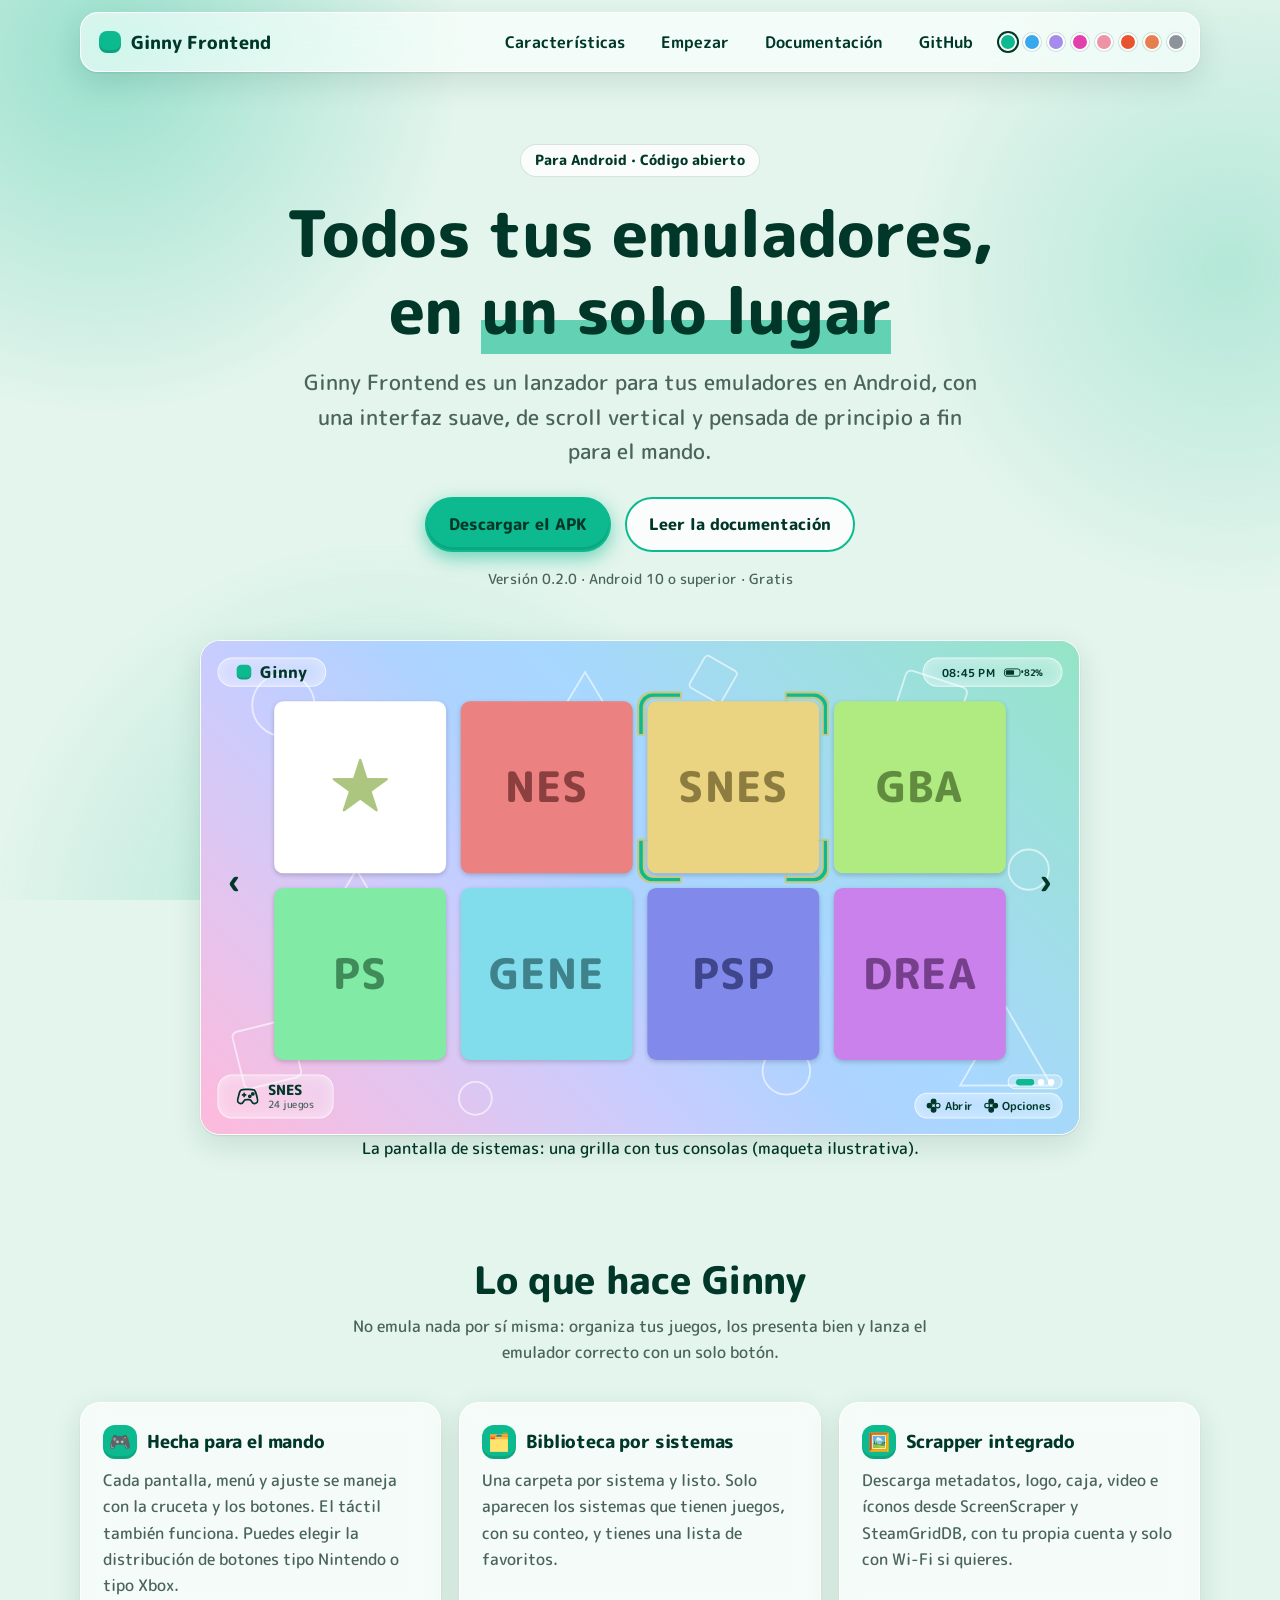
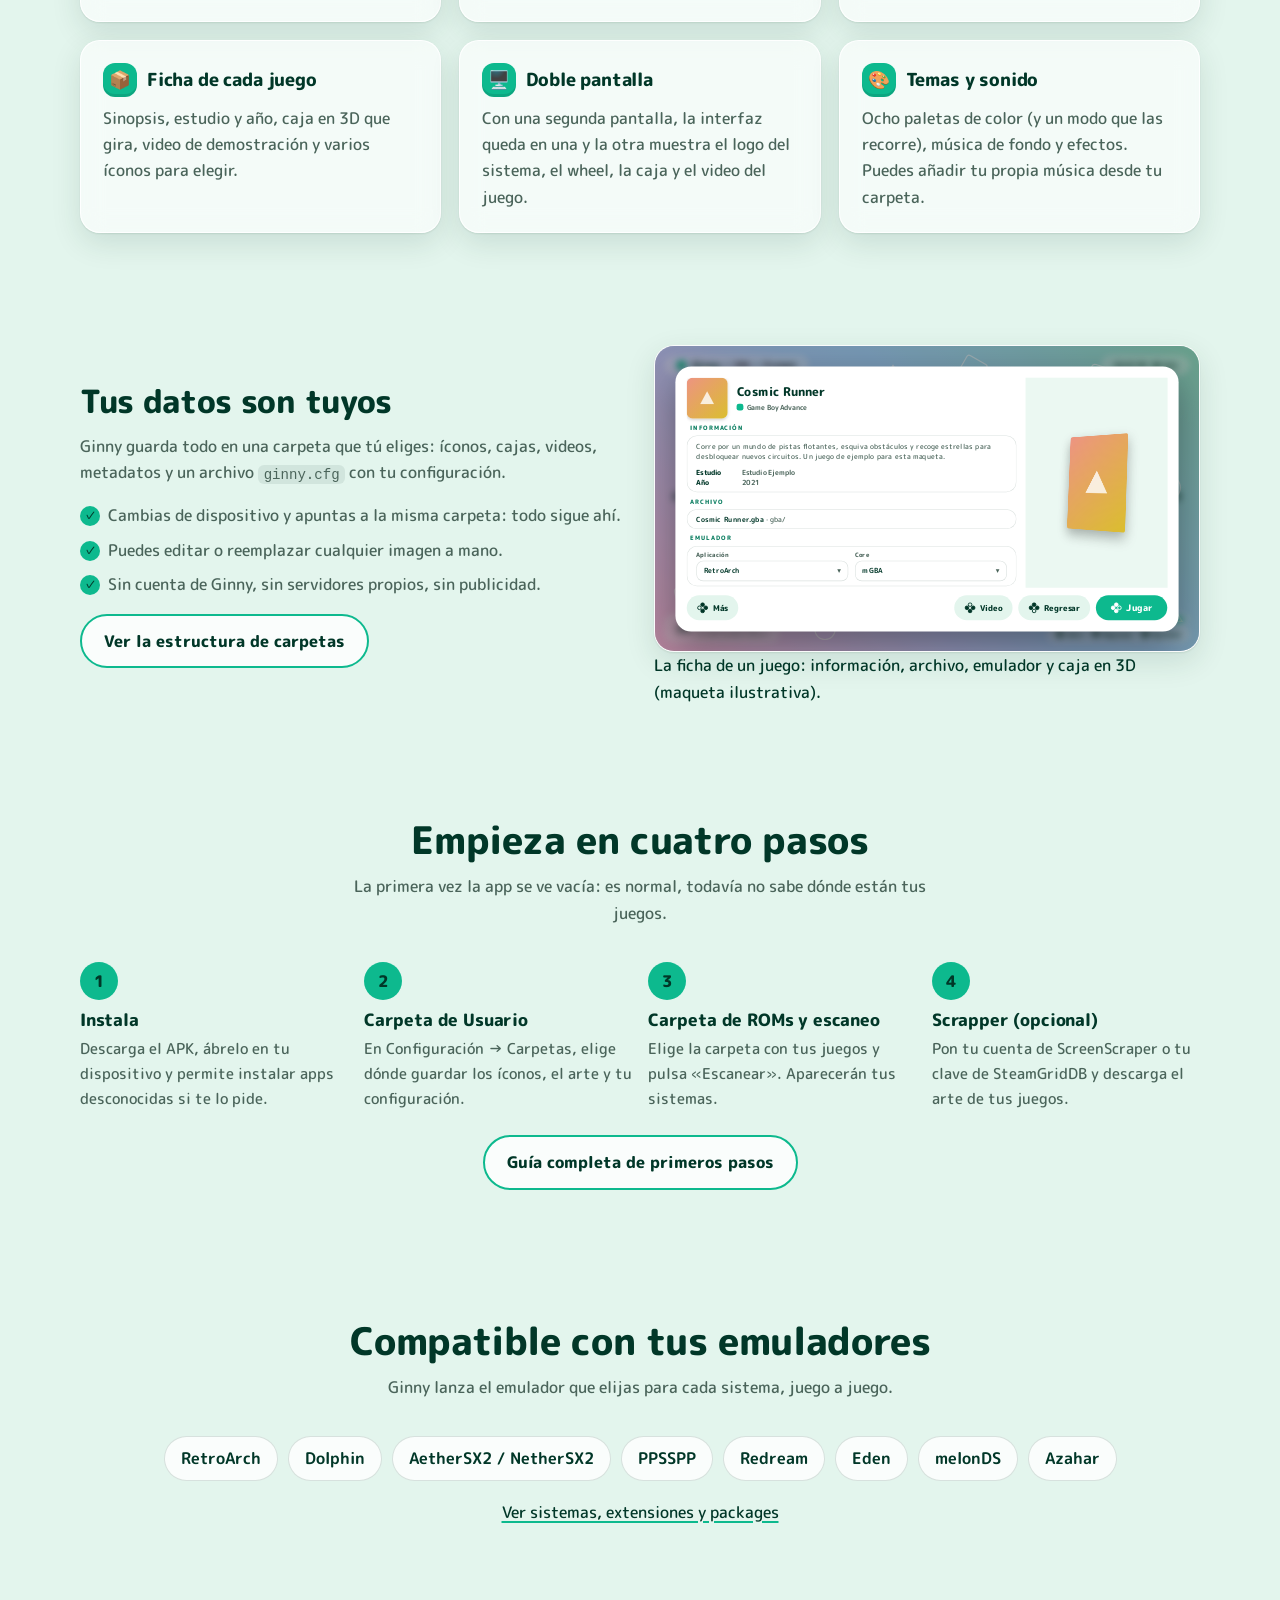
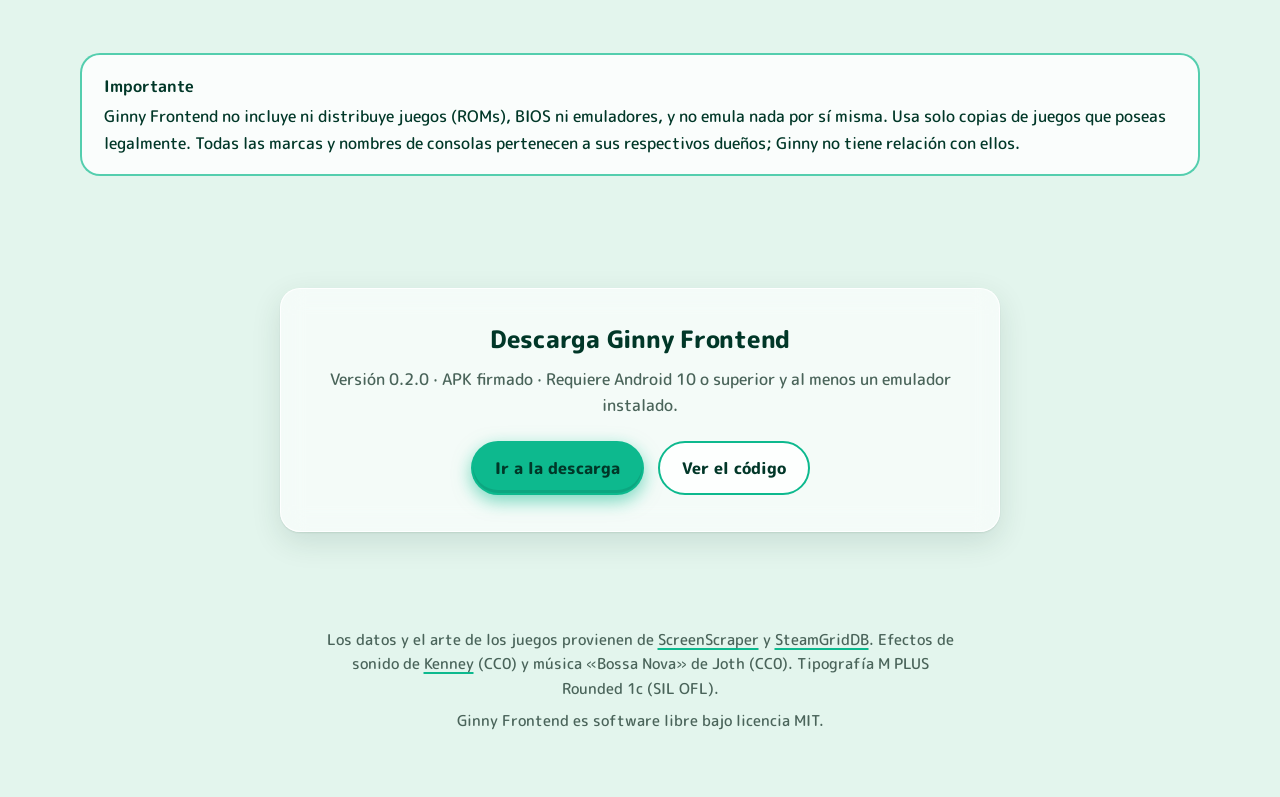
<file: site/index.html>
<!doctype html>
<html lang="es">
<head>
  <meta charset="utf-8">
  <meta name="viewport" content="width=device-width, initial-scale=1">
  <title>Ginny Frontend</title>
  <meta name="description" content="Ginny Frontend es un lanzador de emuladores para Android: biblioteca por sistemas, navegación completa con mando, ficha de cada juego y scrapper integrado.">
  <meta property="og:title" content="Ginny Frontend">
  <meta property="og:description" content="El lanzador para tus emuladores en Android, pensado para el mando.">
  <meta property="og:type" content="website">
  <link rel="icon" href="data:image/svg+xml,%3Csvg xmlns='http://www.w3.org/2000/svg' viewBox='0 0 32 32'%3E%3Crect width='32' height='32' rx='9' fill='%230db98e'/%3E%3C/svg%3E">
  <link rel="preconnect" href="https://fonts.googleapis.com">
  <link rel="preconnect" href="https://fonts.gstatic.com" crossorigin>
  <link href="https://fonts.googleapis.com/css2?family=M+PLUS+Rounded+1c:wght@500;700;800&display=swap" rel="stylesheet">
  <link rel="stylesheet" href="assets/style.css">
  <link rel="stylesheet" href="assets/mock.css">
</head>
<body>
  <header class="nav">
    <div class="wrap nav-inner">
      <a class="brand" href="./"><span class="brand-dot" aria-hidden="true"></span>Ginny Frontend</a>
      <a class="link hide-sm" href="#caracteristicas">Características</a>
      <a class="link hide-sm" href="#empezar">Empezar</a>
      <a class="link" href="docs.html">Documentación</a>
      <a class="link hide-sm" href="https://github.com/sanchezmendozajean/ginny-frontend">GitHub</a>
      <div class="themes" role="group" aria-label="Tema de color"></div>
    </div>
  </header>

  <main>
    <section class="hero wrap">
      <span class="eyebrow">Para Android · Código abierto</span>
      <h1>Todos tus emuladores, en <em>un solo lugar</em></h1>
      <p class="lead">Ginny Frontend es un lanzador para tus emuladores en Android, con una interfaz suave, de scroll vertical y pensada de principio a fin para el mando.</p>
      <div class="cta">
        <a class="btn primary" href="https://github.com/sanchezmendozajean/ginny-frontend/releases/latest">Descargar el APK</a>
        <a class="btn ghost" href="docs.html">Leer la documentación</a>
      </div>
      <p class="meta">Versión 0.2.0 · Android 10 o superior · Gratis</p>

      <figure class="shot">
          <div class="shot-frame mockframe" role="img" aria-label="Maqueta de la pantalla de sistemas"><div class="mock"><svg class="m-bgshapes"></svg><div class="m-ui">
<div class="m-header">
  <div class="m-glass"><span class="m-logo"></span><span class="m-hname">Ginny</span></div>
  <div class="m-glass"><span class="m-clock">08:45 PM</span><span class="m-batt"><i></i>82%</span></div>
</div><div class="m-content"><div class="m-arrow">‹</div><div class="m-grid" style="--cols:4"><div class="m-cell"><div class="m-tile"><span class="m-star">★</span></div></div><div class="m-cell"><div class="m-tile" style="background:#eb8181"><b style="color:#8c3f3f">NES</b></div></div><div class="m-cell"><div class="m-tile" style="background:#ebd481"><b style="color:#8c7c3f">SNES</b></div><div class="m-cursor"><span class="a"></span><span class="b"></span><span class="c"></span><span class="d"></span></div></div><div class="m-cell"><div class="m-tile" style="background:#afeb81"><b style="color:#618c3f">GBA</b></div></div><div class="m-cell"><div class="m-tile" style="background:#81eba6"><b style="color:#3f8c5a">PS</b></div></div><div class="m-cell"><div class="m-tile" style="background:#81ddeb"><b style="color:#3f828c">GENE</b></div></div><div class="m-cell"><div class="m-tile" style="background:#818aeb"><b style="color:#3f468c">PSP</b></div></div><div class="m-cell"><div class="m-tile" style="background:#cb81eb"><b style="color:#753f8c">DREA</b></div></div></div><div class="m-arrow">›</div></div>
<div class="m-footer">
  <div class="m-glass"><svg class="m-gp"></svg><div class="m-sel"><strong>SNES</strong><small>24 juegos</small></div></div>
  <div class="m-right">
    <div class="m-dots"><i class="on"></i><i></i><i></i></div>
    <div class="m-glass m-legend"><span class="m-leg"><i class="fb" data-b="A"></i>Abrir</span><span class="m-leg"><i class="fb" data-b="Y"></i>Opciones</span></div>
  </div>
</div></div></div></div>
          <figcaption>La pantalla de sistemas: una grilla con tus consolas (maqueta ilustrativa).</figcaption>
        </figure>
    </section>

    <section class="block wrap" id="caracteristicas">
      <div class="section-head">
        <h2>Lo que hace Ginny</h2>
        <p>No emula nada por sí misma: organiza tus juegos, los presenta bien y lanza el emulador correcto con un solo botón.</p>
      </div>
      <div class="grid">
        <article class="card"><h3><span class="ico" aria-hidden="true">🎮</span>Hecha para el mando</h3><p>Cada pantalla, menú y ajuste se maneja con la cruceta y los botones. El táctil también funciona. Puedes elegir la distribución de botones tipo Nintendo o tipo Xbox.</p></article>
        <article class="card"><h3><span class="ico" aria-hidden="true">🗂️</span>Biblioteca por sistemas</h3><p>Una carpeta por sistema y listo. Solo aparecen los sistemas que tienen juegos, con su conteo, y tienes una lista de favoritos.</p></article>
        <article class="card"><h3><span class="ico" aria-hidden="true">🖼️</span>Scrapper integrado</h3><p>Descarga metadatos, logo, caja, video e íconos desde ScreenScraper y SteamGridDB, con tu propia cuenta y solo con Wi-Fi si quieres.</p></article>
        <article class="card"><h3><span class="ico" aria-hidden="true">📦</span>Ficha de cada juego</h3><p>Sinopsis, estudio y año, caja en 3D que gira, video de demostración y varios íconos para elegir.</p></article>
        <article class="card"><h3><span class="ico" aria-hidden="true">🖥️</span>Doble pantalla</h3><p>Con una segunda pantalla, la interfaz queda en una y la otra muestra el logo del sistema, el wheel, la caja y el video del juego.</p></article>
        <article class="card"><h3><span class="ico" aria-hidden="true">🎨</span>Temas y sonido</h3><p>Ocho paletas de color (y un modo que las recorre), música de fondo y efectos. Puedes añadir tu propia música desde tu carpeta.</p></article>
      </div>
    </section>

    <section class="block wrap">
      <div class="two">
        <div>
          <h2>Tus datos son tuyos</h2>
          <p>Ginny guarda todo en una carpeta que tú eliges: íconos, cajas, videos, metadatos y un archivo <code>ginny.cfg</code> con tu configuración.</p>
          <ul class="ticks">
            <li>Cambias de dispositivo y apuntas a la misma carpeta: todo sigue ahí.</li>
            <li>Puedes editar o reemplazar cualquier imagen a mano.</li>
            <li>Sin cuenta de Ginny, sin servidores propios, sin publicidad.</li>
          </ul>
          <a class="btn ghost" href="docs.html#carpeta-usuario">Ver la estructura de carpetas</a>
        </div>
        <figure class="shot">
          <div class="shot-frame mockframe" role="img" aria-label="Maqueta de la ficha de un juego"><div class="mock"><svg class="m-bgshapes"></svg><div class="m-ui blurred">
<div class="m-header">
  <div class="m-glass"><span class="m-logo"></span><span class="m-hname">Ginny</span><span class="m-sep">/</span><span class="m-hsys">GBA</span><span class="m-sep">/</span><span class="m-hsys">8 juegos</span></div>
  <div class="m-glass"><span class="m-clock">08:45 PM</span><span class="m-batt"><i></i>82%</span></div>
</div><div class="m-content"><div class="m-arrow">‹</div><div class="m-grid" style="--cols:4"><div class="m-cell"><div class="m-tile g t" style="--gh:10"></div><div class="m-cursor"><span class="a"></span><span class="b"></span><span class="c"></span><span class="d"></span></div></div><div class="m-cell"><div class="m-tile g c" style="--gh:200"></div></div><div class="m-cell"><div class="m-tile g s" style="--gh:120"></div></div><div class="m-cell"><div class="m-tile g st" style="--gh:290"></div></div><div class="m-cell"><div class="m-tile g c" style="--gh:40"></div></div><div class="m-cell"><div class="m-tile g s" style="--gh:330"></div></div><div class="m-cell"><div class="m-tile g st" style="--gh:170"></div></div><div class="m-cell"><div class="m-tile g t" style="--gh:250"></div></div></div><div class="m-arrow">›</div></div>
<div class="m-footer">
  <div class="m-glass"><svg class="m-gp"></svg><div class="m-sel"><strong>Cosmic Runner</strong><small>Estudio Ejemplo (2021)</small></div></div>
  <div class="m-right">
    <div class="m-dots"><i class="on"></i></div>
    <div class="m-glass m-legend"><span class="m-leg"><i class="fb" data-b="A"></i>Abrir</span><span class="m-leg"><i class="fb" data-b="B"></i>Regresar</span><span class="m-leg"><i class="fb" data-b="Y"></i>Opciones</span></div>
  </div>
</div></div>
<div class="m-scrim"></div>
<div class="m-card"><div class="m-game">
  <div class="m-body">
    <div class="m-left">
      <div class="m-head"><div class="m-cell"><div class="m-tile g t" style="--gh:10"></div></div><div><h3>Cosmic Runner</h3><div class="m-chip"><i></i>Game Boy Advance</div></div></div>
      <div class="m-sec"><label>Información</label><div class="m-box"><p>Corre por un mundo de pistas flotantes, esquiva obstáculos y recoge estrellas para desbloquear nuevos circuitos. Un juego de ejemplo para esta maqueta.</p>
        <div class="m-fact"><b>Estudio</b><span>Estudio Ejemplo</span></div>
        <div class="m-fact"><b>Año</b><span>2021</span></div></div></div>
      <div class="m-sec"><label>Archivo</label><div class="m-box"><b style="font-size:13px">Cosmic Runner.gba</b> <span style="font-size:12px;color:var(--muted);font-weight:500">· gba/</span></div></div>
      <div class="m-sec"><label>Emulador</label><div class="m-box"><div class="m-two"><div><small>Aplicación</small><div class="m-drop">RetroArch</div></div><div><small>Core</small><div class="m-drop">mGBA</div></div></div></div></div>
    </div>
    <div class="m-side3d"><div class="m-box3d" style="--gh:10"><div class="s"></div><div class="f"></div></div></div>
  </div>
  
<div class="m-actions">
  <span class="m-act"><i class="fb big" data-b="Y"></i>Más</span>
  
  <span class="m-spacer"></span>
  <span class="m-act"><i class="fb big" data-b="X"></i>Video</span>
  <span class="m-act"><i class="fb big" data-b="B"></i>Regresar</span>
  <span class="m-act play"><i class="fb big" data-b="A"></i>Jugar</span>
</div>
  
</div></div></div></div>
          <figcaption>La ficha de un juego: información, archivo, emulador y caja en 3D (maqueta ilustrativa).</figcaption>
        </figure>
      </div>
    </section>

    <section class="block wrap" id="empezar">
      <div class="section-head">
        <h2>Empieza en cuatro pasos</h2>
        <p>La primera vez la app se ve vacía: es normal, todavía no sabe dónde están tus juegos.</p>
      </div>
      <ol class="steps">
        <li><h3>Instala</h3><p>Descarga el APK, ábrelo en tu dispositivo y permite instalar apps desconocidas si te lo pide.</p></li>
        <li><h3>Carpeta de Usuario</h3><p>En Configuración → Carpetas, elige dónde guardar los íconos, el arte y tu configuración.</p></li>
        <li><h3>Carpeta de ROMs y escaneo</h3><p>Elige la carpeta con tus juegos y pulsa «Escanear». Aparecerán tus sistemas.</p></li>
        <li><h3>Scrapper (opcional)</h3><p>Pon tu cuenta de ScreenScraper o tu clave de SteamGridDB y descarga el arte de tus juegos.</p></li>
      </ol>
      <p style="text-align:center;margin-top:24px"><a class="btn ghost" href="docs.html#primeros-pasos">Guía completa de primeros pasos</a></p>
    </section>

    <section class="block wrap">
      <div class="section-head">
        <h2>Compatible con tus emuladores</h2>
        <p>Ginny lanza el emulador que elijas para cada sistema, juego a juego.</p>
      </div>
      <ul class="chips">
        <li>RetroArch</li><li>Dolphin</li><li>AetherSX2 / NetherSX2</li><li>PPSSPP</li><li>Redream</li>
        <li>Eden</li><li>melonDS</li><li>Azahar</li>
      </ul>
      <p style="text-align:center;margin-top:18px"><a href="docs.html#emuladores">Ver sistemas, extensiones y packages</a></p>
    </section>

    <section class="block wrap">
      <div class="notice">
        <strong>Importante</strong>
        <p>Ginny Frontend no incluye ni distribuye juegos (ROMs), BIOS ni emuladores, y no emula nada por sí misma. Usa solo copias de juegos que poseas legalmente. Todas las marcas y nombres de consolas pertenecen a sus respectivos dueños; Ginny no tiene relación con ellos.</p>
      </div>
    </section>

    <section class="block wrap download" id="descargar">
      <div class="card">
        <h2>Descarga Ginny Frontend</h2>
        <p style="margin:12px 0 22px;color:var(--muted)">Versión 0.2.0 · APK firmado · Requiere Android 10 o superior y al menos un emulador instalado.</p>
        <div class="cta">
          <a class="btn primary" href="https://github.com/sanchezmendozajean/ginny-frontend/releases/latest">Ir a la descarga</a>
          <a class="btn ghost" href="https://github.com/sanchezmendozajean/ginny-frontend">Ver el código</a>
        </div>
      </div>
    </section>
  </main>

  <footer class="site wrap">
    <p>Los datos y el arte de los juegos provienen de <a href="https://www.screenscraper.fr">ScreenScraper</a> y <a href="https://www.steamgriddb.com">SteamGridDB</a>. Efectos de sonido de <a href="https://kenney.nl">Kenney</a> (CC0) y música «Bossa Nova» de Joth (CC0). Tipografía M PLUS Rounded 1c (SIL OFL).</p>
    <p>Ginny Frontend es software libre bajo licencia MIT.</p>
  </footer>

  <script src="assets/site.js"></script>
</body>
</html>
</file>
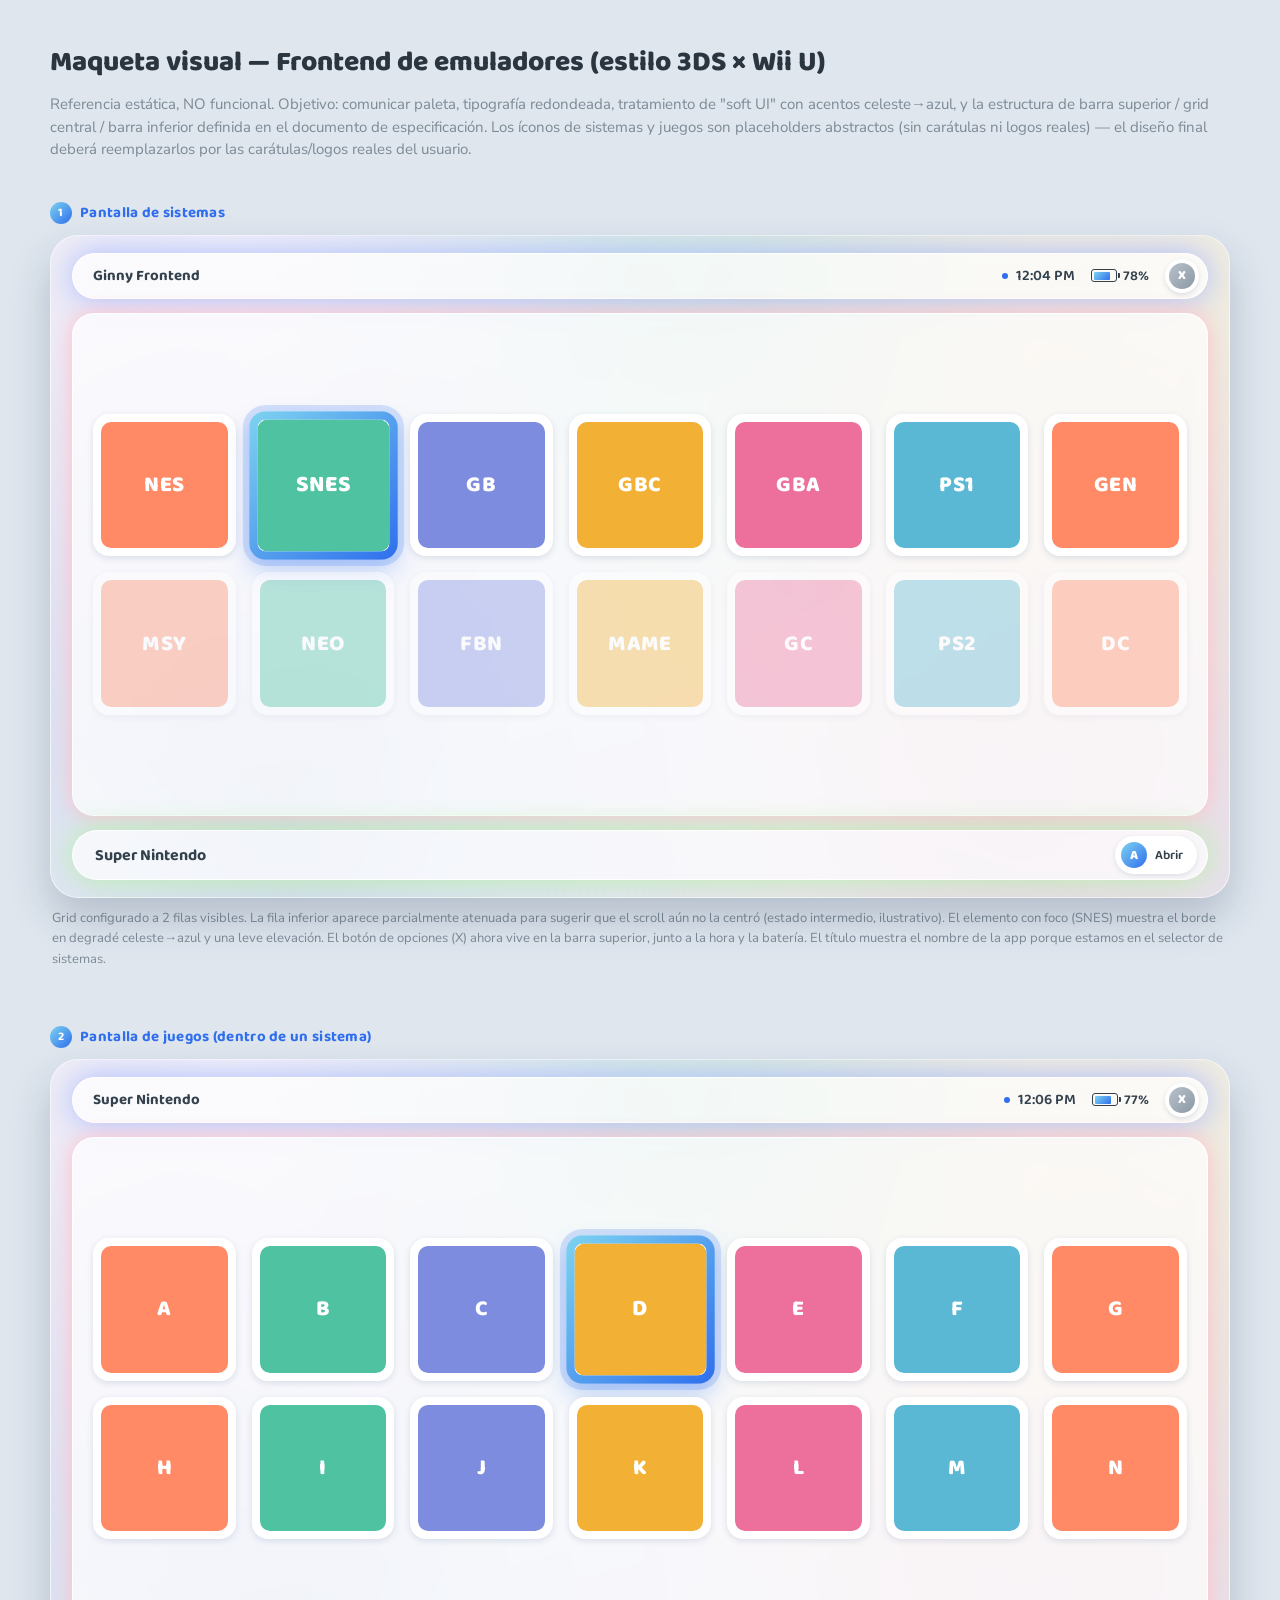
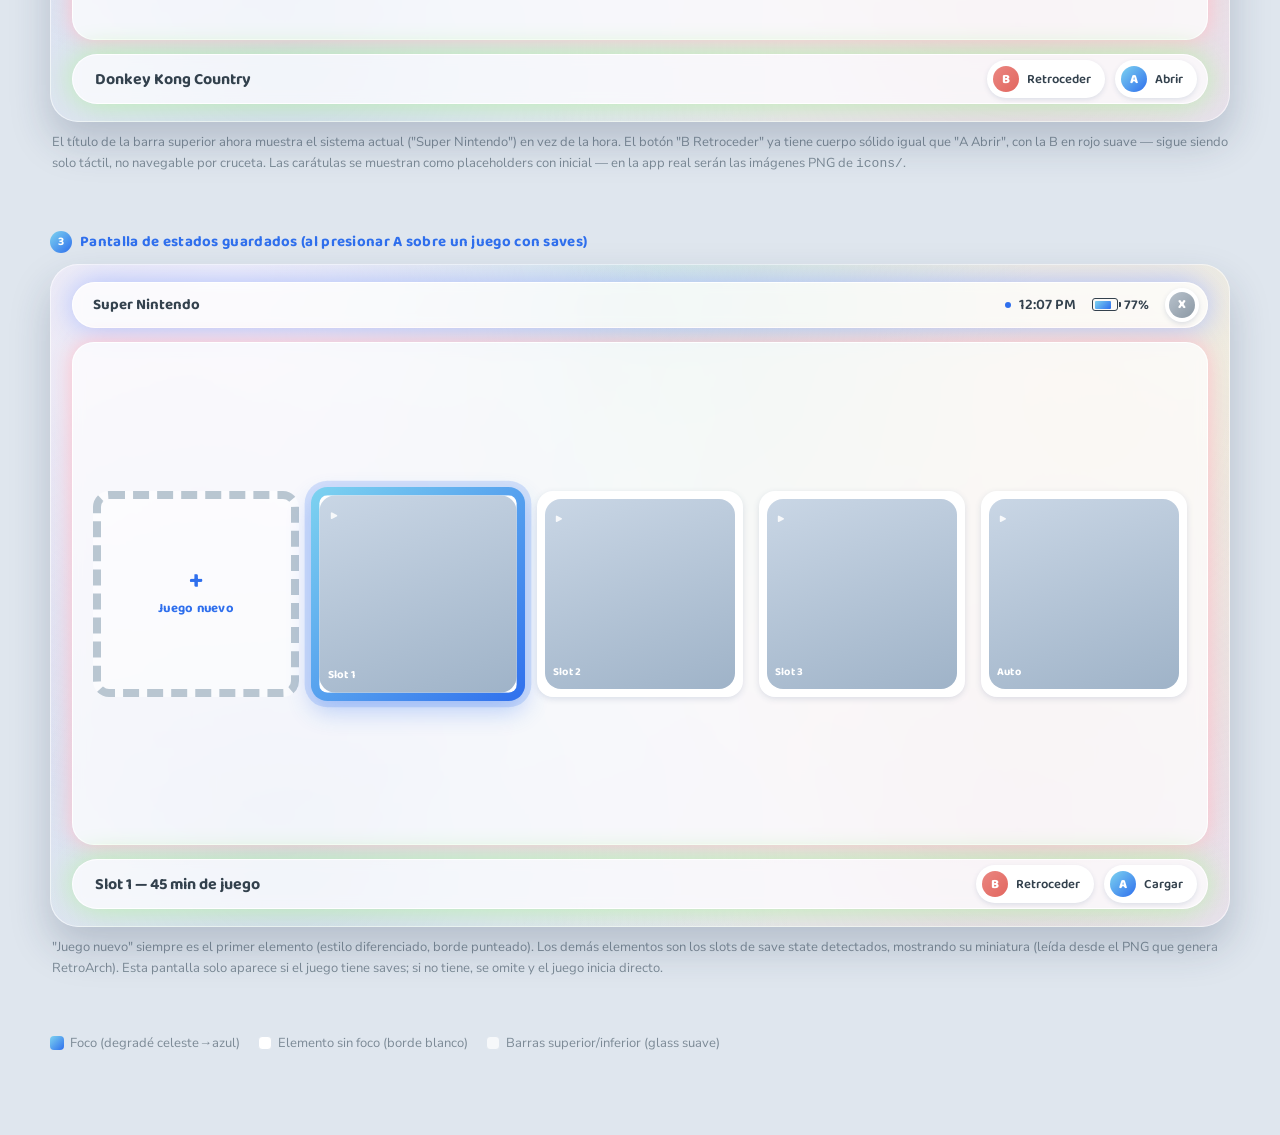
<file: docs/mockup-visual.html>
<!DOCTYPE html>
<html lang="es">
<head>
<meta charset="UTF-8">
<title>Maqueta visual — Frontend de emuladores</title>
<link rel="preconnect" href="https://fonts.googleapis.com">
<link href="https://fonts.googleapis.com/css2?family=Baloo+2:wght@500;600;700;800&family=Nunito+Sans:wght@400;600;700;800&display=swap" rel="stylesheet">
<style>
  :root{
    --bg-page: #dfe6ee;
    --shell-bg:
      radial-gradient(circle at 12% 18%, rgba(168,140,214,0.28), transparent 42%),
      radial-gradient(circle at 50% 6%, rgba(120,200,175,0.30), transparent 46%),
      radial-gradient(circle at 88% 20%, rgba(240,214,150,0.32), transparent 46%),
      radial-gradient(circle at 20% 88%, rgba(120,150,215,0.26), transparent 46%),
      radial-gradient(circle at 82% 85%, rgba(220,140,185,0.26), transparent 46%),
      linear-gradient(160deg,#f2f4f8 0%, #eaeef4 100%);
    --card-bg: #ffffff;
    --card-shadow: 0 6px 14px rgba(60,90,130,0.14), 0 1px 2px rgba(60,90,130,0.10);
    --text-primary: #33414d;
    --text-secondary: #7c8a96;
    --text-inverse: #ffffff;
    --accent-celeste: #7dd3f0;
    --accent-blue: #2f6fed;
    --accent-gradient: linear-gradient(135deg, var(--accent-celeste), var(--accent-blue));
    --accent-red: #e2665f;
    --accent-red-soft: #ea8781;
    --bar-bg: rgba(255,255,255,0.72);
    --bar-border: rgba(255,255,255,0.9);
    --unfocused-border: #ffffff;
    --unfocused-shadow: 0 2px 6px rgba(60,90,130,0.16);
    --radius-lg: 22px;
    --radius-md: 16px;
    --radius-sm: 10px;
    --system-a: #ff8a65;
    --system-b: #4fc3a1;
    --system-c: #7e8ce0;
    --system-d: #f2b134;
    --system-e: #ec6f9c;
    --system-f: #5bb8d4;
  }

  *{ box-sizing: border-box; }

  body{
    margin:0;
    background: var(--bg-page);
    font-family: 'Nunito Sans', sans-serif;
    color: var(--text-primary);
    padding: 40px 24px 80px;
  }

  .page-title{
    max-width: 1180px;
    margin: 0 auto 8px;
    font-family:'Baloo 2', sans-serif;
    font-weight:800;
    font-size: 28px;
    color:#2a3540;
  }
  .page-subtitle{
    max-width: 1180px;
    margin: 0 auto 40px;
    color: var(--text-secondary);
    font-size:15px;
    line-height:1.5;
  }

  .frame-block{
    max-width: 1180px;
    margin: 0 auto 56px;
  }
  .frame-label{
    font-family:'Baloo 2', sans-serif;
    font-weight:700;
    font-size: 15px;
    letter-spacing:.02em;
    color: var(--accent-blue);
    margin-bottom: 10px;
    display:flex;
    align-items:center;
    gap:8px;
  }
  .frame-label .num{
    width:22px; height:22px;
    border-radius:50%;
    background:var(--accent-gradient);
    color:#fff;
    font-size:12px;
    display:flex;align-items:center;justify-content:center;
  }
  .frame-note{
    font-size: 13px;
    color: var(--text-secondary);
    margin: 10px 2px 0;
    line-height:1.55;
  }

  /* ---------- Device shell ---------- */
  .shell{
    aspect-ratio: 16/9;
    width: 100%;
    background: var(--shell-bg);
    border-radius: 28px;
    box-shadow: 0 20px 40px rgba(30,50,80,0.22), inset 0 0 0 1px rgba(255,255,255,0.6);
    padding: 18px 22px;
    display:flex;
    flex-direction:column;
    position:relative;
    overflow:hidden;
  }
  .shell::before{
    content:"";
    position:absolute; inset:0;
    background: radial-gradient(circle at 15% 0%, rgba(255,255,255,0.55), transparent 45%);
    pointer-events:none;
  }

  /* ---------- Top bar ---------- */
  .topbar{
    height: 46px;
    background: var(--bar-bg);
    border: 1px solid var(--bar-border);
    border-radius: 999px;
    display:flex;
    align-items:center;
    justify-content:space-between;
    padding: 0 8px 0 20px;
    backdrop-filter: blur(6px);
    font-family:'Baloo 2', sans-serif;
    font-weight:600;
    font-size:15px;
    color: var(--text-primary);
    z-index:2;
    box-shadow: 0px 0px 30px #aabcfd;
  }
  .topbar-title{
    font-weight:700;
    font-size:15px;
    color: var(--text-primary);
    white-space:nowrap;
    overflow:hidden;
    text-overflow:ellipsis;
  }
  .topbar-right{
    display:flex;
    align-items:center;
    gap:16px;
  }
  .topbar .clock{ display:flex; align-items:center; gap:8px; }
  .topbar .clock .dot{ width:6px;height:6px;border-radius:50%; background:var(--accent-blue); }
  .battery{ display:flex; align-items:center; gap:6px; font-size:14px; }
  .battery-icon{
    width:26px; height:13px;
    border:1.6px solid var(--text-primary);
    border-radius:3px;
    position:relative;
    display:inline-block;
  }
  .battery-icon::after{
    content:"";
    position:absolute; right:-4px; top:3px;
    width:2.5px; height:5px;
    background:var(--text-primary);
    border-radius:0 1px 1px 0;
  }
  .battery-icon .fill{
    position:absolute; top:1.5px; left:1.5px; bottom:1.5px;
    width:70%;
    background: var(--accent-gradient);
    border-radius:1px;
  }
  .options-btn{
    width:34px; height:34px;
    border-radius:50%;
    display:flex; align-items:center; justify-content:center;
    background:#fff;
    box-shadow: 0 2px 5px rgba(60,90,130,0.16);
  }

  /* ---------- Grid panel (mismo cuerpo que las barras) ---------- */
  .grid-panel{
    flex:1;
    margin: 14px 0;
    background: var(--bar-bg);
    border: 1px solid var(--bar-border);
    border-radius: var(--radius-lg);
    backdrop-filter: blur(6px);
    padding: 20px;
    position:relative;
    z-index:2;
    display:flex;
    align-items:center;
    box-shadow: 0px 0px 20px pink;
  }
  .grid{
    width:100%;
    display:grid;
    gap: 16px;
  }
  .grid.systems{ grid-template-columns: repeat(7, 1fr); }
  .grid.games{ grid-template-columns: repeat(7, 1fr); }
  .grid.saves{ grid-template-columns: repeat(5, 1fr); }

  .tile{
    aspect-ratio: 1/1;
    border-radius: var(--radius-md);
    background: var(--card-bg);
    border: 8px solid var(--unfocused-border);
    box-shadow: var(--unfocused-shadow);
    display:flex;
    align-items:center;
    justify-content:center;
    position:relative;
    overflow:hidden;
    font-family:'Baloo 2', sans-serif;
    transition: transform .15s ease, box-shadow .15s ease;
  }
  .tile.focused{
    border: 8px solid transparent;
    background-image: linear-gradient(var(--card-bg), var(--card-bg)), var(--accent-gradient);
    background-origin: border-box;
    background-clip: padding-box, border-box;
    box-shadow: 0 0 0 6px rgba(47,111,237,0.18), 0 10px 22px rgba(47,111,237,0.30);
    transform: scale(1.04);
  }
  .tile-glyph{
    width:100%; height:100%;
    border-radius: 10px;
    display:flex; align-items:center; justify-content:center;
    color:#fff;
    font-weight:800;
    font-size: clamp(14px, 2.2vw, 22px);
    letter-spacing:.02em;
  }
  .tile-fade{
    opacity:.38;
  }

  /* system color rotation */
  .tile:nth-child(7n+1) .tile-glyph{ background: var(--system-a); }
  .tile:nth-child(7n+2) .tile-glyph{ background: var(--system-b); }
  .tile:nth-child(7n+3) .tile-glyph{ background: var(--system-c); }
  .tile:nth-child(7n+4) .tile-glyph{ background: var(--system-d); }
  .tile:nth-child(7n+5) .tile-glyph{ background: var(--system-e); }
  .tile:nth-child(7n+6) .tile-glyph{ background: var(--system-f); }
  .tile:nth-child(7n+0) .tile-glyph{ background: var(--system-a); }

  .tile.newgame{
    border-style: dashed;
    border-color:#b9c6d1;
    box-shadow:none;
    background: rgba(255,255,255,0.5);
  }
  .tile.newgame .tile-glyph{
    background:transparent;
    color: var(--accent-blue);
    flex-direction:column;
    gap:4px;
    font-size:13px;
    font-weight:700;
  }
  .tile.newgame .plus{
    font-size:26px;
    line-height:1;
  }

  .tile.savecard .tile-glyph{
    width:100%; height:100%;
    border-radius: var(--radius-md);
    background: linear-gradient(160deg,#c9d6e5,#9fb3c8);
    flex-direction:column;
    justify-content:flex-end;
    align-items:flex-start;
    padding:8px;
    color:#fff;
    font-size:11px;
    font-weight:700;
  }
  .tile.savecard .tile-glyph::before{
    content:"▶";
    position:absolute;
    top:10px; left:10px;
    font-size:12px;
    opacity:.85;
  }

  /* ---------- Bottom bar ---------- */
  .bottombar{
    height: 50px;
    background: var(--bar-bg);
    border: 1px solid var(--bar-border);
    border-radius: 999px;
    display:flex;
    align-items:center;
    justify-content:space-between;
    padding: 0 10px 0 22px;
    backdrop-filter: blur(6px);
    z-index:2;
    box-shadow: 0px 0px 30px #baf1ac;
  }
  .selected-name{
    font-family:'Baloo 2', sans-serif;
    font-weight:700;
    font-size:16px;
    color: var(--text-primary);
  }
  .bottom-actions{
    display:flex;
    align-items:center;
    gap:10px;
  }
  .action-pill{
    display:flex;
    align-items:center;
    gap:8px;
    background:#fff;
    border-radius:999px;
    padding:6px 14px 6px 6px;
    box-shadow: 0 2px 5px rgba(60,90,130,0.14);
    font-family:'Baloo 2', sans-serif;
    font-weight:600;
    font-size:13px;
    color: var(--text-primary);
  }
  .badge{
    width:26px; height:26px;
    border-radius:50%;
    display:flex; align-items:center; justify-content:center;
    font-weight:800;
    font-size:13px;
    color:#fff;
  }
  .badge.a{ background: var(--accent-gradient); }
  .badge.x{ background: linear-gradient(135deg,#b8c2cc,#8b98a4); }
  .badge.b{ background: linear-gradient(135deg, var(--accent-red-soft), var(--accent-red)); color:#fff; }

  /* legend */
  .legend{
    max-width:1180px;
    margin: 0 auto 4px;
    display:flex;
    flex-wrap:wrap;
    gap:18px;
    font-size:13px;
    color: var(--text-secondary);
  }
  .legend span{ display:flex; align-items:center; gap:6px; }
  .swatch{ width:14px;height:14px;border-radius:4px; display:inline-block; }
</style>
</head>
<body>

  <div class="page-title">Maqueta visual — Frontend de emuladores (estilo 3DS × Wii U)</div>
  <div class="page-subtitle">
    Referencia estática, NO funcional. Objetivo: comunicar paleta, tipografía redondeada, tratamiento de "soft UI" con acentos celeste→azul,
    y la estructura de barra superior / grid central / barra inferior definida en el documento de especificación. Los íconos de sistemas y juegos
    son placeholders abstractos (sin carátulas ni logos reales) — el diseño final deberá reemplazarlos por las carátulas/logos reales del usuario.
  </div>

  <!-- FRAME 1: Systems screen -->
  <div class="frame-block">
    <div class="frame-label"><span class="num">1</span> Pantalla de sistemas</div>
    <div class="shell">
      <div class="topbar">
        <div class="topbar-title">Ginny Frontend</div>
        <div class="topbar-right">
          <div class="clock"><span class="dot"></span> 12:04 PM</div>
          <div class="battery">
            <span class="battery-icon"><span class="fill"></span></span>
            78%
          </div>
          <div class="options-btn"><span class="badge x">X</span></div>
        </div>
      </div>
      <div class="grid-panel">
        <div class="grid systems">
          <div class="tile"><div class="tile-glyph">NES</div></div>
          <div class="tile focused"><div class="tile-glyph">SNES</div></div>
          <div class="tile"><div class="tile-glyph">GB</div></div>
          <div class="tile"><div class="tile-glyph">GBC</div></div>
          <div class="tile"><div class="tile-glyph">GBA</div></div>
          <div class="tile"><div class="tile-glyph">PS1</div></div>
          <div class="tile"><div class="tile-glyph">GEN</div></div>
          <div class="tile tile-fade"><div class="tile-glyph">MSY</div></div>
          <div class="tile tile-fade"><div class="tile-glyph">NEO</div></div>
          <div class="tile tile-fade"><div class="tile-glyph">FBN</div></div>
          <div class="tile tile-fade"><div class="tile-glyph">MAME</div></div>
          <div class="tile tile-fade"><div class="tile-glyph">GC</div></div>
          <div class="tile tile-fade"><div class="tile-glyph">PS2</div></div>
          <div class="tile tile-fade"><div class="tile-glyph">DC</div></div>
        </div>
      </div>
      <div class="bottombar">
        <div class="selected-name">Super Nintendo</div>
        <div class="bottom-actions">
          <div class="action-pill"><span class="badge a">A</span> Abrir</div>
        </div>
      </div>
    </div>
    <div class="frame-note">
      Grid configurado a 2 filas visibles. La fila inferior aparece parcialmente atenuada para sugerir que el scroll aún no la centró
      (estado intermedio, ilustrativo). El elemento con foco (SNES) muestra el borde en degradé celeste→azul y una leve elevación.
      El botón de opciones (X) ahora vive en la barra superior, junto a la hora y la batería. El título muestra el nombre de la app
      porque estamos en el selector de sistemas.
    </div>
  </div>

  <!-- FRAME 2: Games screen -->
  <div class="frame-block">
    <div class="frame-label"><span class="num">2</span> Pantalla de juegos (dentro de un sistema)</div>
    <div class="shell">
      <div class="topbar">
        <div class="topbar-title">Super Nintendo</div>
        <div class="topbar-right">
          <div class="clock"><span class="dot"></span> 12:06 PM</div>
          <div class="battery">
            <span class="battery-icon"><span class="fill"></span></span>
            77%
          </div>
          <div class="options-btn"><span class="badge x">X</span></div>
        </div>
      </div>
      <div class="grid-panel">
        <div class="grid games">
          <div class="tile"><div class="tile-glyph">A</div></div>
          <div class="tile"><div class="tile-glyph">B</div></div>
          <div class="tile"><div class="tile-glyph">C</div></div>
          <div class="tile focused"><div class="tile-glyph">D</div></div>
          <div class="tile"><div class="tile-glyph">E</div></div>
          <div class="tile"><div class="tile-glyph">F</div></div>
          <div class="tile"><div class="tile-glyph">G</div></div>
          <div class="tile"><div class="tile-glyph">H</div></div>
          <div class="tile"><div class="tile-glyph">I</div></div>
          <div class="tile"><div class="tile-glyph">J</div></div>
          <div class="tile"><div class="tile-glyph">K</div></div>
          <div class="tile"><div class="tile-glyph">L</div></div>
          <div class="tile"><div class="tile-glyph">M</div></div>
          <div class="tile"><div class="tile-glyph">N</div></div>
        </div>
      </div>
      <div class="bottombar">
        <div class="selected-name">Donkey Kong Country</div>
        <div class="bottom-actions">
          <div class="action-pill"><span class="badge b">B</span> Retroceder</div>
          <div class="action-pill"><span class="badge a">A</span> Abrir</div>
        </div>
      </div>
    </div>
    <div class="frame-note">
      El título de la barra superior ahora muestra el sistema actual ("Super Nintendo") en vez de la hora. El botón "B Retroceder"
      ya tiene cuerpo sólido igual que "A Abrir", con la B en rojo suave — sigue siendo solo táctil, no navegable por cruceta.
      Las carátulas se muestran como placeholders con inicial — en la app real serán las imágenes PNG de <code>icons/</code>.
    </div>
  </div>

  <!-- FRAME 3: Save states screen -->
  <div class="frame-block">
    <div class="frame-label"><span class="num">3</span> Pantalla de estados guardados (al presionar A sobre un juego con saves)</div>
    <div class="shell">
      <div class="topbar">
        <div class="topbar-title">Super Nintendo</div>
        <div class="topbar-right">
          <div class="clock"><span class="dot"></span> 12:07 PM</div>
          <div class="battery">
            <span class="battery-icon"><span class="fill"></span></span>
            77%
          </div>
          <div class="options-btn"><span class="badge x">X</span></div>
        </div>
      </div>
      <div class="grid-panel">
        <div class="grid saves">
          <div class="tile newgame"><div class="tile-glyph"><span class="plus">+</span>Juego nuevo</div></div>
          <div class="tile focused savecard"><div class="tile-glyph">Slot 1</div></div>
          <div class="tile savecard"><div class="tile-glyph">Slot 2</div></div>
          <div class="tile savecard"><div class="tile-glyph">Slot 3</div></div>
          <div class="tile savecard"><div class="tile-glyph">Auto</div></div>
        </div>
      </div>
      <div class="bottombar">
        <div class="selected-name">Slot 1 — 45 min de juego</div>
        <div class="bottom-actions">
          <div class="action-pill"><span class="badge b">B</span> Retroceder</div>
          <div class="action-pill"><span class="badge a">A</span> Cargar</div>
        </div>
      </div>
    </div>
    <div class="frame-note">
      "Juego nuevo" siempre es el primer elemento (estilo diferenciado, borde punteado). Los demás elementos son los slots de save state
      detectados, mostrando su miniatura (leída desde el PNG que genera RetroArch). Esta pantalla solo aparece si el juego tiene saves;
      si no tiene, se omite y el juego inicia directo.
    </div>
  </div>

  <div class="legend">
    <span><span class="swatch" style="background:var(--accent-gradient)"></span> Foco (degradé celeste→azul)</span>
    <span><span class="swatch" style="background:#fff;border:1px solid #dfe6ee"></span> Elemento sin foco (borde blanco)</span>
    <span><span class="swatch" style="background:var(--bar-bg);border:1px solid #dfe6ee"></span> Barras superior/inferior (glass suave)</span>
  </div>

</body>
</html>
</file>
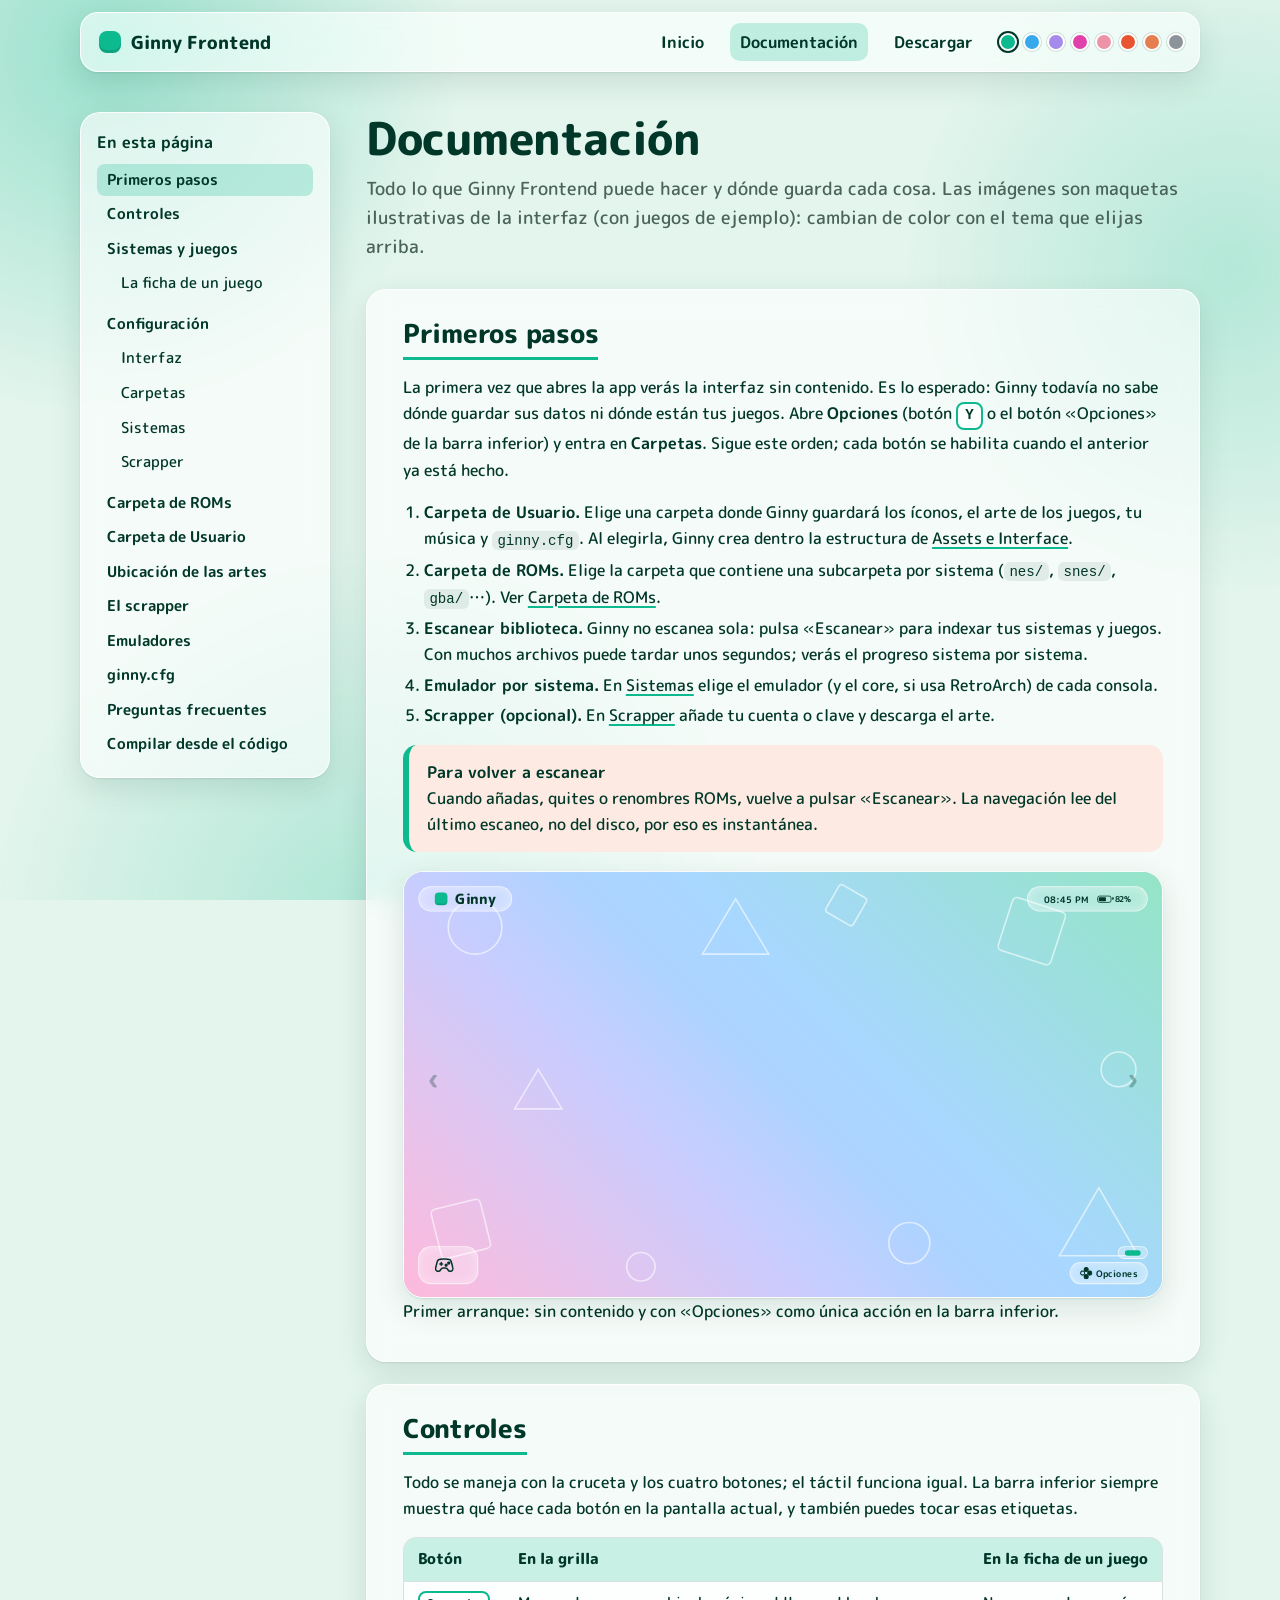
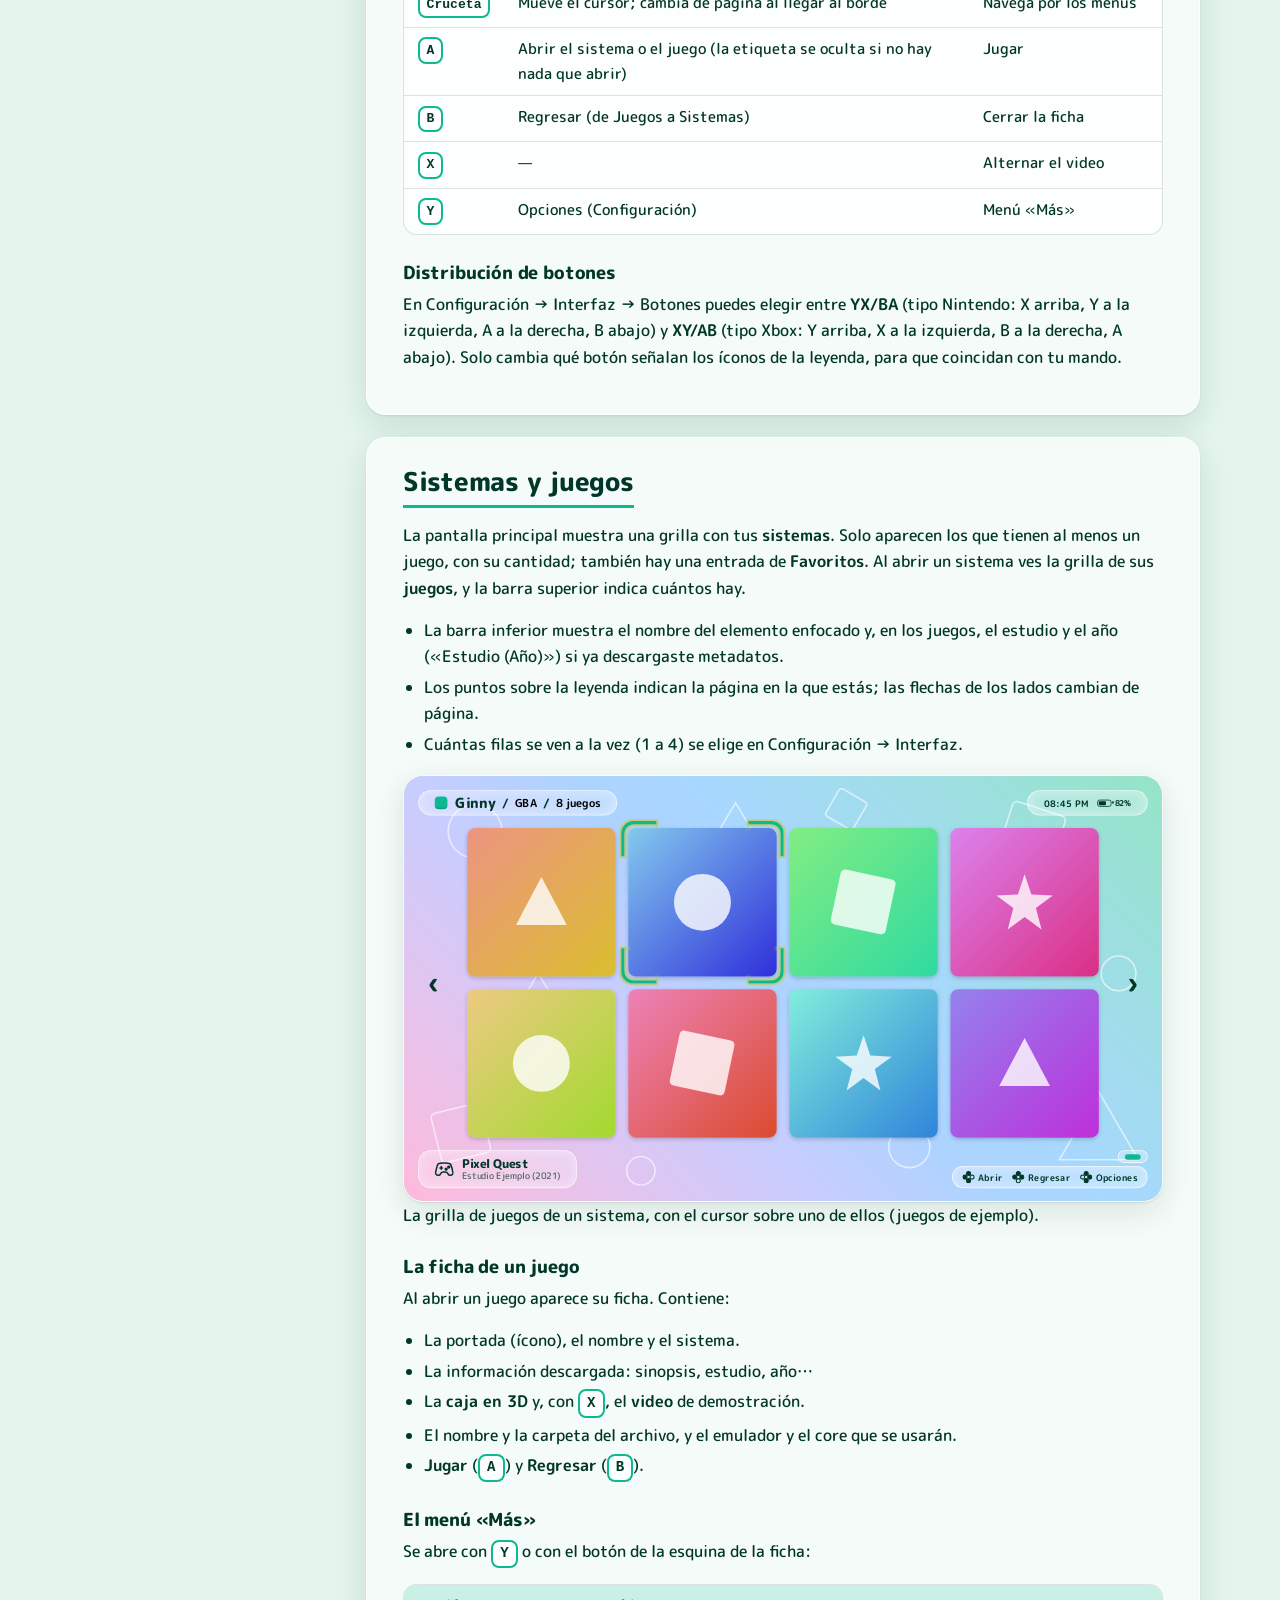
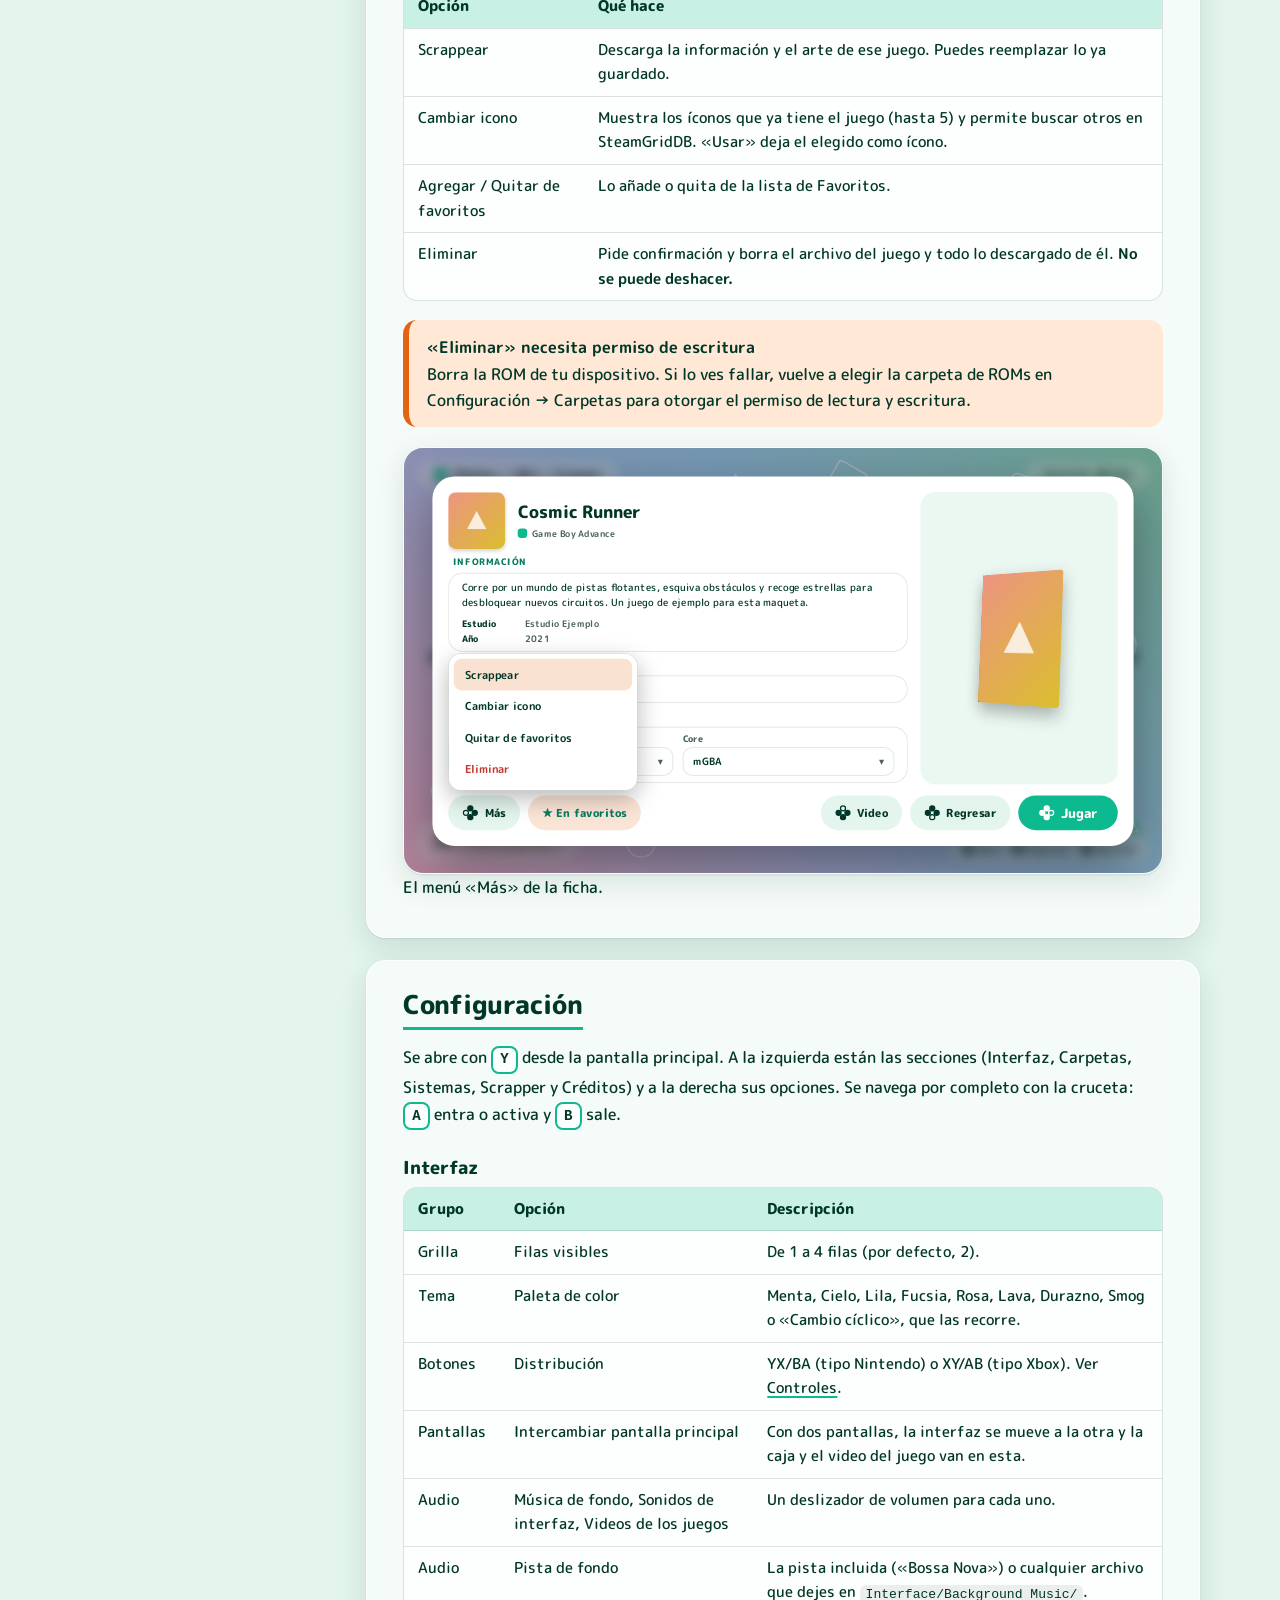
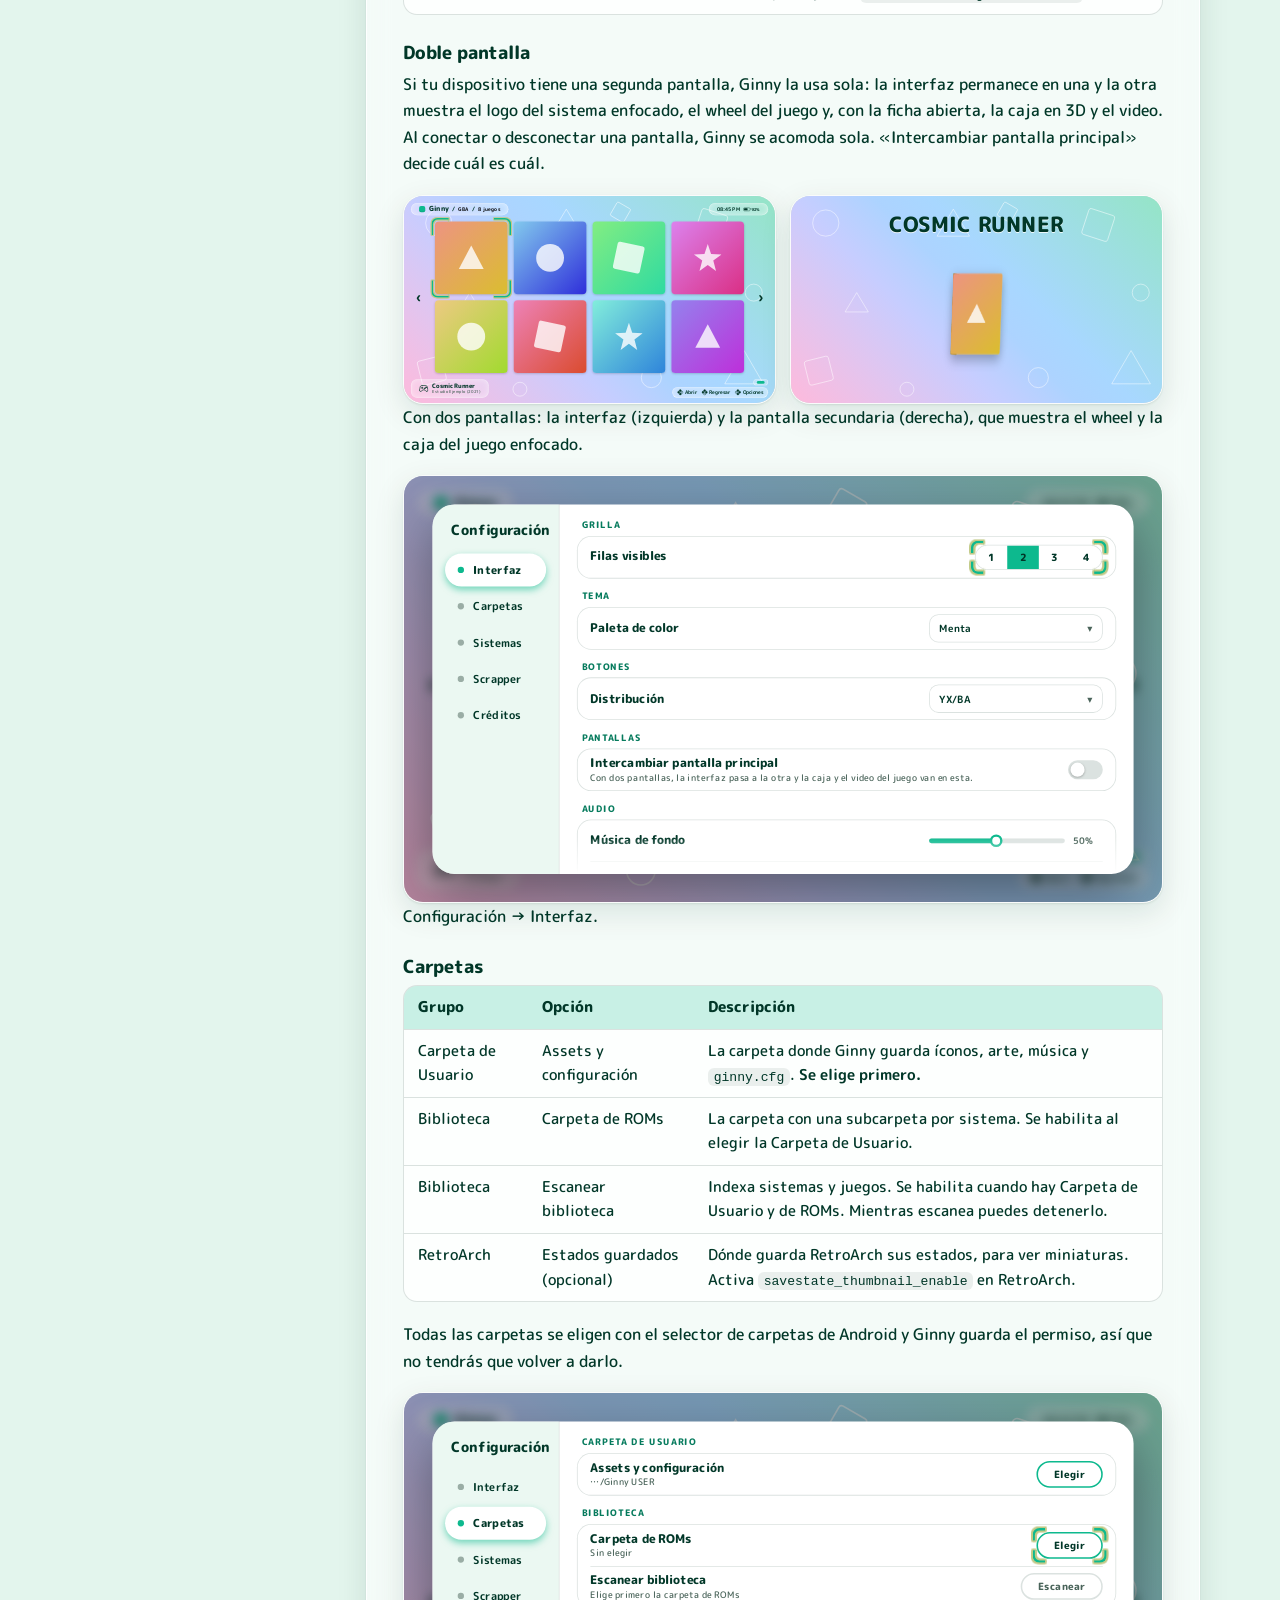
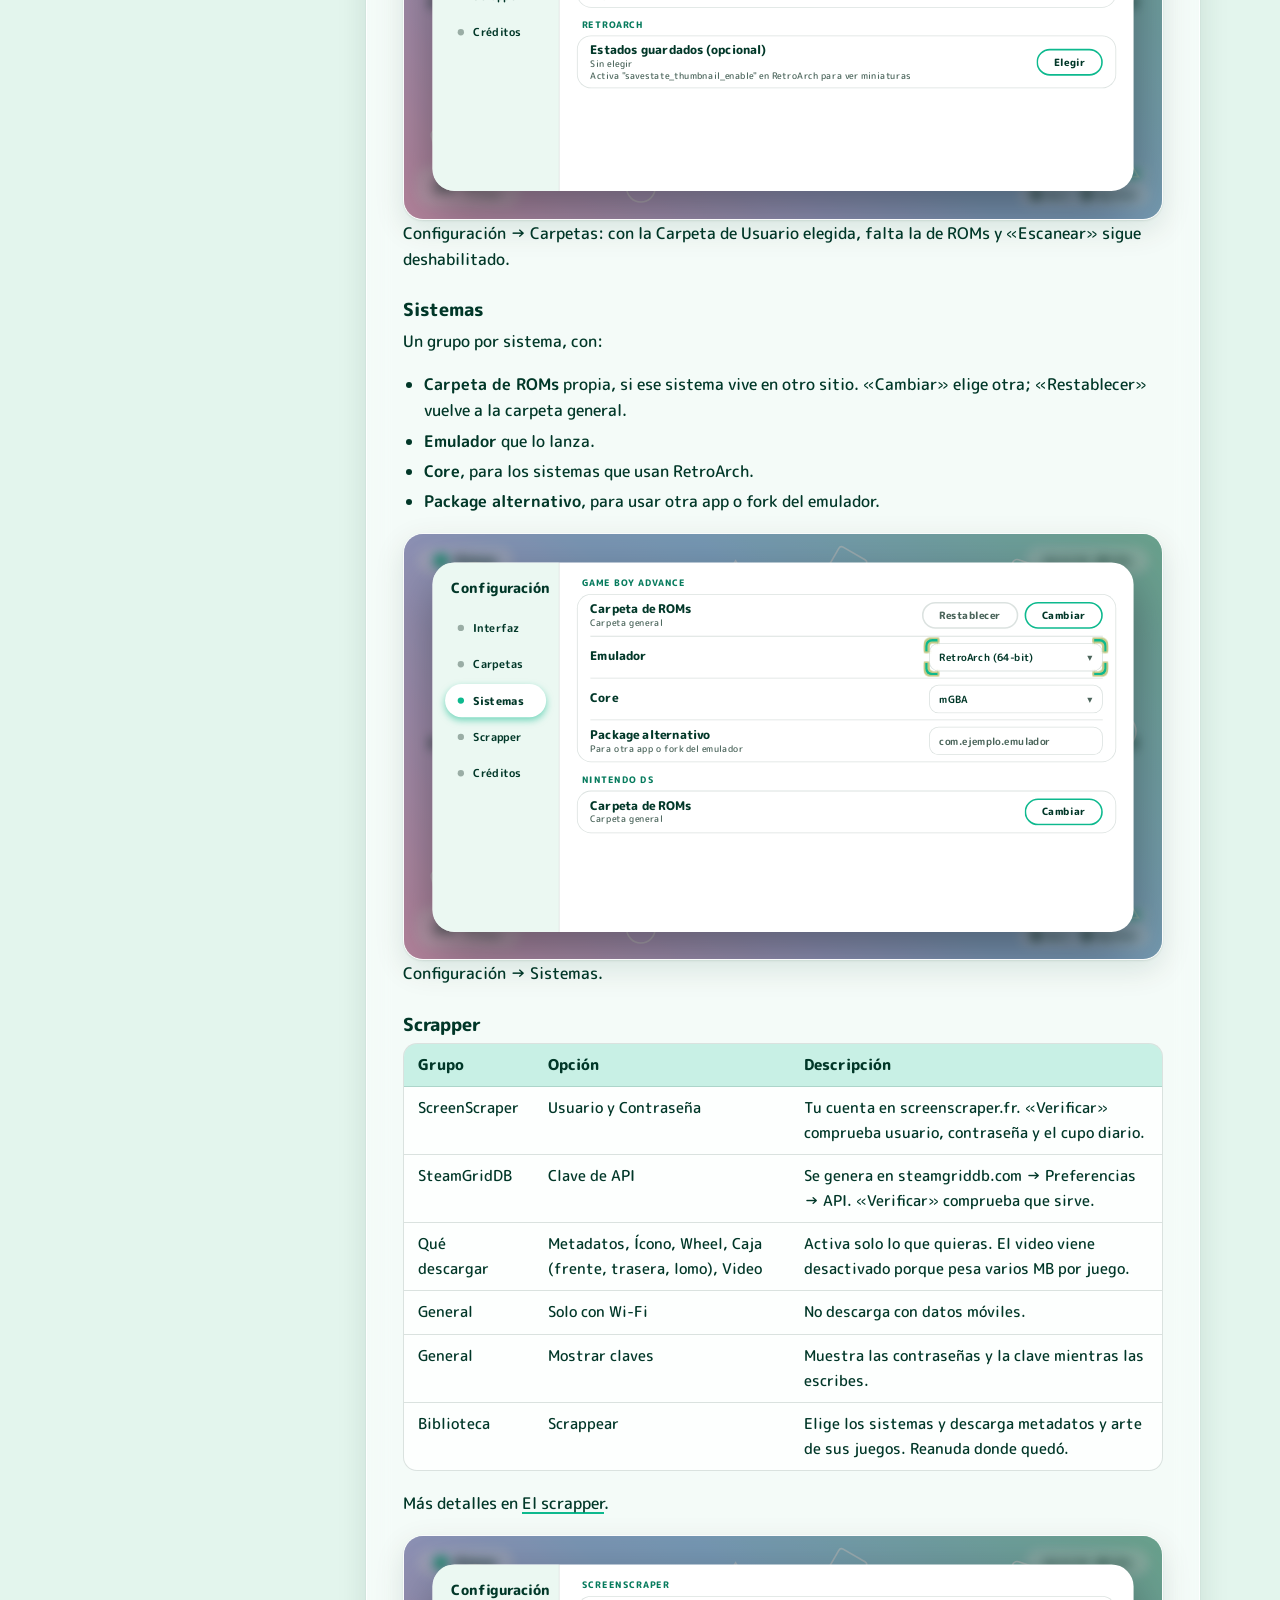
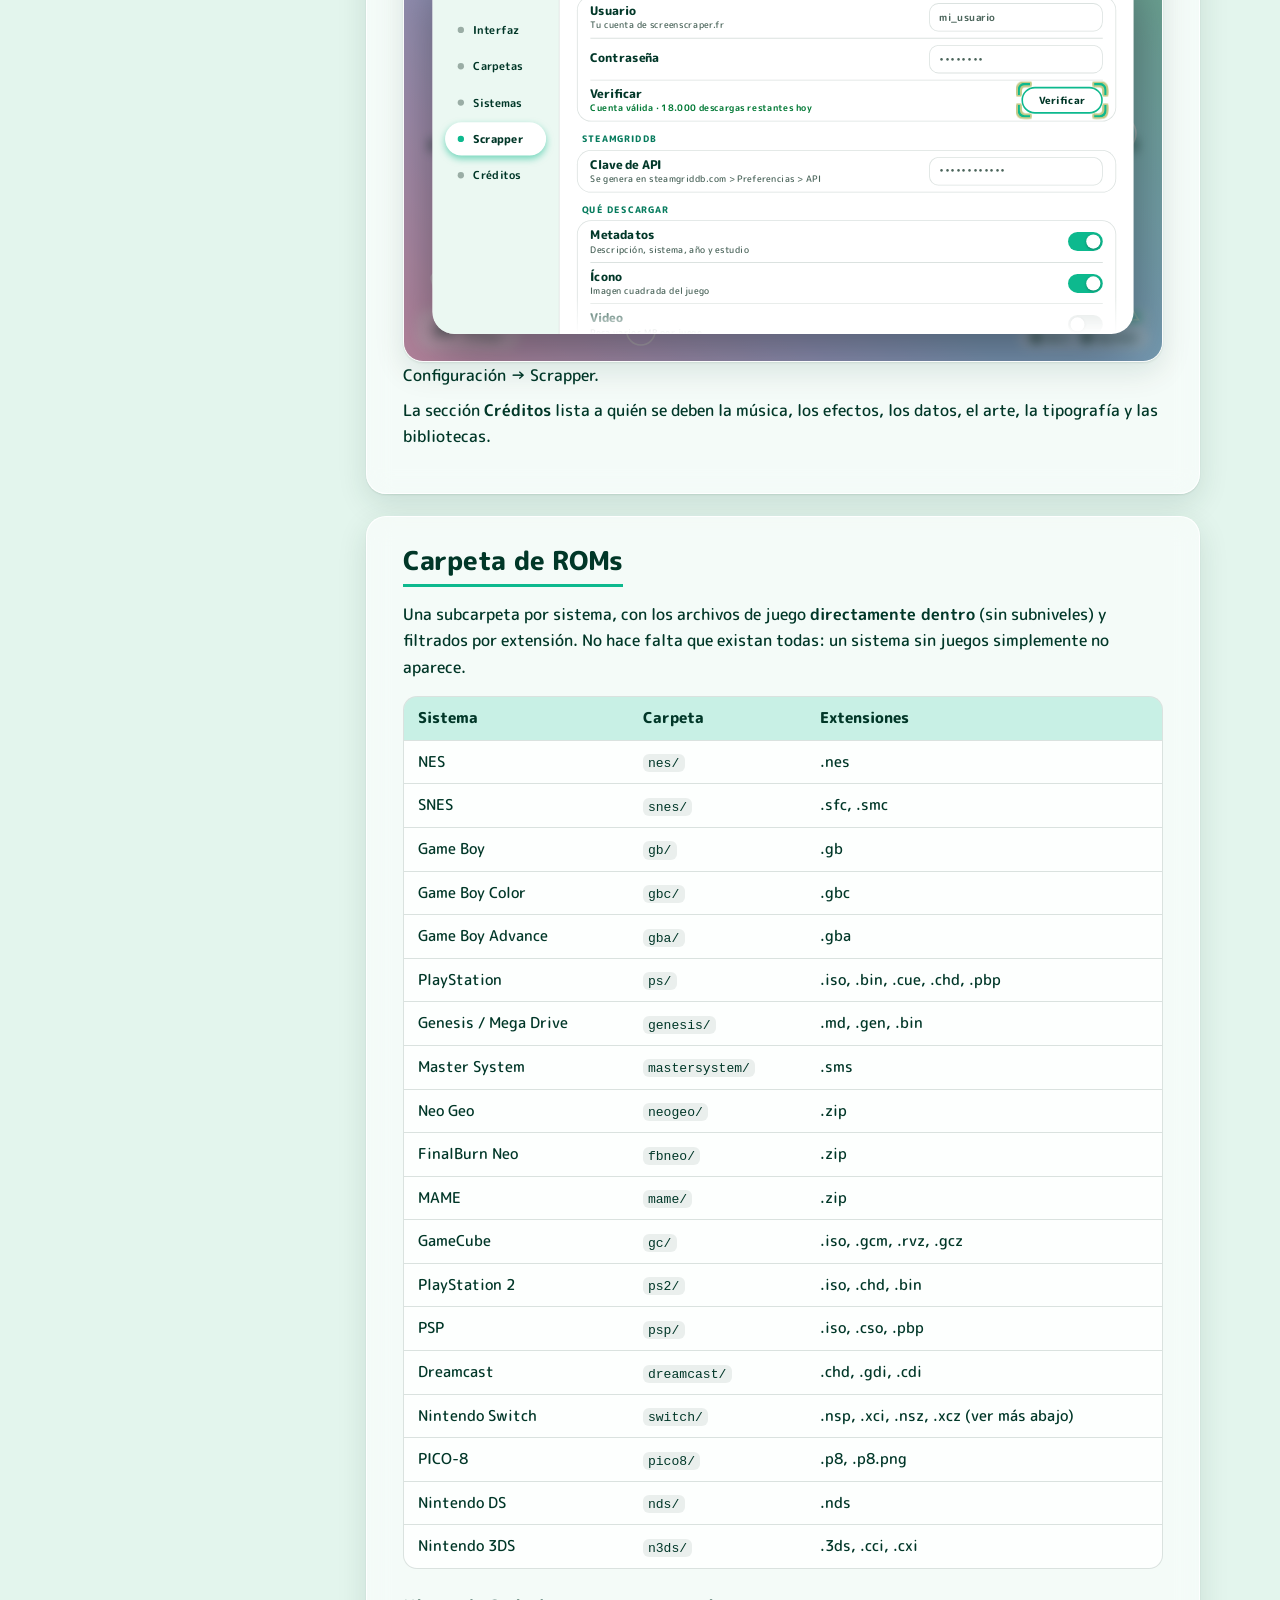
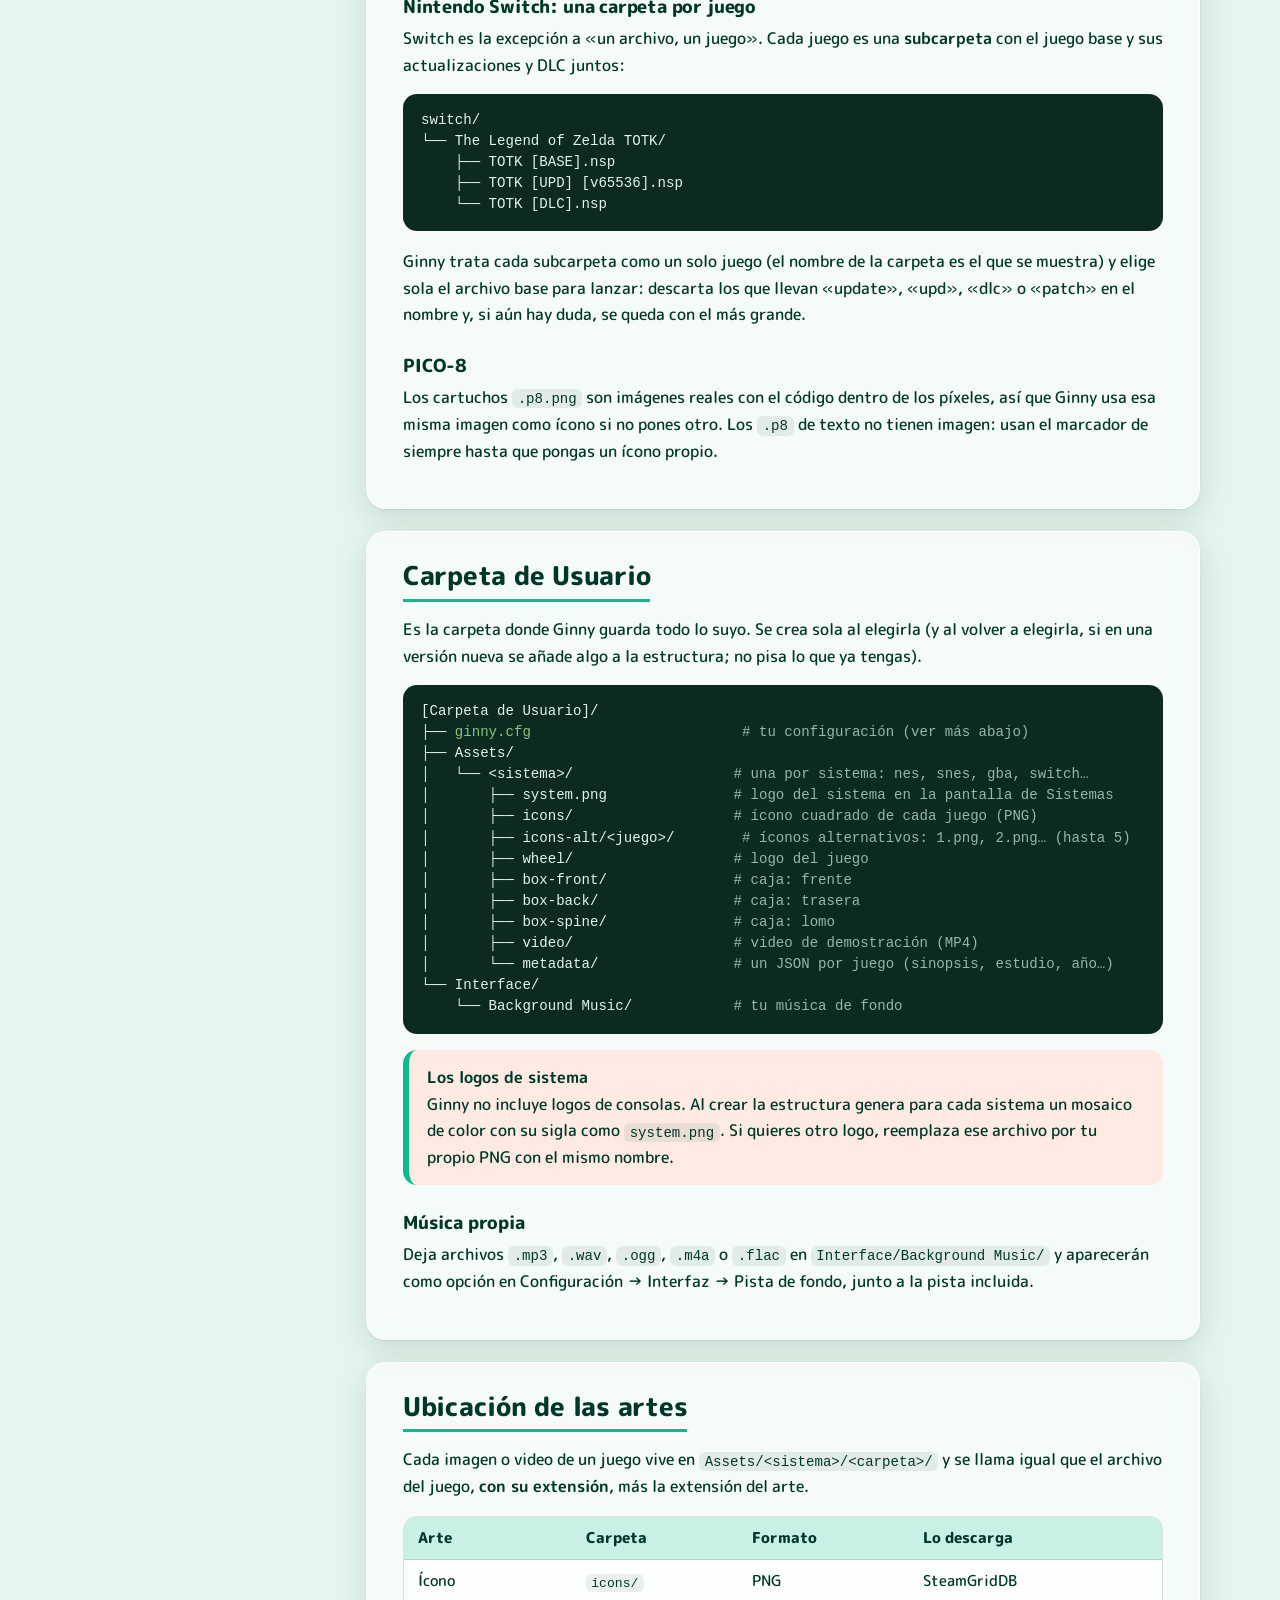
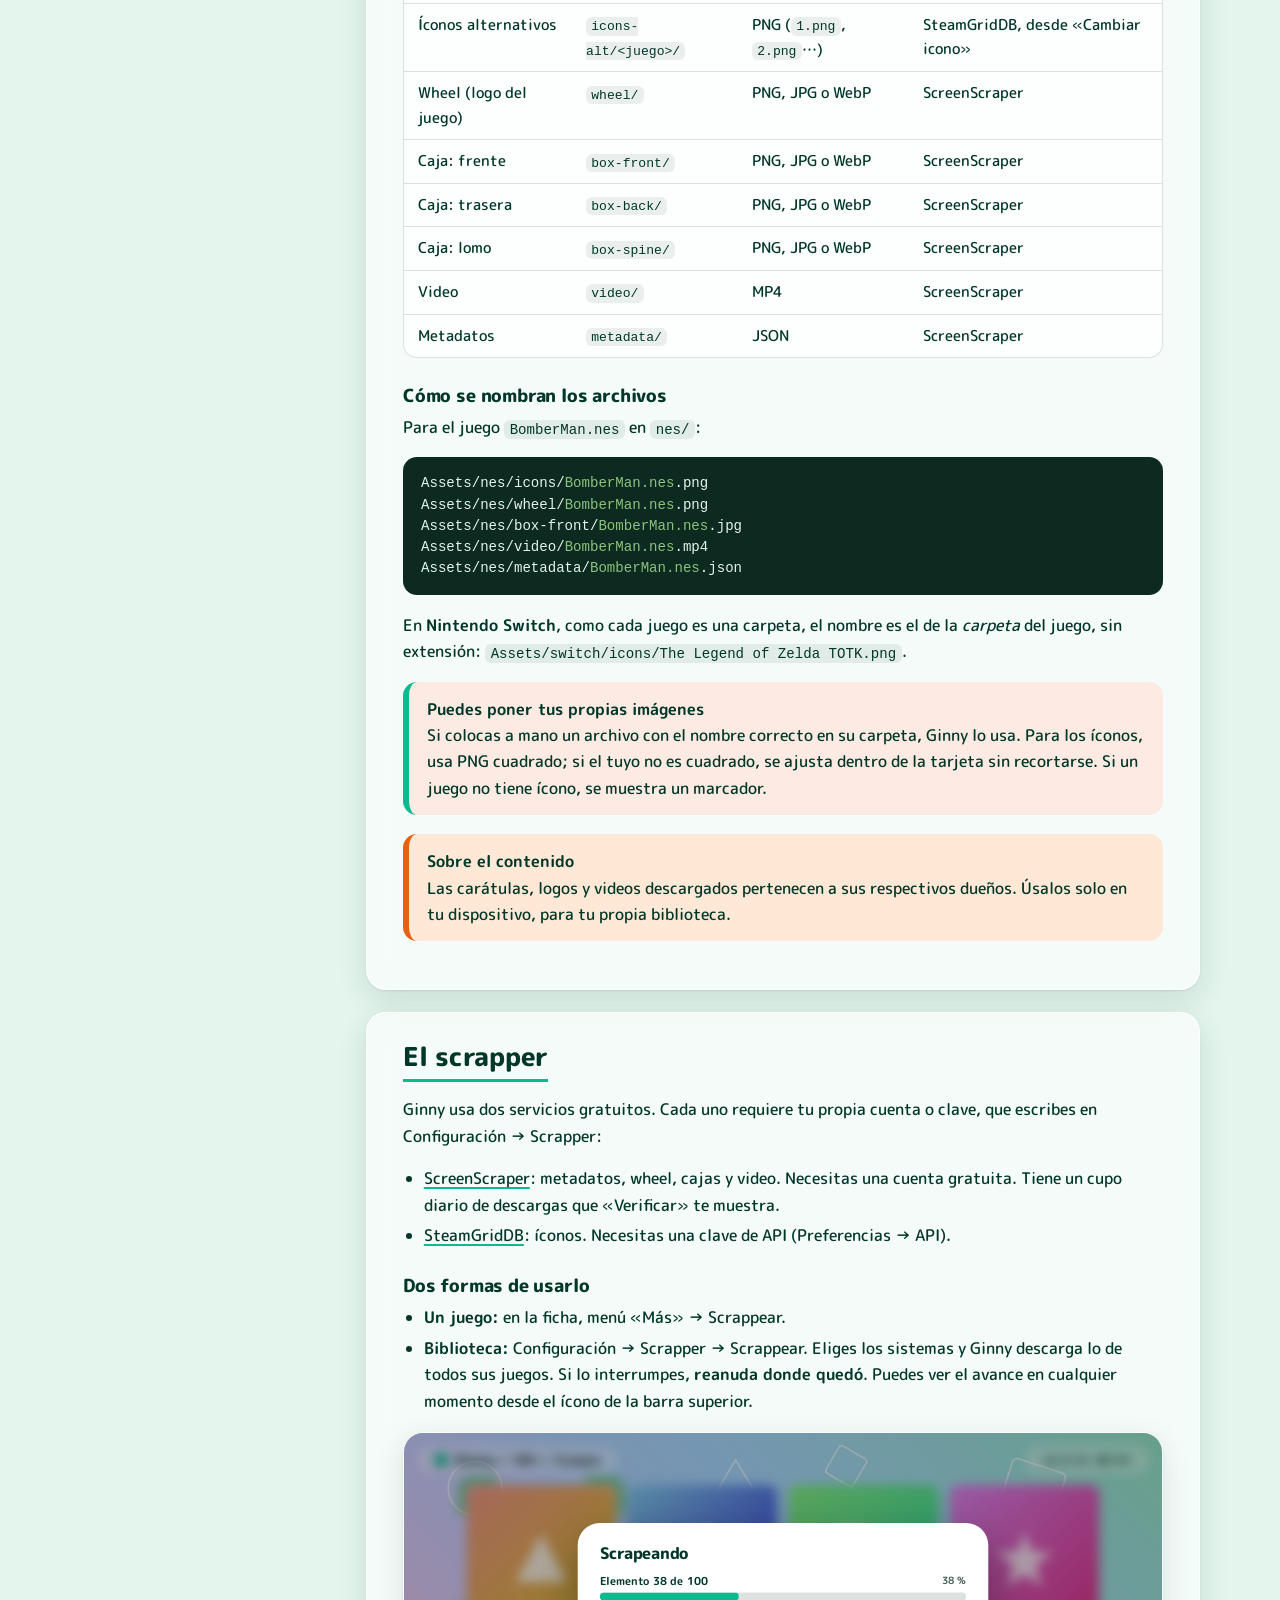
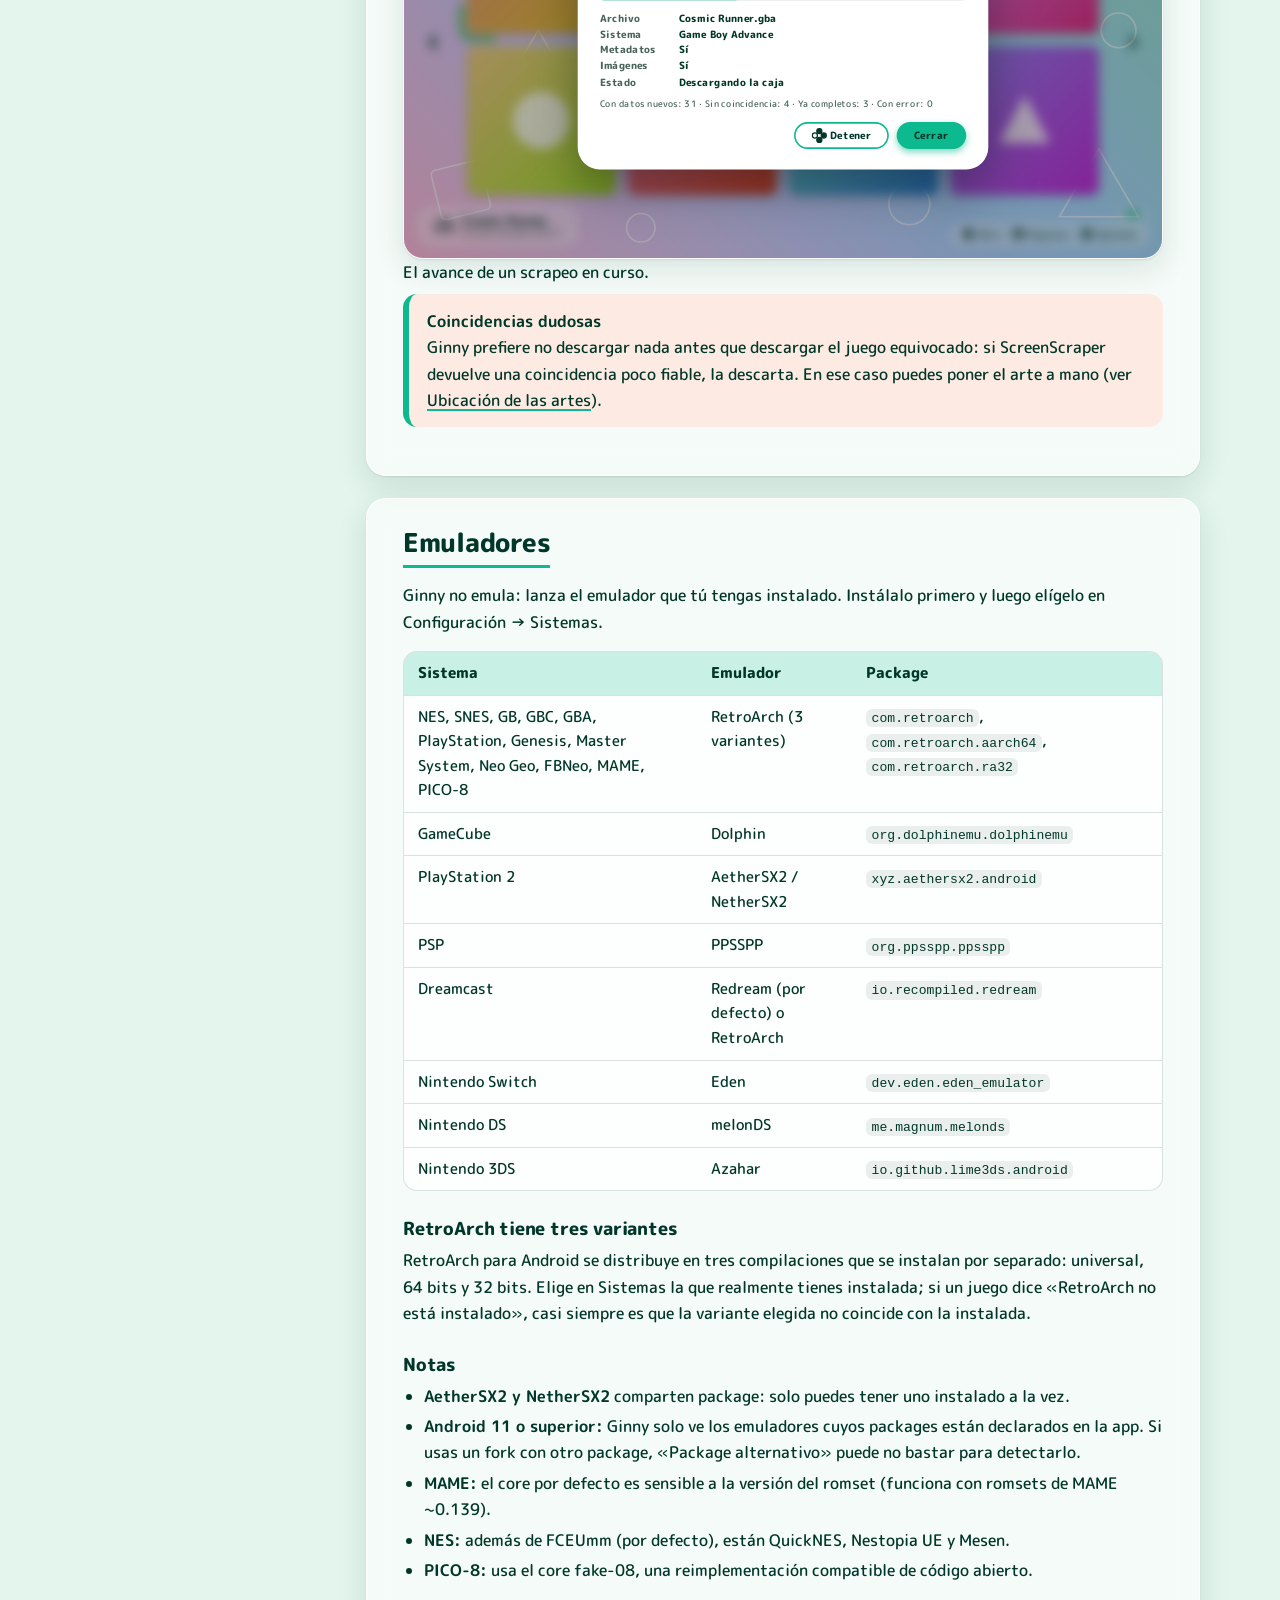
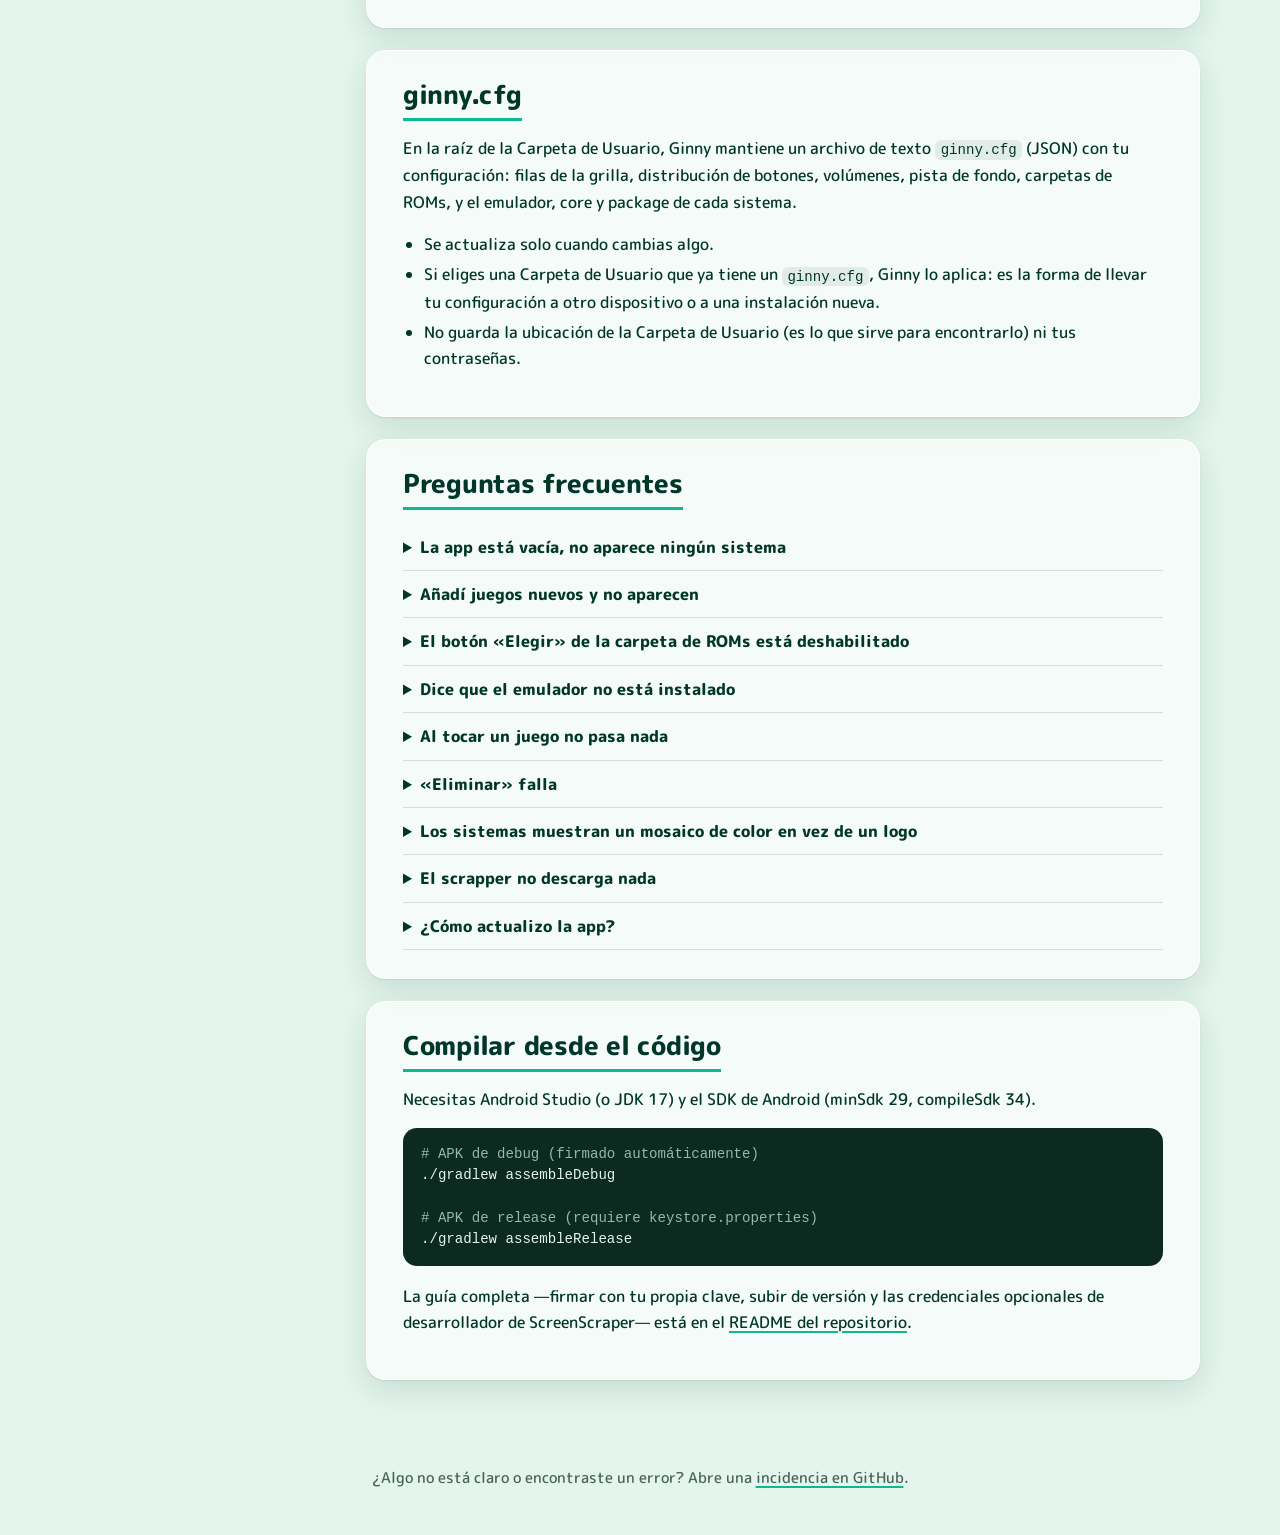
<file: site/docs.html>
<!doctype html>
<html lang="es">
<head>
  <meta charset="utf-8">
  <meta name="viewport" content="width=device-width, initial-scale=1">
  <title>Documentación · Ginny Frontend</title>
  <meta name="description" content="Documentación de Ginny Frontend: primeros pasos, controles, configuración, estructura de la carpeta de usuario, ubicación de las artes, scrapper y emuladores.">
  <link rel="icon" href="data:image/svg+xml,%3Csvg xmlns='http://www.w3.org/2000/svg' viewBox='0 0 32 32'%3E%3Crect width='32' height='32' rx='9' fill='%230db98e'/%3E%3C/svg%3E">
  <link rel="preconnect" href="https://fonts.googleapis.com">
  <link rel="preconnect" href="https://fonts.gstatic.com" crossorigin>
  <link href="https://fonts.googleapis.com/css2?family=M+PLUS+Rounded+1c:wght@500;700;800&display=swap" rel="stylesheet">
  <link rel="stylesheet" href="assets/style.css">
  <link rel="stylesheet" href="assets/mock.css">
</head>
<body>
  <header class="nav">
    <div class="wrap nav-inner">
      <a class="brand" href="./"><span class="brand-dot" aria-hidden="true"></span>Ginny Frontend</a>
      <a class="link hide-sm" href="./">Inicio</a>
      <a class="link" href="docs.html" aria-current="page">Documentación</a>
      <a class="link hide-sm" href="https://github.com/sanchezmendozajean/ginny-frontend/releases/latest">Descargar</a>
      <div class="themes" role="group" aria-label="Tema de color"></div>
    </div>
  </header>

  <div class="wrap docs">
    <nav class="toc" aria-label="Índice">
      <strong>En esta página</strong>
      <ol>
        <li><a href="#primeros-pasos">Primeros pasos</a></li>
        <li><a href="#controles">Controles</a></li>
        <li><a href="#biblioteca">Sistemas y juegos</a>
          <ol>
            <li><a href="#ficha-juego">La ficha de un juego</a></li>
          </ol>
        </li>
        <li><a href="#configuracion">Configuración</a>
          <ol>
            <li><a href="#cfg-interfaz">Interfaz</a></li>
            <li><a href="#cfg-carpetas">Carpetas</a></li>
            <li><a href="#cfg-sistemas">Sistemas</a></li>
            <li><a href="#cfg-scrapper">Scrapper</a></li>
          </ol>
        </li>
        <li><a href="#carpeta-roms">Carpeta de ROMs</a></li>
        <li><a href="#carpeta-usuario">Carpeta de Usuario</a></li>
        <li><a href="#artes">Ubicación de las artes</a></li>
        <li><a href="#scrapper">El scrapper</a></li>
        <li><a href="#emuladores">Emuladores</a></li>
        <li><a href="#ginny-cfg">ginny.cfg</a></li>
        <li><a href="#faq">Preguntas frecuentes</a></li>
        <li><a href="#compilar">Compilar desde el código</a></li>
      </ol>
    </nav>

    <article class="doc">
      <h1>Documentación</h1>
      <p class="intro">Todo lo que Ginny Frontend puede hacer y dónde guarda cada cosa. Las imágenes son maquetas ilustrativas de la interfaz (con juegos de ejemplo): cambian de color con el tema que elijas arriba.</p>

      <!-- ───────────────────────── Primeros pasos ───────────────────────── -->
      <section id="primeros-pasos">
        <h2>Primeros pasos</h2>
        <p>La primera vez que abres la app verás la interfaz sin contenido. Es lo esperado: Ginny todavía no sabe dónde guardar sus datos ni dónde están tus juegos. Abre <strong>Opciones</strong> (botón <kbd>Y</kbd> o el botón «Opciones» de la barra inferior) y entra en <strong>Carpetas</strong>. Sigue este orden; cada botón se habilita cuando el anterior ya está hecho.</p>
        <ol>
          <li><strong>Carpeta de Usuario.</strong> Elige una carpeta donde Ginny guardará los íconos, el arte de los juegos, tu música y <code>ginny.cfg</code>. Al elegirla, Ginny crea dentro la estructura de <a href="#carpeta-usuario">Assets e Interface</a>.</li>
          <li><strong>Carpeta de ROMs.</strong> Elige la carpeta que contiene una subcarpeta por sistema (<code>nes/</code>, <code>snes/</code>, <code>gba/</code>…). Ver <a href="#carpeta-roms">Carpeta de ROMs</a>.</li>
          <li><strong>Escanear biblioteca.</strong> Ginny no escanea sola: pulsa «Escanear» para indexar tus sistemas y juegos. Con muchos archivos puede tardar unos segundos; verás el progreso sistema por sistema.</li>
          <li><strong>Emulador por sistema.</strong> En <a href="#cfg-sistemas">Sistemas</a> elige el emulador (y el core, si usa RetroArch) de cada consola.</li>
          <li><strong>Scrapper (opcional).</strong> En <a href="#cfg-scrapper">Scrapper</a> añade tu cuenta o clave y descarga el arte.</li>
        </ol>
        <div class="callout">
          <strong>Para volver a escanear</strong>
          <p>Cuando añadas, quites o renombres ROMs, vuelve a pulsar «Escanear». La navegación lee del último escaneo, no del disco, por eso es instantánea.</p>
        </div>
        <figure class="shot">
          <div class="shot-frame mockframe" role="img" aria-label="Maqueta del primer arranque: la interfaz sin contenido"><div class="mock"><svg class="m-bgshapes"></svg><div class="m-ui">
<div class="m-header">
  <div class="m-glass"><span class="m-logo"></span><span class="m-hname">Ginny</span></div>
  <div class="m-glass"><span class="m-clock">08:45 PM</span><span class="m-batt"><i></i>82%</span></div>
</div><div class="m-content"><div class="m-arrow dim">‹</div><div class="m-grid"></div><div class="m-arrow dim">›</div></div>
<div class="m-footer">
  <div class="m-glass"><svg class="m-gp"></svg><div class="m-sel"><strong></strong><small></small></div></div>
  <div class="m-right">
    <div class="m-dots"><i class="on"></i></div>
    <div class="m-glass m-legend"><span class="m-leg"><i class="fb" data-b="Y"></i>Opciones</span></div>
  </div>
</div></div></div></div>
          <figcaption>Primer arranque: sin contenido y con «Opciones» como única acción en la barra inferior.</figcaption>
        </figure>
      </section>

      <!-- ───────────────────────── Controles ───────────────────────── -->
      <section id="controles">
        <h2>Controles</h2>
        <p>Todo se maneja con la cruceta y los cuatro botones; el táctil funciona igual. La barra inferior siempre muestra qué hace cada botón en la pantalla actual, y también puedes tocar esas etiquetas.</p>
        <div class="tablewrap">
          <table>
            <thead><tr><th>Botón</th><th>En la grilla</th><th>En la ficha de un juego</th></tr></thead>
            <tbody>
              <tr><td><kbd>Cruceta</kbd></td><td>Mueve el cursor; cambia de página al llegar al borde</td><td>Navega por los menús</td></tr>
              <tr><td><kbd>A</kbd></td><td>Abrir el sistema o el juego (la etiqueta se oculta si no hay nada que abrir)</td><td>Jugar</td></tr>
              <tr><td><kbd>B</kbd></td><td>Regresar (de Juegos a Sistemas)</td><td>Cerrar la ficha</td></tr>
              <tr><td><kbd>X</kbd></td><td>—</td><td>Alternar el video</td></tr>
              <tr><td><kbd>Y</kbd></td><td>Opciones (Configuración)</td><td>Menú «Más»</td></tr>
            </tbody>
          </table>
        </div>
        <h3>Distribución de botones</h3>
        <p>En Configuración → Interfaz → Botones puedes elegir entre <strong>YX/BA</strong> (tipo Nintendo: X arriba, Y a la izquierda, A a la derecha, B abajo) y <strong>XY/AB</strong> (tipo Xbox: Y arriba, X a la izquierda, B a la derecha, A abajo). Solo cambia qué botón señalan los íconos de la leyenda, para que coincidan con tu mando.</p>
      </section>

      <!-- ───────────────────────── Biblioteca ───────────────────────── -->
      <section id="biblioteca">
        <h2>Sistemas y juegos</h2>
        <p>La pantalla principal muestra una grilla con tus <strong>sistemas</strong>. Solo aparecen los que tienen al menos un juego, con su cantidad; también hay una entrada de <strong>Favoritos</strong>. Al abrir un sistema ves la grilla de sus <strong>juegos</strong>, y la barra superior indica cuántos hay.</p>
        <ul>
          <li>La barra inferior muestra el nombre del elemento enfocado y, en los juegos, el estudio y el año («Estudio (Año)») si ya descargaste metadatos.</li>
          <li>Los puntos sobre la leyenda indican la página en la que estás; las flechas de los lados cambian de página.</li>
          <li>Cuántas filas se ven a la vez (1 a 4) se elige en Configuración → Interfaz.</li>
        </ul>
        <figure class="shot">
          <div class="shot-frame mockframe" role="img" aria-label="Maqueta de la grilla de juegos de un sistema"><div class="mock"><svg class="m-bgshapes"></svg><div class="m-ui">
<div class="m-header">
  <div class="m-glass"><span class="m-logo"></span><span class="m-hname">Ginny</span><span class="m-sep">/</span><span class="m-hsys">GBA</span><span class="m-sep">/</span><span class="m-hsys">8 juegos</span></div>
  <div class="m-glass"><span class="m-clock">08:45 PM</span><span class="m-batt"><i></i>82%</span></div>
</div><div class="m-content"><div class="m-arrow">‹</div><div class="m-grid" style="--cols:4"><div class="m-cell"><div class="m-tile g t" style="--gh:10"></div></div><div class="m-cell"><div class="m-tile g c" style="--gh:200"></div><div class="m-cursor"><span class="a"></span><span class="b"></span><span class="c"></span><span class="d"></span></div></div><div class="m-cell"><div class="m-tile g s" style="--gh:120"></div></div><div class="m-cell"><div class="m-tile g st" style="--gh:290"></div></div><div class="m-cell"><div class="m-tile g c" style="--gh:40"></div></div><div class="m-cell"><div class="m-tile g s" style="--gh:330"></div></div><div class="m-cell"><div class="m-tile g st" style="--gh:170"></div></div><div class="m-cell"><div class="m-tile g t" style="--gh:250"></div></div></div><div class="m-arrow">›</div></div>
<div class="m-footer">
  <div class="m-glass"><svg class="m-gp"></svg><div class="m-sel"><strong>Pixel Quest</strong><small>Estudio Ejemplo (2021)</small></div></div>
  <div class="m-right">
    <div class="m-dots"><i class="on"></i></div>
    <div class="m-glass m-legend"><span class="m-leg"><i class="fb" data-b="A"></i>Abrir</span><span class="m-leg"><i class="fb" data-b="B"></i>Regresar</span><span class="m-leg"><i class="fb" data-b="Y"></i>Opciones</span></div>
  </div>
</div></div></div></div>
          <figcaption>La grilla de juegos de un sistema, con el cursor sobre uno de ellos (juegos de ejemplo).</figcaption>
        </figure>

        <h3 id="ficha-juego">La ficha de un juego</h3>
        <p>Al abrir un juego aparece su ficha. Contiene:</p>
        <ul>
          <li>La portada (ícono), el nombre y el sistema.</li>
          <li>La información descargada: sinopsis, estudio, año…</li>
          <li>La <strong>caja en 3D</strong> y, con <kbd>X</kbd>, el <strong>video</strong> de demostración.</li>
          <li>El nombre y la carpeta del archivo, y el emulador y el core que se usarán.</li>
          <li><strong>Jugar</strong> (<kbd>A</kbd>) y <strong>Regresar</strong> (<kbd>B</kbd>).</li>
        </ul>
        <h3>El menú «Más»</h3>
        <p>Se abre con <kbd>Y</kbd> o con el botón de la esquina de la ficha:</p>
        <div class="tablewrap">
          <table>
            <thead><tr><th>Opción</th><th>Qué hace</th></tr></thead>
            <tbody>
              <tr><td>Scrappear</td><td>Descarga la información y el arte de ese juego. Puedes reemplazar lo ya guardado.</td></tr>
              <tr><td>Cambiar icono</td><td>Muestra los íconos que ya tiene el juego (hasta 5) y permite buscar otros en SteamGridDB. «Usar» deja el elegido como ícono.</td></tr>
              <tr><td>Agregar / Quitar de favoritos</td><td>Lo añade o quita de la lista de Favoritos.</td></tr>
              <tr><td>Eliminar</td><td>Pide confirmación y borra el archivo del juego y todo lo descargado de él. <strong>No se puede deshacer.</strong></td></tr>
            </tbody>
          </table>
        </div>
        <div class="callout warn">
          <strong>«Eliminar» necesita permiso de escritura</strong>
          <p>Borra la ROM de tu dispositivo. Si lo ves fallar, vuelve a elegir la carpeta de ROMs en Configuración → Carpetas para otorgar el permiso de lectura y escritura.</p>
        </div>
        <figure class="shot">
          <div class="shot-frame mockframe" role="img" aria-label="Maqueta de la ficha de un juego con el menú Más abierto"><div class="mock"><svg class="m-bgshapes"></svg><div class="m-ui blurred">
<div class="m-header">
  <div class="m-glass"><span class="m-logo"></span><span class="m-hname">Ginny</span><span class="m-sep">/</span><span class="m-hsys">GBA</span><span class="m-sep">/</span><span class="m-hsys">8 juegos</span></div>
  <div class="m-glass"><span class="m-clock">08:45 PM</span><span class="m-batt"><i></i>82%</span></div>
</div><div class="m-content"><div class="m-arrow">‹</div><div class="m-grid" style="--cols:4"><div class="m-cell"><div class="m-tile g t" style="--gh:10"></div><div class="m-cursor"><span class="a"></span><span class="b"></span><span class="c"></span><span class="d"></span></div></div><div class="m-cell"><div class="m-tile g c" style="--gh:200"></div></div><div class="m-cell"><div class="m-tile g s" style="--gh:120"></div></div><div class="m-cell"><div class="m-tile g st" style="--gh:290"></div></div><div class="m-cell"><div class="m-tile g c" style="--gh:40"></div></div><div class="m-cell"><div class="m-tile g s" style="--gh:330"></div></div><div class="m-cell"><div class="m-tile g st" style="--gh:170"></div></div><div class="m-cell"><div class="m-tile g t" style="--gh:250"></div></div></div><div class="m-arrow">›</div></div>
<div class="m-footer">
  <div class="m-glass"><svg class="m-gp"></svg><div class="m-sel"><strong>Cosmic Runner</strong><small>Estudio Ejemplo (2021)</small></div></div>
  <div class="m-right">
    <div class="m-dots"><i class="on"></i></div>
    <div class="m-glass m-legend"><span class="m-leg"><i class="fb" data-b="A"></i>Abrir</span><span class="m-leg"><i class="fb" data-b="B"></i>Regresar</span><span class="m-leg"><i class="fb" data-b="Y"></i>Opciones</span></div>
  </div>
</div></div>
<div class="m-scrim"></div>
<div class="m-card"><div class="m-game">
  <div class="m-body">
    <div class="m-left">
      <div class="m-head"><div class="m-cell"><div class="m-tile g t" style="--gh:10"></div></div><div><h3>Cosmic Runner</h3><div class="m-chip"><i></i>Game Boy Advance</div></div></div>
      <div class="m-sec"><label>Información</label><div class="m-box"><p>Corre por un mundo de pistas flotantes, esquiva obstáculos y recoge estrellas para desbloquear nuevos circuitos. Un juego de ejemplo para esta maqueta.</p>
        <div class="m-fact"><b>Estudio</b><span>Estudio Ejemplo</span></div>
        <div class="m-fact"><b>Año</b><span>2021</span></div></div></div>
      <div class="m-sec"><label>Archivo</label><div class="m-box"><b style="font-size:13px">Cosmic Runner.gba</b> <span style="font-size:12px;color:var(--muted);font-weight:500">· gba/</span></div></div>
      <div class="m-sec"><label>Emulador</label><div class="m-box"><div class="m-two"><div><small>Aplicación</small><div class="m-drop">RetroArch</div></div><div><small>Core</small><div class="m-drop">mGBA</div></div></div></div></div>
    </div>
    <div class="m-side3d"><div class="m-box3d" style="--gh:10"><div class="s"></div><div class="f"></div></div></div>
  </div>
  
<div class="m-actions">
  <span class="m-act"><i class="fb big" data-b="Y"></i>Más</span>
  <span class="m-act fav">★ En favoritos</span>
  <span class="m-spacer"></span>
  <span class="m-act"><i class="fb big" data-b="X"></i>Video</span>
  <span class="m-act"><i class="fb big" data-b="B"></i>Regresar</span>
  <span class="m-act play"><i class="fb big" data-b="A"></i>Jugar</span>
</div>
  <div class="m-menu"><div class="hl">Scrappear</div><div>Cambiar icono</div><div>Quitar de favoritos</div><div class="del">Eliminar</div></div>
</div></div></div></div>
          <figcaption>El menú «Más» de la ficha.</figcaption>
        </figure>
      </section>

      <!-- ───────────────────────── Configuración ───────────────────────── -->
      <section id="configuracion">
        <h2>Configuración</h2>
        <p>Se abre con <kbd>Y</kbd> desde la pantalla principal. A la izquierda están las secciones (Interfaz, Carpetas, Sistemas, Scrapper y Créditos) y a la derecha sus opciones. Se navega por completo con la cruceta: <kbd>A</kbd> entra o activa y <kbd>B</kbd> sale.</p>

        <h3 id="cfg-interfaz">Interfaz</h3>
        <div class="tablewrap">
          <table>
            <thead><tr><th>Grupo</th><th>Opción</th><th>Descripción</th></tr></thead>
            <tbody>
              <tr><td>Grilla</td><td>Filas visibles</td><td>De 1 a 4 filas (por defecto, 2).</td></tr>
              <tr><td>Tema</td><td>Paleta de color</td><td>Menta, Cielo, Lila, Fucsia, Rosa, Lava, Durazno, Smog o «Cambio cíclico», que las recorre.</td></tr>
              <tr><td>Botones</td><td>Distribución</td><td>YX/BA (tipo Nintendo) o XY/AB (tipo Xbox). Ver <a href="#controles">Controles</a>.</td></tr>
              <tr><td>Pantallas</td><td>Intercambiar pantalla principal</td><td>Con dos pantallas, la interfaz se mueve a la otra y la caja y el video del juego van en esta.</td></tr>
              <tr><td>Audio</td><td>Música de fondo, Sonidos de interfaz, Videos de los juegos</td><td>Un deslizador de volumen para cada uno.</td></tr>
              <tr><td>Audio</td><td>Pista de fondo</td><td>La pista incluida («Bossa Nova») o cualquier archivo que dejes en <code>Interface/Background Music/</code>.</td></tr>
            </tbody>
          </table>
        </div>
        <h3>Doble pantalla</h3>
        <p>Si tu dispositivo tiene una segunda pantalla, Ginny la usa sola: la interfaz permanece en una y la otra muestra el logo del sistema enfocado, el wheel del juego y, con la ficha abierta, la caja en 3D y el video. Al conectar o desconectar una pantalla, Ginny se acomoda sola. «Intercambiar pantalla principal» decide cuál es cuál.</p>
        <figure class="shot" style="max-width:none">
          <div class="dual">
            <div class="shot-frame mockframe" role="img" aria-label="Maqueta de la pantalla de la interfaz"><div class="mock"><svg class="m-bgshapes"></svg><div class="m-ui">
<div class="m-header">
  <div class="m-glass"><span class="m-logo"></span><span class="m-hname">Ginny</span><span class="m-sep">/</span><span class="m-hsys">GBA</span><span class="m-sep">/</span><span class="m-hsys">8 juegos</span></div>
  <div class="m-glass"><span class="m-clock">08:45 PM</span><span class="m-batt"><i></i>82%</span></div>
</div><div class="m-content"><div class="m-arrow">‹</div><div class="m-grid" style="--cols:4"><div class="m-cell"><div class="m-tile g t" style="--gh:10"></div><div class="m-cursor"><span class="a"></span><span class="b"></span><span class="c"></span><span class="d"></span></div></div><div class="m-cell"><div class="m-tile g c" style="--gh:200"></div></div><div class="m-cell"><div class="m-tile g s" style="--gh:120"></div></div><div class="m-cell"><div class="m-tile g st" style="--gh:290"></div></div><div class="m-cell"><div class="m-tile g c" style="--gh:40"></div></div><div class="m-cell"><div class="m-tile g s" style="--gh:330"></div></div><div class="m-cell"><div class="m-tile g st" style="--gh:170"></div></div><div class="m-cell"><div class="m-tile g t" style="--gh:250"></div></div></div><div class="m-arrow">›</div></div>
<div class="m-footer">
  <div class="m-glass"><svg class="m-gp"></svg><div class="m-sel"><strong>Cosmic Runner</strong><small>Estudio Ejemplo (2021)</small></div></div>
  <div class="m-right">
    <div class="m-dots"><i class="on"></i></div>
    <div class="m-glass m-legend"><span class="m-leg"><i class="fb" data-b="A"></i>Abrir</span><span class="m-leg"><i class="fb" data-b="B"></i>Regresar</span><span class="m-leg"><i class="fb" data-b="Y"></i>Opciones</span></div>
  </div>
</div></div></div></div>
            <div class="shot-frame mockframe" role="img" aria-label="Maqueta de la pantalla secundaria"><div class="mock"><svg class="m-bgshapes"></svg><div class="m-secondary"><div class="wheel">COSMIC RUNNER</div><div class="m-box3d" style="--gh:10"><div class="s"></div><div class="f"></div></div></div></div></div>
          </div>
          <figcaption>Con dos pantallas: la interfaz (izquierda) y la pantalla secundaria (derecha), que muestra el wheel y la caja del juego enfocado.</figcaption>
        </figure>
        <figure class="shot">
          <div class="shot-frame mockframe" role="img" aria-label="Maqueta de Configuración, sección Interfaz"><div class="mock"><svg class="m-bgshapes"></svg><div class="m-ui blurred">
<div class="m-header">
  <div class="m-glass"><span class="m-logo"></span><span class="m-hname">Ginny</span></div>
  <div class="m-glass"><span class="m-clock">08:45 PM</span><span class="m-batt"><i></i>82%</span></div>
</div><div class="m-content"><div class="m-arrow">‹</div><div class="m-grid" style="--cols:4"><div class="m-cell"><div class="m-tile" style="background:#eb8181"><b style="color:#8c3f3f">NES</b></div></div><div class="m-cell"><div class="m-tile" style="background:#ebd481"><b style="color:#8c7c3f">SNES</b></div></div><div class="m-cell"><div class="m-tile" style="background:#afeb81"><b style="color:#618c3f">GBA</b></div></div><div class="m-cell"><div class="m-tile" style="background:#81eba6"><b style="color:#3f8c5a">PS</b></div></div><div class="m-cell"><div class="m-tile" style="background:#81ddeb"><b style="color:#3f828c">GENE</b></div></div><div class="m-cell"><div class="m-tile" style="background:#818aeb"><b style="color:#3f468c">PSP</b></div></div><div class="m-cell"><div class="m-tile" style="background:#cb81eb"><b style="color:#753f8c">DREA</b></div></div></div><div class="m-arrow">›</div></div>
<div class="m-footer">
  <div class="m-glass"><svg class="m-gp"></svg><div class="m-sel"><strong>NES</strong><small>12 juegos</small></div></div>
  <div class="m-right">
    <div class="m-dots"><i class="on"></i></div>
    <div class="m-glass m-legend"><span class="m-leg"><i class="fb" data-b="A"></i>Abrir</span><span class="m-leg"><i class="fb" data-b="Y"></i>Opciones</span></div>
  </div>
</div></div><div class="m-scrim"></div><div class="m-card"><div class="m-settings">
  <div class="m-side"><h4>Configuración</h4><div class="m-pill on">Interfaz</div><div class="m-pill">Carpetas</div><div class="m-pill">Sistemas</div><div class="m-pill">Scrapper</div><div class="m-pill">Créditos</div></div>
  <div class="m-vline"></div>
  <div class="m-opts" style="-webkit-mask-image:linear-gradient(#000 90%,transparent);mask-image:linear-gradient(#000 90%,transparent)"><div class="m-group"><label>Grilla</label><div class="m-box"><div class="m-row"><div class="t"><b>Filas visibles</b></div><div style="position:relative"><div class="m-seg"><i>1</i><i class="on">2</i><i>3</i><i>4</i></div><div class="m-cursor tight"><span class="a"></span><span class="b"></span><span class="c"></span><span class="d"></span></div></div></div></div></div><div class="m-group"><label>Tema</label><div class="m-box"><div class="m-row"><div class="t"><b>Paleta de color</b></div><div class="m-drop">Menta</div></div></div></div><div class="m-group"><label>Botones</label><div class="m-box"><div class="m-row"><div class="t"><b>Distribución</b></div><div class="m-drop">YX/BA</div></div></div></div><div class="m-group"><label>Pantallas</label><div class="m-box"><div class="m-row"><div class="t"><b>Intercambiar pantalla principal</b><small>Con dos pantallas, la interfaz pasa a la otra y la caja y el video del juego van en esta.</small></div><span class="m-sw"></span></div></div></div><div class="m-group"><label>Audio</label><div class="m-box"><div class="m-row"><div class="t"><b>Música de fondo</b></div><div class="m-slide"><div class="tr"><i style="width:50%"></i></div><span>50%</span></div></div><div class="m-row"><div class="t"><b>Sonidos de interfaz</b></div><div class="m-slide"><div class="tr"><i style="width:70%"></i></div><span>70%</span></div></div></div></div></div>
</div></div></div></div>
          <figcaption>Configuración → Interfaz.</figcaption>
        </figure>

        <h3 id="cfg-carpetas">Carpetas</h3>
        <div class="tablewrap">
          <table>
            <thead><tr><th>Grupo</th><th>Opción</th><th>Descripción</th></tr></thead>
            <tbody>
              <tr><td>Carpeta de Usuario</td><td>Assets y configuración</td><td>La carpeta donde Ginny guarda íconos, arte, música y <code>ginny.cfg</code>. <strong>Se elige primero.</strong></td></tr>
              <tr><td>Biblioteca</td><td>Carpeta de ROMs</td><td>La carpeta con una subcarpeta por sistema. Se habilita al elegir la Carpeta de Usuario.</td></tr>
              <tr><td>Biblioteca</td><td>Escanear biblioteca</td><td>Indexa sistemas y juegos. Se habilita cuando hay Carpeta de Usuario y de ROMs. Mientras escanea puedes detenerlo.</td></tr>
              <tr><td>RetroArch</td><td>Estados guardados (opcional)</td><td>Dónde guarda RetroArch sus estados, para ver miniaturas. Activa <code>savestate_thumbnail_enable</code> en RetroArch.</td></tr>
            </tbody>
          </table>
        </div>
        <p>Todas las carpetas se eligen con el selector de carpetas de Android y Ginny guarda el permiso, así que no tendrás que volver a darlo.</p>
        <figure class="shot">
          <div class="shot-frame mockframe" role="img" aria-label="Maqueta de Configuración, sección Carpetas"><div class="mock"><svg class="m-bgshapes"></svg><div class="m-ui blurred">
<div class="m-header">
  <div class="m-glass"><span class="m-logo"></span><span class="m-hname">Ginny</span></div>
  <div class="m-glass"><span class="m-clock">08:45 PM</span><span class="m-batt"><i></i>82%</span></div>
</div><div class="m-content"><div class="m-arrow">‹</div><div class="m-grid" style="--cols:4"><div class="m-cell"><div class="m-tile" style="background:#eb8181"><b style="color:#8c3f3f">NES</b></div></div><div class="m-cell"><div class="m-tile" style="background:#ebd481"><b style="color:#8c7c3f">SNES</b></div></div><div class="m-cell"><div class="m-tile" style="background:#afeb81"><b style="color:#618c3f">GBA</b></div></div><div class="m-cell"><div class="m-tile" style="background:#81eba6"><b style="color:#3f8c5a">PS</b></div></div><div class="m-cell"><div class="m-tile" style="background:#81ddeb"><b style="color:#3f828c">GENE</b></div></div><div class="m-cell"><div class="m-tile" style="background:#818aeb"><b style="color:#3f468c">PSP</b></div></div><div class="m-cell"><div class="m-tile" style="background:#cb81eb"><b style="color:#753f8c">DREA</b></div></div></div><div class="m-arrow">›</div></div>
<div class="m-footer">
  <div class="m-glass"><svg class="m-gp"></svg><div class="m-sel"><strong>NES</strong><small>12 juegos</small></div></div>
  <div class="m-right">
    <div class="m-dots"><i class="on"></i></div>
    <div class="m-glass m-legend"><span class="m-leg"><i class="fb" data-b="A"></i>Abrir</span><span class="m-leg"><i class="fb" data-b="Y"></i>Opciones</span></div>
  </div>
</div></div><div class="m-scrim"></div><div class="m-card"><div class="m-settings">
  <div class="m-side"><h4>Configuración</h4><div class="m-pill">Interfaz</div><div class="m-pill on">Carpetas</div><div class="m-pill">Sistemas</div><div class="m-pill">Scrapper</div><div class="m-pill">Créditos</div></div>
  <div class="m-vline"></div>
  <div class="m-opts" style="-webkit-mask-image:linear-gradient(#000 90%,transparent);mask-image:linear-gradient(#000 90%,transparent)"><div class="m-group"><label>Carpeta de Usuario</label><div class="m-box"><div class="m-row"><div class="t"><b>Assets y configuración</b><small>…/Ginny USER</small></div><span class="m-btn">Elegir</span></div></div></div><div class="m-group"><label>Biblioteca</label><div class="m-box"><div class="m-row"><div class="t"><b>Carpeta de ROMs</b><small>Sin elegir</small></div><div style="position:relative"><span class="m-btn">Elegir</span><div class="m-cursor tight"><span class="a"></span><span class="b"></span><span class="c"></span><span class="d"></span></div></div></div><div class="m-row"><div class="t"><b>Escanear biblioteca</b><small>Elige primero la carpeta de ROMs</small></div><span class="m-btn primary off">Escanear</span></div></div></div><div class="m-group"><label>RetroArch</label><div class="m-box"><div class="m-row"><div class="t"><b>Estados guardados (opcional)</b><small>Sin elegir<br>Activa "savestate_thumbnail_enable" en RetroArch para ver miniaturas</small></div><span class="m-btn">Elegir</span></div></div></div></div>
</div></div></div></div>
          <figcaption>Configuración → Carpetas: con la Carpeta de Usuario elegida, falta la de ROMs y «Escanear» sigue deshabilitado.</figcaption>
        </figure>

        <h3 id="cfg-sistemas">Sistemas</h3>
        <p>Un grupo por sistema, con:</p>
        <ul>
          <li><strong>Carpeta de ROMs</strong> propia, si ese sistema vive en otro sitio. «Cambiar» elige otra; «Restablecer» vuelve a la carpeta general.</li>
          <li><strong>Emulador</strong> que lo lanza.</li>
          <li><strong>Core</strong>, para los sistemas que usan RetroArch.</li>
          <li><strong>Package alternativo</strong>, para usar otra app o fork del emulador.</li>
        </ul>
        <figure class="shot">
          <div class="shot-frame mockframe" role="img" aria-label="Maqueta de Configuración, sección Sistemas"><div class="mock"><svg class="m-bgshapes"></svg><div class="m-ui blurred">
<div class="m-header">
  <div class="m-glass"><span class="m-logo"></span><span class="m-hname">Ginny</span></div>
  <div class="m-glass"><span class="m-clock">08:45 PM</span><span class="m-batt"><i></i>82%</span></div>
</div><div class="m-content"><div class="m-arrow">‹</div><div class="m-grid" style="--cols:4"><div class="m-cell"><div class="m-tile" style="background:#eb8181"><b style="color:#8c3f3f">NES</b></div></div><div class="m-cell"><div class="m-tile" style="background:#ebd481"><b style="color:#8c7c3f">SNES</b></div></div><div class="m-cell"><div class="m-tile" style="background:#afeb81"><b style="color:#618c3f">GBA</b></div></div><div class="m-cell"><div class="m-tile" style="background:#81eba6"><b style="color:#3f8c5a">PS</b></div></div><div class="m-cell"><div class="m-tile" style="background:#81ddeb"><b style="color:#3f828c">GENE</b></div></div><div class="m-cell"><div class="m-tile" style="background:#818aeb"><b style="color:#3f468c">PSP</b></div></div><div class="m-cell"><div class="m-tile" style="background:#cb81eb"><b style="color:#753f8c">DREA</b></div></div></div><div class="m-arrow">›</div></div>
<div class="m-footer">
  <div class="m-glass"><svg class="m-gp"></svg><div class="m-sel"><strong>NES</strong><small>12 juegos</small></div></div>
  <div class="m-right">
    <div class="m-dots"><i class="on"></i></div>
    <div class="m-glass m-legend"><span class="m-leg"><i class="fb" data-b="A"></i>Abrir</span><span class="m-leg"><i class="fb" data-b="Y"></i>Opciones</span></div>
  </div>
</div></div><div class="m-scrim"></div><div class="m-card"><div class="m-settings">
  <div class="m-side"><h4>Configuración</h4><div class="m-pill">Interfaz</div><div class="m-pill">Carpetas</div><div class="m-pill on">Sistemas</div><div class="m-pill">Scrapper</div><div class="m-pill">Créditos</div></div>
  <div class="m-vline"></div>
  <div class="m-opts" style="-webkit-mask-image:linear-gradient(#000 90%,transparent);mask-image:linear-gradient(#000 90%,transparent)"><div class="m-group"><label>Game Boy Advance</label><div class="m-box"><div class="m-row"><div class="t"><b>Carpeta de ROMs</b><small>Carpeta general</small></div><div style="display:flex;gap:8px"><span class="m-btn off">Restablecer</span><span class="m-btn">Cambiar</span></div></div><div class="m-row"><div class="t"><b>Emulador</b></div><div style="position:relative"><div class="m-drop">RetroArch (64-bit)</div><div class="m-cursor tight"><span class="a"></span><span class="b"></span><span class="c"></span><span class="d"></span></div></div></div><div class="m-row"><div class="t"><b>Core</b></div><div class="m-drop">mGBA</div></div><div class="m-row"><div class="t"><b>Package alternativo</b><small>Para otra app o fork del emulador</small></div><div class="m-field">com.ejemplo.emulador</div></div></div></div><div class="m-group"><label>Nintendo DS</label><div class="m-box"><div class="m-row"><div class="t"><b>Carpeta de ROMs</b><small>Carpeta general</small></div><span class="m-btn">Cambiar</span></div></div></div></div>
</div></div></div></div>
          <figcaption>Configuración → Sistemas.</figcaption>
        </figure>

        <h3 id="cfg-scrapper">Scrapper</h3>
        <div class="tablewrap">
          <table>
            <thead><tr><th>Grupo</th><th>Opción</th><th>Descripción</th></tr></thead>
            <tbody>
              <tr><td>ScreenScraper</td><td>Usuario y Contraseña</td><td>Tu cuenta en screenscraper.fr. «Verificar» comprueba usuario, contraseña y el cupo diario.</td></tr>
              <tr><td>SteamGridDB</td><td>Clave de API</td><td>Se genera en steamgriddb.com → Preferencias → API. «Verificar» comprueba que sirve.</td></tr>
              <tr><td>Qué descargar</td><td>Metadatos, Ícono, Wheel, Caja (frente, trasera, lomo), Video</td><td>Activa solo lo que quieras. El video viene desactivado porque pesa varios MB por juego.</td></tr>
              <tr><td>General</td><td>Solo con Wi-Fi</td><td>No descarga con datos móviles.</td></tr>
              <tr><td>General</td><td>Mostrar claves</td><td>Muestra las contraseñas y la clave mientras las escribes.</td></tr>
              <tr><td>Biblioteca</td><td>Scrappear</td><td>Elige los sistemas y descarga metadatos y arte de sus juegos. Reanuda donde quedó.</td></tr>
            </tbody>
          </table>
        </div>
        <p>Más detalles en <a href="#scrapper">El scrapper</a>.</p>
        <figure class="shot">
          <div class="shot-frame mockframe" role="img" aria-label="Maqueta de Configuración, sección Scrapper"><div class="mock"><svg class="m-bgshapes"></svg><div class="m-ui blurred">
<div class="m-header">
  <div class="m-glass"><span class="m-logo"></span><span class="m-hname">Ginny</span></div>
  <div class="m-glass"><span class="m-clock">08:45 PM</span><span class="m-batt"><i></i>82%</span></div>
</div><div class="m-content"><div class="m-arrow">‹</div><div class="m-grid" style="--cols:4"><div class="m-cell"><div class="m-tile" style="background:#eb8181"><b style="color:#8c3f3f">NES</b></div></div><div class="m-cell"><div class="m-tile" style="background:#ebd481"><b style="color:#8c7c3f">SNES</b></div></div><div class="m-cell"><div class="m-tile" style="background:#afeb81"><b style="color:#618c3f">GBA</b></div></div><div class="m-cell"><div class="m-tile" style="background:#81eba6"><b style="color:#3f8c5a">PS</b></div></div><div class="m-cell"><div class="m-tile" style="background:#81ddeb"><b style="color:#3f828c">GENE</b></div></div><div class="m-cell"><div class="m-tile" style="background:#818aeb"><b style="color:#3f468c">PSP</b></div></div><div class="m-cell"><div class="m-tile" style="background:#cb81eb"><b style="color:#753f8c">DREA</b></div></div></div><div class="m-arrow">›</div></div>
<div class="m-footer">
  <div class="m-glass"><svg class="m-gp"></svg><div class="m-sel"><strong>NES</strong><small>12 juegos</small></div></div>
  <div class="m-right">
    <div class="m-dots"><i class="on"></i></div>
    <div class="m-glass m-legend"><span class="m-leg"><i class="fb" data-b="A"></i>Abrir</span><span class="m-leg"><i class="fb" data-b="Y"></i>Opciones</span></div>
  </div>
</div></div><div class="m-scrim"></div><div class="m-card"><div class="m-settings">
  <div class="m-side"><h4>Configuración</h4><div class="m-pill">Interfaz</div><div class="m-pill">Carpetas</div><div class="m-pill">Sistemas</div><div class="m-pill on">Scrapper</div><div class="m-pill">Créditos</div></div>
  <div class="m-vline"></div>
  <div class="m-opts" style="-webkit-mask-image:linear-gradient(#000 90%,transparent);mask-image:linear-gradient(#000 90%,transparent)"><div class="m-group"><label>ScreenScraper</label><div class="m-box"><div class="m-row"><div class="t"><b>Usuario</b><small>Tu cuenta de screenscraper.fr</small></div><div class="m-field">mi_usuario</div></div><div class="m-row"><div class="t"><b>Contraseña</b></div><div class="m-field">••••••••</div></div><div class="m-row"><div class="t"><b>Verificar</b><small><span class="m-ok">Cuenta válida · 18.000 descargas restantes hoy</span></small></div><div style="position:relative"><span class="m-btn">Verificar</span><div class="m-cursor tight"><span class="a"></span><span class="b"></span><span class="c"></span><span class="d"></span></div></div></div></div></div><div class="m-group"><label>SteamGridDB</label><div class="m-box"><div class="m-row"><div class="t"><b>Clave de API</b><small>Se genera en steamgriddb.com &gt; Preferencias &gt; API</small></div><div class="m-field">••••••••••••</div></div></div></div><div class="m-group"><label>Qué descargar</label><div class="m-box"><div class="m-row"><div class="t"><b>Metadatos</b><small>Descripción, sistema, año y estudio</small></div><span class="m-sw on"></span></div><div class="m-row"><div class="t"><b>Ícono</b><small>Imagen cuadrada del juego</small></div><span class="m-sw on"></span></div><div class="m-row"><div class="t"><b>Video</b><small>Pesa varios MB por juego</small></div><span class="m-sw"></span></div></div></div></div>
</div></div></div></div>
          <figcaption>Configuración → Scrapper.</figcaption>
        </figure>
        <p>La sección <strong>Créditos</strong> lista a quién se deben la música, los efectos, los datos, el arte, la tipografía y las bibliotecas.</p>
      </section>

      <!-- ───────────────────────── Carpeta de ROMs ───────────────────────── -->
      <section id="carpeta-roms">
        <h2>Carpeta de ROMs</h2>
        <p>Una subcarpeta por sistema, con los archivos de juego <strong>directamente dentro</strong> (sin subniveles) y filtrados por extensión. No hace falta que existan todas: un sistema sin juegos simplemente no aparece.</p>
        <div class="tablewrap">
          <table>
            <thead><tr><th>Sistema</th><th>Carpeta</th><th>Extensiones</th></tr></thead>
            <tbody>
              <tr><td>NES</td><td><code>nes/</code></td><td>.nes</td></tr>
              <tr><td>SNES</td><td><code>snes/</code></td><td>.sfc, .smc</td></tr>
              <tr><td>Game Boy</td><td><code>gb/</code></td><td>.gb</td></tr>
              <tr><td>Game Boy Color</td><td><code>gbc/</code></td><td>.gbc</td></tr>
              <tr><td>Game Boy Advance</td><td><code>gba/</code></td><td>.gba</td></tr>
              <tr><td>PlayStation</td><td><code>ps/</code></td><td>.iso, .bin, .cue, .chd, .pbp</td></tr>
              <tr><td>Genesis / Mega Drive</td><td><code>genesis/</code></td><td>.md, .gen, .bin</td></tr>
              <tr><td>Master System</td><td><code>mastersystem/</code></td><td>.sms</td></tr>
              <tr><td>Neo Geo</td><td><code>neogeo/</code></td><td>.zip</td></tr>
              <tr><td>FinalBurn Neo</td><td><code>fbneo/</code></td><td>.zip</td></tr>
              <tr><td>MAME</td><td><code>mame/</code></td><td>.zip</td></tr>
              <tr><td>GameCube</td><td><code>gc/</code></td><td>.iso, .gcm, .rvz, .gcz</td></tr>
              <tr><td>PlayStation 2</td><td><code>ps2/</code></td><td>.iso, .chd, .bin</td></tr>
              <tr><td>PSP</td><td><code>psp/</code></td><td>.iso, .cso, .pbp</td></tr>
              <tr><td>Dreamcast</td><td><code>dreamcast/</code></td><td>.chd, .gdi, .cdi</td></tr>
              <tr><td>Nintendo Switch</td><td><code>switch/</code></td><td>.nsp, .xci, .nsz, .xcz (ver más abajo)</td></tr>
              <tr><td>PICO-8</td><td><code>pico8/</code></td><td>.p8, .p8.png</td></tr>
              <tr><td>Nintendo DS</td><td><code>nds/</code></td><td>.nds</td></tr>
              <tr><td>Nintendo 3DS</td><td><code>n3ds/</code></td><td>.3ds, .cci, .cxi</td></tr>
            </tbody>
          </table>
        </div>
        <h3>Nintendo Switch: una carpeta por juego</h3>
        <p>Switch es la excepción a «un archivo, un juego». Cada juego es una <strong>subcarpeta</strong> con el juego base y sus actualizaciones y DLC juntos:</p>
<pre>switch/
└── The Legend of Zelda TOTK/
    ├── TOTK [BASE].nsp
    ├── TOTK [UPD] [v65536].nsp
    └── TOTK [DLC].nsp</pre>
        <p>Ginny trata cada subcarpeta como un solo juego (el nombre de la carpeta es el que se muestra) y elige sola el archivo base para lanzar: descarta los que llevan «update», «upd», «dlc» o «patch» en el nombre y, si aún hay duda, se queda con el más grande.</p>
        <h3>PICO-8</h3>
        <p>Los cartuchos <code>.p8.png</code> son imágenes reales con el código dentro de los píxeles, así que Ginny usa esa misma imagen como ícono si no pones otro. Los <code>.p8</code> de texto no tienen imagen: usan el marcador de siempre hasta que pongas un ícono propio.</p>
      </section>

      <!-- ───────────────────────── Carpeta de Usuario ───────────────────────── -->
      <section id="carpeta-usuario">
        <h2>Carpeta de Usuario</h2>
        <p>Es la carpeta donde Ginny guarda todo lo suyo. Se crea sola al elegirla (y al volver a elegirla, si en una versión nueva se añade algo a la estructura; no pisa lo que ya tengas).</p>
<pre>[Carpeta de Usuario]/
├── <span class="a">ginny.cfg</span>                         <span class="c"># tu configuración (ver más abajo)</span>
├── Assets/
│   └── &lt;sistema&gt;/                   <span class="c"># una por sistema: nes, snes, gba, switch…</span>
│       ├── system.png               <span class="c"># logo del sistema en la pantalla de Sistemas</span>
│       ├── icons/                   <span class="c"># ícono cuadrado de cada juego (PNG)</span>
│       ├── icons-alt/&lt;juego&gt;/        <span class="c"># íconos alternativos: 1.png, 2.png… (hasta 5)</span>
│       ├── wheel/                   <span class="c"># logo del juego</span>
│       ├── box-front/               <span class="c"># caja: frente</span>
│       ├── box-back/                <span class="c"># caja: trasera</span>
│       ├── box-spine/               <span class="c"># caja: lomo</span>
│       ├── video/                   <span class="c"># video de demostración (MP4)</span>
│       └── metadata/                <span class="c"># un JSON por juego (sinopsis, estudio, año…)</span>
└── Interface/
    └── Background Music/            <span class="c"># tu música de fondo</span></pre>
        <div class="callout">
          <strong>Los logos de sistema</strong>
          <p>Ginny no incluye logos de consolas. Al crear la estructura genera para cada sistema un mosaico de color con su sigla como <code>system.png</code>. Si quieres otro logo, reemplaza ese archivo por tu propio PNG con el mismo nombre.</p>
        </div>
        <h3>Música propia</h3>
        <p>Deja archivos <code>.mp3</code>, <code>.wav</code>, <code>.ogg</code>, <code>.m4a</code> o <code>.flac</code> en <code>Interface/Background Music/</code> y aparecerán como opción en Configuración → Interfaz → Pista de fondo, junto a la pista incluida.</p>
        
        </section>

      <!-- ───────────────────────── Artes ───────────────────────── -->
      <section id="artes">
        <h2>Ubicación de las artes</h2>
        <p>Cada imagen o video de un juego vive en <code>Assets/&lt;sistema&gt;/&lt;carpeta&gt;/</code> y se llama igual que el archivo del juego, <strong>con su extensión</strong>, más la extensión del arte.</p>
        <div class="tablewrap">
          <table>
            <thead><tr><th>Arte</th><th>Carpeta</th><th>Formato</th><th>Lo descarga</th></tr></thead>
            <tbody>
              <tr><td>Ícono</td><td><code>icons/</code></td><td>PNG</td><td>SteamGridDB</td></tr>
              <tr><td>Íconos alternativos</td><td><code>icons-alt/&lt;juego&gt;/</code></td><td>PNG (<code>1.png</code>, <code>2.png</code>…)</td><td>SteamGridDB, desde «Cambiar icono»</td></tr>
              <tr><td>Wheel (logo del juego)</td><td><code>wheel/</code></td><td>PNG, JPG o WebP</td><td>ScreenScraper</td></tr>
              <tr><td>Caja: frente</td><td><code>box-front/</code></td><td>PNG, JPG o WebP</td><td>ScreenScraper</td></tr>
              <tr><td>Caja: trasera</td><td><code>box-back/</code></td><td>PNG, JPG o WebP</td><td>ScreenScraper</td></tr>
              <tr><td>Caja: lomo</td><td><code>box-spine/</code></td><td>PNG, JPG o WebP</td><td>ScreenScraper</td></tr>
              <tr><td>Video</td><td><code>video/</code></td><td>MP4</td><td>ScreenScraper</td></tr>
              <tr><td>Metadatos</td><td><code>metadata/</code></td><td>JSON</td><td>ScreenScraper</td></tr>
            </tbody>
          </table>
        </div>
        <h3>Cómo se nombran los archivos</h3>
        <p>Para el juego <code>BomberMan.nes</code> en <code>nes/</code>:</p>
<pre>Assets/nes/icons/<span class="a">BomberMan.nes</span>.png
Assets/nes/wheel/<span class="a">BomberMan.nes</span>.png
Assets/nes/box-front/<span class="a">BomberMan.nes</span>.jpg
Assets/nes/video/<span class="a">BomberMan.nes</span>.mp4
Assets/nes/metadata/<span class="a">BomberMan.nes</span>.json</pre>
        <p>En <strong>Nintendo Switch</strong>, como cada juego es una carpeta, el nombre es el de la <em>carpeta</em> del juego, sin extensión: <code>Assets/switch/icons/The Legend of Zelda TOTK.png</code>.</p>
        <div class="callout">
          <strong>Puedes poner tus propias imágenes</strong>
          <p>Si colocas a mano un archivo con el nombre correcto en su carpeta, Ginny lo usa. Para los íconos, usa PNG cuadrado; si el tuyo no es cuadrado, se ajusta dentro de la tarjeta sin recortarse. Si un juego no tiene ícono, se muestra un marcador.</p>
        </div>
        <div class="callout warn">
          <strong>Sobre el contenido</strong>
          <p>Las carátulas, logos y videos descargados pertenecen a sus respectivos dueños. Úsalos solo en tu dispositivo, para tu propia biblioteca.</p>
        </div>
      </section>

      <!-- ───────────────────────── Scrapper ───────────────────────── -->
      <section id="scrapper">
        <h2>El scrapper</h2>
        <p>Ginny usa dos servicios gratuitos. Cada uno requiere tu propia cuenta o clave, que escribes en Configuración → Scrapper:</p>
        <ul>
          <li><a href="https://www.screenscraper.fr">ScreenScraper</a>: metadatos, wheel, cajas y video. Necesitas una cuenta gratuita. Tiene un cupo diario de descargas que «Verificar» te muestra.</li>
          <li><a href="https://www.steamgriddb.com">SteamGridDB</a>: íconos. Necesitas una clave de API (Preferencias → API).</li>
        </ul>
        <h3>Dos formas de usarlo</h3>
        <ul>
          <li><strong>Un juego:</strong> en la ficha, menú «Más» → Scrappear.</li>
          <li><strong>Biblioteca:</strong> Configuración → Scrapper → Scrappear. Eliges los sistemas y Ginny descarga lo de todos sus juegos. Si lo interrumpes, <strong>reanuda donde quedó</strong>. Puedes ver el avance en cualquier momento desde el ícono de la barra superior.</li>
        </ul>
        <figure class="shot">
          <div class="shot-frame mockframe" role="img" aria-label="Maqueta del avance del scrapeo"><div class="mock"><svg class="m-bgshapes"></svg><div class="m-ui blurred">
<div class="m-header">
  <div class="m-glass"><span class="m-logo"></span><span class="m-hname">Ginny</span><span class="m-sep">/</span><span class="m-hsys">GBA</span><span class="m-sep">/</span><span class="m-hsys">8 juegos</span></div>
  <div class="m-glass"><span class="m-clock">08:45 PM</span><span class="m-batt"><i></i>82%</span></div>
</div><div class="m-content"><div class="m-arrow">‹</div><div class="m-grid" style="--cols:4"><div class="m-cell"><div class="m-tile g t" style="--gh:10"></div><div class="m-cursor"><span class="a"></span><span class="b"></span><span class="c"></span><span class="d"></span></div></div><div class="m-cell"><div class="m-tile g c" style="--gh:200"></div></div><div class="m-cell"><div class="m-tile g s" style="--gh:120"></div></div><div class="m-cell"><div class="m-tile g st" style="--gh:290"></div></div><div class="m-cell"><div class="m-tile g c" style="--gh:40"></div></div><div class="m-cell"><div class="m-tile g s" style="--gh:330"></div></div><div class="m-cell"><div class="m-tile g st" style="--gh:170"></div></div><div class="m-cell"><div class="m-tile g t" style="--gh:250"></div></div></div><div class="m-arrow">›</div></div>
<div class="m-footer">
  <div class="m-glass"><svg class="m-gp"></svg><div class="m-sel"><strong>Cosmic Runner</strong><small>Estudio Ejemplo (2021)</small></div></div>
  <div class="m-right">
    <div class="m-dots"><i class="on"></i></div>
    <div class="m-glass m-legend"><span class="m-leg"><i class="fb" data-b="A"></i>Abrir</span><span class="m-leg"><i class="fb" data-b="B"></i>Regresar</span><span class="m-leg"><i class="fb" data-b="Y"></i>Opciones</span></div>
  </div>
</div></div><div class="m-scrim"></div><div class="m-prog">
  <h4>Scrapeando</h4>
  <div class="m-pl"><b>Elemento 38 de 100</b><span>38 %</span></div>
  <div class="m-bar"><i></i></div>
  <div class="m-info"><b>Archivo</b><span>Cosmic Runner.gba</span><b>Sistema</b><span>Game Boy Advance</span><b>Metadatos</b><span>Sí</span><b>Imágenes</b><span>Sí</span><b>Estado</b><span>Descargando la caja</span></div>
  <div class="m-foot">Con datos nuevos: 31 · Sin coincidencia: 4 · Ya completos: 3 · Con error: 0</div>
  <div class="m-end"><span class="m-btn"><i class="fb big" data-b="Y"></i>&nbsp;Detener</span><span class="m-btn primary">Cerrar</span></div>
</div></div></div>
          <figcaption>El avance de un scrapeo en curso.</figcaption>
        </figure>
        <div class="callout">
          <strong>Coincidencias dudosas</strong>
          <p>Ginny prefiere no descargar nada antes que descargar el juego equivocado: si ScreenScraper devuelve una coincidencia poco fiable, la descarta. En ese caso puedes poner el arte a mano (ver <a href="#artes">Ubicación de las artes</a>).</p>
        </div>
      </section>

      <!-- ───────────────────────── Emuladores ───────────────────────── -->
      <section id="emuladores">
        <h2>Emuladores</h2>
        <p>Ginny no emula: lanza el emulador que tú tengas instalado. Instálalo primero y luego elígelo en Configuración → Sistemas.</p>
        <div class="tablewrap">
          <table>
            <thead><tr><th>Sistema</th><th>Emulador</th><th>Package</th></tr></thead>
            <tbody>
              <tr><td>NES, SNES, GB, GBC, GBA, PlayStation, Genesis, Master System, Neo Geo, FBNeo, MAME, PICO-8</td><td>RetroArch (3 variantes)</td><td><code>com.retroarch</code>, <code>com.retroarch.aarch64</code>, <code>com.retroarch.ra32</code></td></tr>
              <tr><td>GameCube</td><td>Dolphin</td><td><code>org.dolphinemu.dolphinemu</code></td></tr>
              <tr><td>PlayStation 2</td><td>AetherSX2 / NetherSX2</td><td><code>xyz.aethersx2.android</code></td></tr>
              <tr><td>PSP</td><td>PPSSPP</td><td><code>org.ppsspp.ppsspp</code></td></tr>
              <tr><td>Dreamcast</td><td>Redream (por defecto) o RetroArch</td><td><code>io.recompiled.redream</code></td></tr>
              <tr><td>Nintendo Switch</td><td>Eden</td><td><code>dev.eden.eden_emulator</code></td></tr>
              <tr><td>Nintendo DS</td><td>melonDS</td><td><code>me.magnum.melonds</code></td></tr>
              <tr><td>Nintendo 3DS</td><td>Azahar</td><td><code>io.github.lime3ds.android</code></td></tr>
            </tbody>
          </table>
        </div>
        <h3>RetroArch tiene tres variantes</h3>
        <p>RetroArch para Android se distribuye en tres compilaciones que se instalan por separado: universal, 64 bits y 32 bits. Elige en Sistemas la que realmente tienes instalada; si un juego dice «RetroArch no está instalado», casi siempre es que la variante elegida no coincide con la instalada.</p>
        <h3>Notas</h3>
        <ul>
          <li><strong>AetherSX2 y NetherSX2</strong> comparten package: solo puedes tener uno instalado a la vez.</li>
          <li><strong>Android 11 o superior:</strong> Ginny solo ve los emuladores cuyos packages están declarados en la app. Si usas un fork con otro package, «Package alternativo» puede no bastar para detectarlo.</li>
          <li><strong>MAME:</strong> el core por defecto es sensible a la versión del romset (funciona con romsets de MAME ~0.139).</li>
          <li><strong>NES:</strong> además de FCEUmm (por defecto), están QuickNES, Nestopia UE y Mesen.</li>
          <li><strong>PICO-8:</strong> usa el core fake-08, una reimplementación compatible de código abierto.</li>
        </ul>
      </section>

      <!-- ───────────────────────── ginny.cfg ───────────────────────── -->
      <section id="ginny-cfg">
        <h2>ginny.cfg</h2>
        <p>En la raíz de la Carpeta de Usuario, Ginny mantiene un archivo de texto <code>ginny.cfg</code> (JSON) con tu configuración: filas de la grilla, distribución de botones, volúmenes, pista de fondo, carpetas de ROMs, y el emulador, core y package de cada sistema.</p>
        <ul>
          <li>Se actualiza solo cuando cambias algo.</li>
          <li>Si eliges una Carpeta de Usuario que ya tiene un <code>ginny.cfg</code>, Ginny lo aplica: es la forma de llevar tu configuración a otro dispositivo o a una instalación nueva.</li>
          <li>No guarda la ubicación de la Carpeta de Usuario (es lo que sirve para encontrarlo) ni tus contraseñas.</li>
        </ul>
      </section>

      <!-- ───────────────────────── FAQ ───────────────────────── -->
      <section id="faq">
        <h2>Preguntas frecuentes</h2>
        <details class="faq"><summary>La app está vacía, no aparece ningún sistema</summary><p>Elige la Carpeta de Usuario, luego la de ROMs y pulsa «Escanear» (Configuración → Carpetas). Comprueba que cada sistema tenga su subcarpeta con el nombre exacto de <a href="#carpeta-roms">esta tabla</a> y archivos con las extensiones correctas.</p></details>
        <details class="faq"><summary>Añadí juegos nuevos y no aparecen</summary><p>Vuelve a pulsar «Escanear». Ginny lee del último escaneo, no del disco.</p></details>
        <details class="faq"><summary>El botón «Elegir» de la carpeta de ROMs está deshabilitado</summary><p>Primero hay que elegir la Carpeta de Usuario. «Escanear» se habilita al tener también la carpeta de ROMs.</p></details>
        <details class="faq"><summary>Dice que el emulador no está instalado</summary><p>Instala el emulador y elige en Configuración → Sistemas el que corresponde. Con RetroArch, comprueba que la variante elegida (universal, 64 o 32 bits) sea la instalada.</p></details>
        <details class="faq"><summary>Al tocar un juego no pasa nada</summary><p>El emulador puede haber cambiado la forma de abrir juegos. Comprueba que esté actualizado y que sea el que elegiste para ese sistema.</p></details>
        <details class="faq"><summary>«Eliminar» falla</summary><p>Vuelve a elegir la carpeta de ROMs en Configuración → Carpetas para dar permiso de escritura.</p></details>
        <details class="faq"><summary>Los sistemas muestran un mosaico de color en vez de un logo</summary><p>Es lo esperado: Ginny no incluye logos de consolas. Sustituye <code>Assets/&lt;sistema&gt;/system.png</code> por tu propio PNG.</p></details>
        <details class="faq"><summary>El scrapper no descarga nada</summary><p>Usa «Verificar» en Configuración → Scrapper para comprobar tu usuario, contraseña y cupo diario. Si activaste «Solo con Wi-Fi», conéctate a una red Wi-Fi.</p></details>
        <details class="faq"><summary>¿Cómo actualizo la app?</summary><p>Instala el APK nuevo encima del anterior: tus datos y tu Carpeta de Usuario se conservan.</p></details>
      </section>

      <!-- ───────────────────────── Compilar ───────────────────────── -->
      <section id="compilar">
        <h2>Compilar desde el código</h2>
        <p>Necesitas Android Studio (o JDK 17) y el SDK de Android (minSdk 29, compileSdk 34).</p>
<pre><span class="c"># APK de debug (firmado automáticamente)</span>
./gradlew assembleDebug

<span class="c"># APK de release (requiere keystore.properties)</span>
./gradlew assembleRelease</pre>
        <p>La guía completa —firmar con tu propia clave, subir de versión y las credenciales opcionales de desarrollador de ScreenScraper— está en el <a href="https://github.com/sanchezmendozajean/ginny-frontend#readme">README del repositorio</a>.</p>
      </section>
    </article>
  </div>

  <footer class="site wrap">
    <p>¿Algo no está claro o encontraste un error? Abre una <a href="https://github.com/sanchezmendozajean/ginny-frontend/issues">incidencia en GitHub</a>.</p>
  </footer>

  <script src="assets/site.js"></script>
</body>
</html>
</file>
<file: site/assets/style.css>
/* Ginny Frontend — sitio. Misma receta de color que la app (GinnyThemes.kt): todos los papeles salen de
   un color base y su tono (--h); cambiar de tema cambia solo esas dos variables. */

:root {
  color-scheme: light;
  --h: 168;
  --accent: #0db98e;
  --bg: oklch(0.955 0.022 var(--h));
  --ink: oklch(0.3 0.06 var(--h));
  --muted: oklch(0.48 0.035 var(--h));
  --line: oklch(0.3 0.06 var(--h) / 0.14);
  --glass: rgb(255 255 255 / 0.62);
  --glass-strong: rgb(255 255 255 / 0.82);
  --radius: 20px;
  --shadow: 0 10px 30px oklch(0.3 0.06 var(--h) / 0.12), 0 1px 2px oklch(0.3 0.06 var(--h) / 0.1);
  --font: "M PLUS Rounded 1c", system-ui, -apple-system, "Segoe UI", sans-serif;
  --mono: ui-monospace, "SFMono-Regular", Menlo, Consolas, monospace;
}

:root[data-theme="cielo"]   { --h: 240; --accent: #37a8ec; }
:root[data-theme="durazno"] { --h: 44;  --accent: #e57f4f; }
:root[data-theme="lila"]    { --h: 294; --accent: #a58bec; }
:root[data-theme="fucsia"]  { --h: 344; --accent: #e141aa; }
:root[data-theme="rosa"]    { --h: 4;   --accent: #ec93a8; }
:root[data-theme="lava"]    { --h: 34;  --accent: #e8542f; }
:root[data-theme="smog"]    { --h: 252; --accent: #8d939a; }

*, *::before, *::after { box-sizing: border-box; }
html { scroll-behavior: smooth; scroll-padding-top: 84px; }
body {
  margin: 0;
  font-family: var(--font);
  font-weight: 500;
  line-height: 1.65;
  color: var(--ink);
  background: var(--bg);
  min-height: 100vh;
}
/* Manchas de color de fondo, como el fondo desenfocado de la app. */
body::before {
  content: "";
  position: fixed;
  inset: 0;
  z-index: -1;
  background:
    radial-gradient(40vmax 40vmax at 8% 6%, color-mix(in oklch, var(--accent) 34%, transparent), transparent 70%),
    radial-gradient(36vmax 36vmax at 96% 30%, color-mix(in oklch, var(--accent) 22%, transparent), transparent 70%),
    radial-gradient(44vmax 44vmax at 30% 104%, color-mix(in oklch, var(--accent) 26%, transparent), transparent 70%);
}

a { color: inherit; text-decoration-color: var(--accent); text-underline-offset: 3px; text-decoration-thickness: 2px; }
a:hover { text-decoration-color: var(--ink); }
:focus-visible { outline: 3px solid var(--accent); outline-offset: 3px; border-radius: 8px; }
img { max-width: 100%; display: block; }
h1, h2, h3, h4 { line-height: 1.2; margin: 0; font-weight: 800; letter-spacing: -0.01em; }
p { margin: 0 0 1em; }
code, kbd { font-family: var(--mono); font-size: 0.88em; }
code { background: oklch(0.3 0.06 var(--h) / 0.08); padding: 0.12em 0.4em; border-radius: 6px; }
kbd {
  display: inline-block; min-width: 1.9em; text-align: center; padding: 0.05em 0.5em;
  border-radius: 8px; border: 2px solid var(--accent); background: var(--glass-strong); font-weight: 800;
}

.wrap { width: min(1120px, 100% - 32px); margin-inline: auto; }

/* ── Barra superior ───────────────────────────────────────────── */
.nav {
  position: sticky; top: 12px; z-index: 20; margin-top: 12px;
}
.nav-inner {
  display: flex; align-items: center; gap: 16px; padding: 10px 14px 10px 18px;
  background: var(--glass); backdrop-filter: blur(16px) saturate(1.4); -webkit-backdrop-filter: blur(16px) saturate(1.4);
  border: 1px solid rgb(255 255 255 / 0.9); border-radius: 18px; box-shadow: var(--shadow);
}
.brand { font-weight: 800; font-size: 1.1rem; text-decoration: none; display: flex; align-items: center; gap: 10px; margin-right: auto; }
.brand-dot { width: 22px; height: 22px; border-radius: 8px; background: var(--accent); box-shadow: inset 0 -3px 0 rgb(0 0 0 / 0.12); }
.nav a.link { text-decoration: none; font-weight: 700; padding: 6px 10px; border-radius: 10px; }
.nav a.link:hover, .nav a.link[aria-current="page"] { background: color-mix(in oklch, var(--accent) 22%, transparent); }
.themes { display: flex; gap: 6px; align-items: center; }
.themes button {
  width: 18px; height: 18px; border-radius: 50%; border: 2px solid #fff; padding: 0; cursor: pointer;
  background: var(--c); box-shadow: 0 0 0 1px var(--line);
}
.themes button[aria-pressed="true"] { box-shadow: 0 0 0 2px var(--ink); }
@media (max-width: 760px) {
  .themes { display: none; }
  .nav a.link.hide-sm { display: none; }
}

/* ── Botones ──────────────────────────────────────────────────── */
.btn {
  display: inline-flex; align-items: center; gap: 8px; font: inherit; font-weight: 800; color: var(--ink);
  text-decoration: none; padding: 12px 22px; border-radius: 999px; border: 2px solid transparent; cursor: pointer;
  transition: transform 0.15s ease, box-shadow 0.15s ease;
}
.btn:hover { transform: translateY(-2px); }
.btn.primary { background: var(--accent); box-shadow: 0 6px 18px color-mix(in oklch, var(--accent) 55%, transparent), inset 0 -3px 0 rgb(0 0 0 / 0.1); }
.btn.ghost { background: var(--glass-strong); border-color: var(--accent); }

/* ── Portada ──────────────────────────────────────────────────── */
.hero { padding: 72px 0 40px; text-align: center; }
.eyebrow {
  display: inline-block; padding: 4px 14px; border-radius: 999px; font-weight: 800; font-size: 0.85rem;
  background: var(--glass-strong); border: 1px solid var(--line); margin-bottom: 18px;
}
.hero h1 { font-size: clamp(2.3rem, 6vw, 4rem); max-width: 18ch; margin: 0 auto 18px; }
.hero h1 em { font-style: normal; color: var(--ink); background: linear-gradient(transparent 62%, color-mix(in oklch, var(--accent) 60%, transparent) 62%); }
.hero .lead { font-size: clamp(1.05rem, 2.2vw, 1.3rem); color: var(--muted); max-width: 52ch; margin: 0 auto 28px; }
.cta { display: flex; flex-wrap: wrap; gap: 14px; justify-content: center; }
.meta { margin-top: 16px; font-size: 0.9rem; color: var(--muted); }

/* ── Capturas ─────────────────────────────────────────────────── */
.shot { margin: 0; }
.shot-frame {
  position: relative; aspect-ratio: 16 / 9; border-radius: var(--radius); overflow: hidden;
  background: var(--glass-strong); border: 1px solid rgb(255 255 255 / 0.9); box-shadow: var(--shadow);
}
.shot-frame img { position: absolute; inset: 0; width: 100%; height: 100%; object-fit: cover; }
  position: absolute; inset: 0; display: grid; place-content: center; gap: 4px; text-align: center; color: var(--muted);
  background: repeating-linear-gradient(45deg, transparent 0 14px, oklch(0.3 0.06 var(--h) / 0.04) 14px 28px);
}
.shot figcaption { margin-top: 10px; font-size: 0.92rem; color: var(--muted); text-align: center; }
.hero .shot { max-width: 880px; margin: 48px auto 0; }

/* ── Secciones ────────────────────────────────────────────────── */
section.block { padding: 56px 0; }
.section-head { text-align: center; max-width: 60ch; margin: 0 auto 36px; }
.section-head h2 { font-size: clamp(1.7rem, 4vw, 2.4rem); margin-bottom: 10px; }
.section-head p { color: var(--muted); }

.grid { display: grid; gap: 18px; grid-template-columns: repeat(auto-fit, minmax(min(320px, 100%), 1fr)); }
.card {
  background: var(--glass); backdrop-filter: blur(12px); -webkit-backdrop-filter: blur(12px);
  border: 1px solid rgb(255 255 255 / 0.9); border-radius: var(--radius); box-shadow: var(--shadow); padding: 22px;
}
.card h3 { font-size: 1.1rem; margin-bottom: 8px; display: flex; align-items: center; gap: 10px; }
.card p { margin: 0; color: var(--muted); }
.ico { flex: none; width: 34px; height: 34px; display: grid; place-items: center; border-radius: 12px; background: var(--accent); font-size: 1.1rem; box-shadow: inset 0 -3px 0 rgb(0 0 0 / 0.1); }

.steps { counter-reset: s; display: grid; gap: 16px; grid-template-columns: repeat(auto-fit, minmax(min(230px, 100%), 1fr)); padding: 0; list-style: none; margin: 0; }
.steps li { counter-increment: s; }
.steps li::before {
  content: counter(s); display: grid; place-items: center; width: 38px; height: 38px; border-radius: 50%;
  background: var(--accent); font-weight: 800; margin-bottom: 10px;
}
.steps h3 { font-size: 1.05rem; margin-bottom: 6px; }
.steps p { margin: 0; color: var(--muted); font-size: 0.95rem; }

.two { display: grid; gap: 28px; grid-template-columns: 1fr 1fr; align-items: center; }
@media (max-width: 800px) { .two { grid-template-columns: 1fr; } }
.two.flip > :first-child { order: 2; }
@media (max-width: 800px) { .two.flip > :first-child { order: 0; } }
.two h2 { font-size: clamp(1.5rem, 3.4vw, 2rem); margin-bottom: 12px; }
.two p, .two li { color: var(--muted); }
.ticks { list-style: none; padding: 0; margin: 0 0 1em; display: grid; gap: 8px; }
.ticks li { padding-left: 28px; position: relative; }
.ticks li::before { content: "✓"; position: absolute; left: 0; top: 0; width: 20px; height: 20px; display: grid; place-items: center; background: var(--accent); border-radius: 50%; font-size: 0.75rem; font-weight: 800; color: var(--ink); line-height: 1; margin-top: 4px; }

.chips { display: flex; flex-wrap: wrap; gap: 10px; justify-content: center; padding: 0; list-style: none; margin: 0; }
.chips li { padding: 8px 16px; border-radius: 999px; background: var(--glass-strong); border: 1px solid var(--line); font-weight: 700; }

.notice {
  border-radius: var(--radius); padding: 18px 22px; background: var(--glass-strong);
  border: 2px solid color-mix(in oklch, var(--accent) 70%, transparent);
}
.notice strong { display: block; margin-bottom: 4px; }
.notice p:last-child { margin-bottom: 0; }

.download { text-align: center; }
.download .card { max-width: 720px; margin: 0 auto; padding: 36px 28px; }

footer.site { padding: 40px 0 56px; color: var(--muted); font-size: 0.92rem; text-align: center; }
footer.site p { margin: 0 auto 8px; max-width: 70ch; }

/* ── Documentación ────────────────────────────────────────────── */
.docs { display: grid; grid-template-columns: 250px minmax(0, 1fr); gap: 36px; padding: 40px 0 24px; align-items: start; }
@media (max-width: 900px) { .docs { grid-template-columns: 1fr; } }
.toc {
  position: sticky; top: 92px; max-height: calc(100vh - 112px); overflow: auto; padding: 16px;
  background: var(--glass); backdrop-filter: blur(12px); -webkit-backdrop-filter: blur(12px);
  border: 1px solid rgb(255 255 255 / 0.9); border-radius: var(--radius); box-shadow: var(--shadow);
}
.toc strong { display: block; margin-bottom: 8px; }
.toc ol { list-style: none; margin: 0; padding: 0; display: grid; gap: 2px; }
.toc ol ol { padding-left: 14px; margin: 2px 0 6px; }
.toc a { display: block; text-decoration: none; padding: 4px 10px; border-radius: 8px; font-size: 0.93rem; font-weight: 700; }
.toc ol ol a { font-weight: 500; }
.toc a:hover, .toc a.on { background: color-mix(in oklch, var(--accent) 24%, transparent); }
@media (max-width: 900px) { .toc { position: static; max-height: none; } }

.doc { min-width: 0; }
.doc > section {
  background: var(--glass); backdrop-filter: blur(12px); -webkit-backdrop-filter: blur(12px);
  border: 1px solid rgb(255 255 255 / 0.9); border-radius: var(--radius); box-shadow: var(--shadow);
  padding: 28px clamp(18px, 4vw, 36px); margin-bottom: 22px;
}
.doc h1 { font-size: clamp(2rem, 5vw, 2.8rem); margin-bottom: 8px; }
.doc .intro { color: var(--muted); font-size: 1.1rem; margin-bottom: 28px; }
.doc h2 { font-size: 1.6rem; margin-bottom: 14px; padding-bottom: 8px; border-bottom: 3px solid var(--accent); display: inline-block; }
.doc h3 { font-size: 1.15rem; margin: 26px 0 8px; }
.doc ul, .doc ol { padding-left: 1.3em; margin: 0 0 1em; }
.doc li { margin-bottom: 4px; }
.doc .shot { margin: 18px 0 8px; max-width: 760px; }

.tablewrap { overflow-x: auto; margin: 0 0 1.2em; border-radius: 14px; border: 1px solid var(--line); background: var(--glass-strong); }
table { border-collapse: collapse; width: 100%; font-size: 0.93rem; }
th, td { text-align: left; padding: 9px 14px; vertical-align: top; border-bottom: 1px solid var(--line); }
th { background: color-mix(in oklch, var(--accent) 22%, transparent); font-weight: 800; white-space: nowrap; }
tr:last-child td { border-bottom: 0; }

pre {
  margin: 0 0 1.2em; padding: 16px 18px; overflow-x: auto; border-radius: 14px; line-height: 1.5;
  background: oklch(0.26 0.04 var(--h)); color: oklch(0.95 0.02 var(--h)); font-family: var(--mono); font-size: 0.88rem;
}
pre .c { color: oklch(0.75 0.04 var(--h)); }
pre .a { color: color-mix(in oklch, var(--accent) 80%, white); }

.callout { border-radius: 14px; padding: 14px 18px; margin: 0 0 1.2em; background: color-mix(in oklch, var(--accent) 16%, white); border-left: 6px solid var(--accent); }
.callout.warn { background: oklch(0.95 0.04 55); border-left-color: oklch(0.65 0.18 45); }
.callout strong:first-child { display: block; }
.callout p:last-child { margin-bottom: 0; }

details.faq { border-bottom: 1px solid var(--line); padding: 10px 0; }
details.faq summary { cursor: pointer; font-weight: 800; }
details.faq p { margin: 8px 0 0; color: var(--muted); }

@media (prefers-reduced-motion: reduce) { html { scroll-behavior: auto; } .btn { transition: none; } }
</file>
<file: site/assets/mock.css>
/* Maquetas de la interfaz. Se dibujan a 960×540 "dp" (las medidas reales de la app: márgenes de 18,
   encabezado de 32, pie de 48…) y site.js las escala al ancho de su marco. Usan los colores del tema
   elegido en el sitio, igual que la app. */

.shot-frame.mockframe { background: #cfd8d4; }
.mock {
  --bgA: oklch(0.86 0.09 var(--h));
  --bgB: oklch(0.86 0.09 calc(var(--h) + 90));
  --bgC: oklch(0.86 0.09 calc(var(--h) + 180));
  --line2: oklch(0.3 0.06 var(--h) / 0.14);
  --lite: color-mix(in oklch, var(--accent) 62%, white);
  --accentText: color-mix(in oklch, var(--accent) 55%, var(--ink));
  position: absolute; left: 0; top: 0; width: 960px; height: 540px; transform-origin: 0 0;
  overflow: hidden; font-family: var(--font); font-size: 14px; line-height: 1.25; color: var(--ink);
  background: linear-gradient(45deg, var(--bgC), var(--bgB), var(--bgA));
  user-select: none; pointer-events: none; text-align: left;
}
.mock * { box-sizing: border-box; }
.mock .m-bgshapes { position: absolute; inset: 0; width: 100%; height: 100%; }

/* ── Estructura: encabezado · contenido · pie ─────────────────── */
.m-ui { position: absolute; inset: 0; padding: 18px; display: flex; flex-direction: column; gap: 12px; }
.m-ui.blurred { filter: blur(7px); }
.m-glass {
  display: flex; align-items: center; gap: 10px; padding: 0 20px; border-radius: 16px;
  background: rgb(255 255 255 / 0.26); border: 1.5px solid rgb(255 255 255 / 0.75);
  box-shadow: inset 0 0 14px rgb(255 255 255 / 0.4);
}
.m-header { height: 32px; display: flex; justify-content: space-between; flex: none; }
.m-header .m-glass { height: 100%; }
.m-logo { width: 16px; height: 16px; border-radius: 5px; background: var(--accent); box-shadow: inset 0 -2px 0 rgb(0 0 0 / .12); }
.m-hname { font-weight: 800; font-size: 18px; }
.m-sep { font-weight: 700; font-size: 16px; margin: 0 -2px; }
.m-hsys { font-weight: 700; font-size: 14px; color: #000; }
.m-clock { font-weight: 700; font-size: 12px; }
.m-batt { display: flex; align-items: center; gap: 4px; font-weight: 700; font-size: 10px; }
.m-batt i { width: 18px; height: 9px; border: 1.5px solid var(--ink); border-radius: 3px; position: relative; display: block; }
.m-batt i::before { content: ""; position: absolute; inset: 1px; right: 35%; background: var(--ink); border-radius: 1px; }
.m-batt i::after { content: ""; position: absolute; right: -3.5px; top: 1.5px; width: 2px; height: 3px; background: var(--ink); border-radius: 0 1px 1px 0; }

.m-content { flex: 1; min-height: 0; display: flex; align-items: center; }
.m-arrow { flex: none; width: 38px; display: grid; place-items: center; font-size: 34px; font-weight: 800; color: var(--ink); }
.m-arrow.dim { opacity: 0.3; }
.m-grid { flex: 1; display: grid; justify-content: center; align-content: center; gap: 16px;
  grid-template-columns: repeat(var(--cols, 4), var(--sz, 188px)); grid-auto-rows: var(--sz, 188px); }
.m-cell { position: relative; }
.m-tile { position: absolute; inset: 0; background: #fff; border-radius: 10px; box-shadow: 0 2px 6px rgb(0 0 0 / 0.2); overflow: hidden; display: grid; place-items: center; }
.m-tile.empty { background: transparent; box-shadow: none; }
.m-tile.empty::after { content: ""; width: 10px; height: 10px; border-radius: 10px; background: #fff; }
.m-tile b { font-weight: 800; font-size: 46px; letter-spacing: 0.02em; }
.m-tile .m-star { font-size: 70px; color: color-mix(in oklch, var(--accent) 70%, white); line-height: 1; }

/* Carátulas inventadas para las maquetas */
.m-tile.g { background: linear-gradient(135deg, hsl(var(--gh) 75% 72%), hsl(calc(var(--gh) + 40) 70% 52%)); }
.m-tile.g::after { content: ""; width: 38%; height: 38%; background: rgb(255 255 255 / 0.8); }
.m-tile.g.c::after { border-radius: 50%; }
.m-tile.g.t::after { clip-path: polygon(50% 5%, 95% 90%, 5% 90%); }
.m-tile.g.s::after { border-radius: 8%; transform: rotate(12deg); }
.m-tile.g.st::after { clip-path: polygon(50% 0, 62% 36%, 100% 38%, 70% 60%, 80% 98%, 50% 76%, 20% 98%, 30% 60%, 0 38%, 38% 36%); }

/* Cursor: cuatro esquinas en "L" (como Cursor.kt) */
.m-cursor { position: absolute; inset: -9px; pointer-events: none; }
.m-cursor span { position: absolute; width: 22%; height: 22%; border: 4px solid var(--accent); min-width: 22px; min-height: 22px;
  filter: drop-shadow(2px 0 0 var(--lite)) drop-shadow(-2px 0 0 var(--lite)) drop-shadow(0 2px 0 var(--lite)) drop-shadow(0 -2px 0 var(--lite)); }
.m-cursor .a { left: 0; top: 0; border-right: 0; border-bottom: 0; border-top-left-radius: 16px; }
.m-cursor .b { right: 0; top: 0; border-left: 0; border-bottom: 0; border-top-right-radius: 16px; }
.m-cursor .c { left: 0; bottom: 0; border-right: 0; border-top: 0; border-bottom-left-radius: 16px; }
.m-cursor .d { right: 0; bottom: 0; border-left: 0; border-top: 0; border-bottom-right-radius: 16px; }
.m-cursor.tight { inset: -5px; }
.m-cursor.tight span { border-width: 3px; width: 16px; height: 16px; min-width: 0; min-height: 0; border-radius: 0; }
.m-cursor.tight .a { border-top-left-radius: 9px; } .m-cursor.tight .b { border-top-right-radius: 9px; }
.m-cursor.tight .c { border-bottom-left-radius: 9px; } .m-cursor.tight .d { border-bottom-right-radius: 9px; }

.m-footer { height: 48px; flex: none; display: flex; justify-content: space-between; align-items: stretch; }
.m-footer > .m-glass { gap: 10px; }
.m-sel { display: flex; flex-direction: column; justify-content: center; }
.m-sel strong { font-weight: 800; font-size: 15px; }
.m-sel small { font-weight: 500; font-size: 11px; color: var(--muted); }
.m-gp { width: 24px; height: 24px; flex: none; fill: none; stroke: var(--ink); stroke-width: 8; stroke-linecap: round; stroke-linejoin: round; }
.m-right { display: flex; flex-direction: column; gap: 4px; align-items: flex-end; }
.m-dots { height: 16px; display: flex; align-items: center; gap: 4px; padding: 0 8px; border-radius: 12px;
  background: rgb(255 255 255 / 0.26); border: 1.5px solid rgb(255 255 255 / 0.75); }
.m-dots i { width: 7px; height: 7px; border-radius: 7px; background: #fff; display: block; }
.m-dots i.on { width: 20px; background: var(--accent); }
.m-legend { height: 28px; padding: 0 12px; gap: 12px; }
.m-leg { display: flex; align-items: center; gap: 4px; font-weight: 700; font-size: 12px; }

/* Ícono de botón del mando (lo dibuja site.js): 4 círculos, el activo relleno */
.fb { width: 16px; height: 16px; display: inline-block; flex: none; }
.fb circle { fill: currentColor; stroke: currentColor; stroke-width: 8; }
.fb circle.on { fill: none; }
.fb.big { width: 20px; height: 20px; }

/* ── Cortina y tarjeta de los modales ─────────────────────────── */
.m-scrim { position: absolute; inset: 0; background: rgb(0 0 0 / 0.3); }
.m-card { position: absolute; inset: 36px; background: #fff; border-radius: 28px; box-shadow: 0 24px 60px rgb(0 0 0 / 0.35); overflow: hidden; }

/* ── Configuración ────────────────────────────────────────────── */
.m-settings { display: flex; height: 100%; }
.m-side { width: 160px; flex: none; padding: 22px 16px; background: oklch(0.955 0.022 var(--h) / 0.7); }
.m-side h4 { font-weight: 800; font-size: 18px; padding-left: 8px; margin: 0 0 18px; }
.m-pill { height: 42px; display: flex; align-items: center; gap: 12px; padding: 0 16px; border-radius: 999px; font-weight: 700; font-size: 14px; margin-bottom: 4px; }
.m-pill::before { content: ""; width: 8px; height: 8px; border-radius: 50%; background: var(--muted); opacity: 0.5; }
.m-pill.on { background: #fff; box-shadow: 0 4px 10px color-mix(in oklch, var(--accent) 55%, transparent); font-weight: 800; }
.m-pill.on::before { background: var(--accent); opacity: 1; }
.m-vline { width: 1px; background: var(--line2); flex: none; }
.m-opts { flex: 1; min-width: 0; padding: 20px 22px; display: flex; flex-direction: column; gap: 16px; overflow: hidden; }
.m-group > label { display: block; font-weight: 800; font-size: 11px; letter-spacing: 1.5px; text-transform: uppercase; color: var(--accentText); padding: 0 0 6px 6px; }
.m-box { background: rgb(255 255 255 / 0.7); border: 1px solid var(--line2); border-radius: 18px; padding: 0 16px; }
.m-row { display: flex; align-items: center; gap: 16px; min-height: 52px; padding: 8px 0; position: relative; }
.m-row + .m-row { border-top: 1px solid var(--line2); }
.m-row .t { flex: 1; min-width: 0; }
.m-row .t b { display: block; font-weight: 800; font-size: 15px; }
.m-row .t small { display: block; font-weight: 500; font-size: 12px; color: var(--muted); }
.m-btn { height: 34px; padding: 0 20px; display: inline-flex; align-items: center; justify-content: center; border-radius: 999px; border: 2px solid var(--accent);
  font-weight: 800; font-size: 13px; background: #fff; white-space: nowrap; position: relative; }
.m-btn.primary { background: var(--accent); box-shadow: 0 4px 10px color-mix(in oklch, var(--accent) 55%, transparent); }
.m-btn.off { border-color: var(--line2); color: var(--muted); background: transparent; box-shadow: none; }
.m-drop { width: 220px; height: 36px; border-radius: 12px; border: 1.5px solid var(--line2); background: #fff; display: flex; align-items: center; justify-content: space-between; padding: 0 12px; font-weight: 700; font-size: 13px; position: relative; }
.m-drop::after { content: "▾"; color: var(--muted); }
.m-seg { display: flex; border: 1.5px solid var(--line2); border-radius: 999px; overflow: hidden; background: #fff; position: relative; }
.m-seg i { font-style: normal; font-weight: 800; font-size: 13px; width: 40px; text-align: center; padding: 7px 0; }
.m-seg i.on { background: var(--accent); }
.m-slide { display: flex; align-items: center; gap: 10px; width: 220px; position: relative; }
.m-slide .tr { flex: 1; height: 6px; border-radius: 6px; background: var(--line2); position: relative; }
.m-slide .tr i { position: absolute; left: 0; top: 0; bottom: 0; background: var(--accent); border-radius: 6px; }
.m-slide .tr i::after { content: ""; position: absolute; right: -7px; top: -5px; width: 16px; height: 16px; border-radius: 50%; background: #fff; border: 3px solid var(--accent); }
.m-slide span { width: 38px; font-weight: 700; font-size: 12px; color: var(--muted); }
.m-sw { width: 44px; height: 24px; border-radius: 24px; background: var(--line2); position: relative; flex: none; }
.m-sw::after { content: ""; position: absolute; left: 3px; top: 3px; width: 18px; height: 18px; border-radius: 50%; background: #fff; box-shadow: 0 1px 3px rgb(0 0 0 / .3); }
.m-sw.on { background: var(--accent); } .m-sw.on::after { left: 23px; }
.m-field { width: 220px; height: 36px; border-radius: 12px; border: 1.5px solid var(--line2); background: #fff; display: flex; align-items: center; padding: 0 12px; font-weight: 700; font-size: 13px; color: var(--muted); }
.m-ok { color: oklch(0.5 0.14 150); font-weight: 700; }
.m-wide { width: 100%; }

/* ── Ficha de un juego ────────────────────────────────────────── */
.m-game { position: absolute; inset: 0; padding: 20px; display: flex; flex-direction: column; gap: 14px; }
.m-body { flex: 1; min-height: 0; display: flex; gap: 16px; }
.m-left { flex: 1; min-width: 0; display: flex; flex-direction: column; gap: 10px; overflow: hidden; }
.m-head { display: flex; align-items: center; gap: 16px; }
.m-head .m-cell { width: 72px; height: 72px; flex: none; }
.m-head h3 { margin: 0 0 6px; font-weight: 800; font-size: 22px; }
.m-chip { display: flex; align-items: center; gap: 6px; font-weight: 700; font-size: 12px; color: var(--muted); }
.m-chip i { width: 12px; height: 12px; border-radius: 4px; background: var(--accent); display: block; }
.m-sec > label { display: block; font-weight: 800; font-size: 11px; letter-spacing: 1.5px; text-transform: uppercase; color: var(--accentText); padding: 0 0 6px 6px; }
.m-sec .m-box { padding: 8px 16px; }
.m-sec p { margin: 0 0 10px; font-weight: 500; font-size: 13px; line-height: 19px; }
.m-fact { display: flex; gap: 10px; font-size: 12px; margin-top: 4px; } .m-fact b { width: 70px; font-weight: 800; } .m-fact span { color: var(--muted); font-weight: 600; }
.m-two { display: flex; gap: 12px; } .m-two > div { flex: 1; } .m-two small { display: block; font-weight: 800; font-size: 11px; color: var(--muted); margin-bottom: 3px; }
.m-two .m-drop { width: 100%; }
.m-side3d { width: 250px; flex: none; border-radius: 18px; background: oklch(0.955 0.022 var(--h) / 0.7); display: grid; place-items: center; perspective: 700px; }
.m-box3d { width: 120px; height: 168px; position: relative; transform-style: preserve-3d; transform: rotateY(-32deg) rotateX(4deg); }
.m-box3d .f { position: absolute; inset: 0; border-radius: 4px; background: linear-gradient(135deg, hsl(var(--gh) 75% 72%), hsl(calc(var(--gh) + 40) 70% 52%)); box-shadow: 0 10px 22px rgb(0 0 0 / .3); display: grid; place-items: center; }
.m-box3d .f::after { content: ""; width: 42%; height: 28%; background: rgb(255 255 255 / .8); clip-path: polygon(50% 5%, 95% 90%, 5% 90%); }
.m-box3d .s { position: absolute; top: 0; bottom: 0; left: -24px; width: 24px; background: hsl(calc(var(--gh) + 40) 60% 38%); transform-origin: right; transform: rotateY(-90deg); border-radius: 3px 0 0 3px; }
.m-actions { height: 44px; flex: none; display: flex; align-items: center; gap: 10px; }
.m-act { height: 44px; padding: 0 18px; display: inline-flex; align-items: center; gap: 8px; border-radius: 999px; background: oklch(0.955 0.022 var(--h)); font-weight: 800; font-size: 14px; position: relative; }
.m-act.play { background: var(--accent); color: #fff; font-size: 16px; padding: 0 26px; }
.m-act.fav { background: color-mix(in oklch, var(--accent) 22%, white); color: var(--accentText); }
.m-spacer { flex: 1; }
.m-menu { position: absolute; left: 20px; bottom: 70px; width: 240px; background: #fff; border-radius: 16px; box-shadow: 0 10px 30px rgb(0 0 0 / .28); padding: 6px; border: 1px solid var(--line2); }
.m-menu div { height: 40px; display: flex; align-items: center; padding: 0 14px; border-radius: 10px; font-weight: 700; font-size: 14px; position: relative; }
.m-menu div.hl { background: color-mix(in oklch, var(--accent) 24%, white); }
.m-menu div.del { color: #c0392b; }

/* Avance del scrapeo */
.m-prog { position: absolute; left: 50%; top: 50%; width: 520px; transform: translate(-50%, -50%); background: #fff; border-radius: 28px; padding: 26px 28px; box-shadow: 0 24px 60px rgb(0 0 0 / .35); }
.m-prog h4 { margin: 0 0 14px; font-weight: 800; font-size: 20px; }
.m-bar { height: 10px; border-radius: 10px; background: var(--line2); overflow: hidden; margin: 6px 0 14px; } .m-bar i { display: block; height: 100%; width: 38%; background: var(--accent); border-radius: 10px; }
.m-pl { display: flex; justify-content: space-between; font-weight: 800; font-size: 14px; } .m-pl span { color: var(--muted); font-weight: 700; font-size: 13px; }
.m-info { display: grid; grid-template-columns: 90px 1fr; gap: 4px 10px; font-size: 13px; margin-bottom: 12px; } .m-info b { font-weight: 800; color: var(--muted); } .m-info span { font-weight: 800; }
.m-foot { font-size: 12px; color: var(--muted); font-weight: 500; margin-bottom: 16px; }
.m-end { display: flex; justify-content: flex-end; gap: 10px; }

/* Doble pantalla: dos marcos lado a lado */
.dual { display: grid; grid-template-columns: 1fr 1fr; gap: 14px; }
@media (max-width: 700px) { .dual { grid-template-columns: 1fr; } }
.m-secondary { position: absolute; inset: 0; display: grid; place-items: center; }
.m-secondary .wheel { position: absolute; top: 40px; left: 50%; transform: translateX(-50%); font-weight: 800; font-size: 54px; letter-spacing: 0.02em; text-shadow: 0 3px 0 rgb(255 255 255 / .8); }
.m-secondary .m-box3d { margin-top: 70px; transform: scale(1.25) rotateY(-32deg) rotateX(4deg); }
.m-secondary .m-sysmark { width: 300px; height: 300px; border-radius: 52px; display: grid; place-items: center; font-weight: 800; font-size: 120px; box-shadow: 0 10px 30px rgb(0 0 0 / .2); }

.mock-note { font-size: 0.85rem; color: var(--muted); text-align: center; margin-top: 6px; }
</file>
